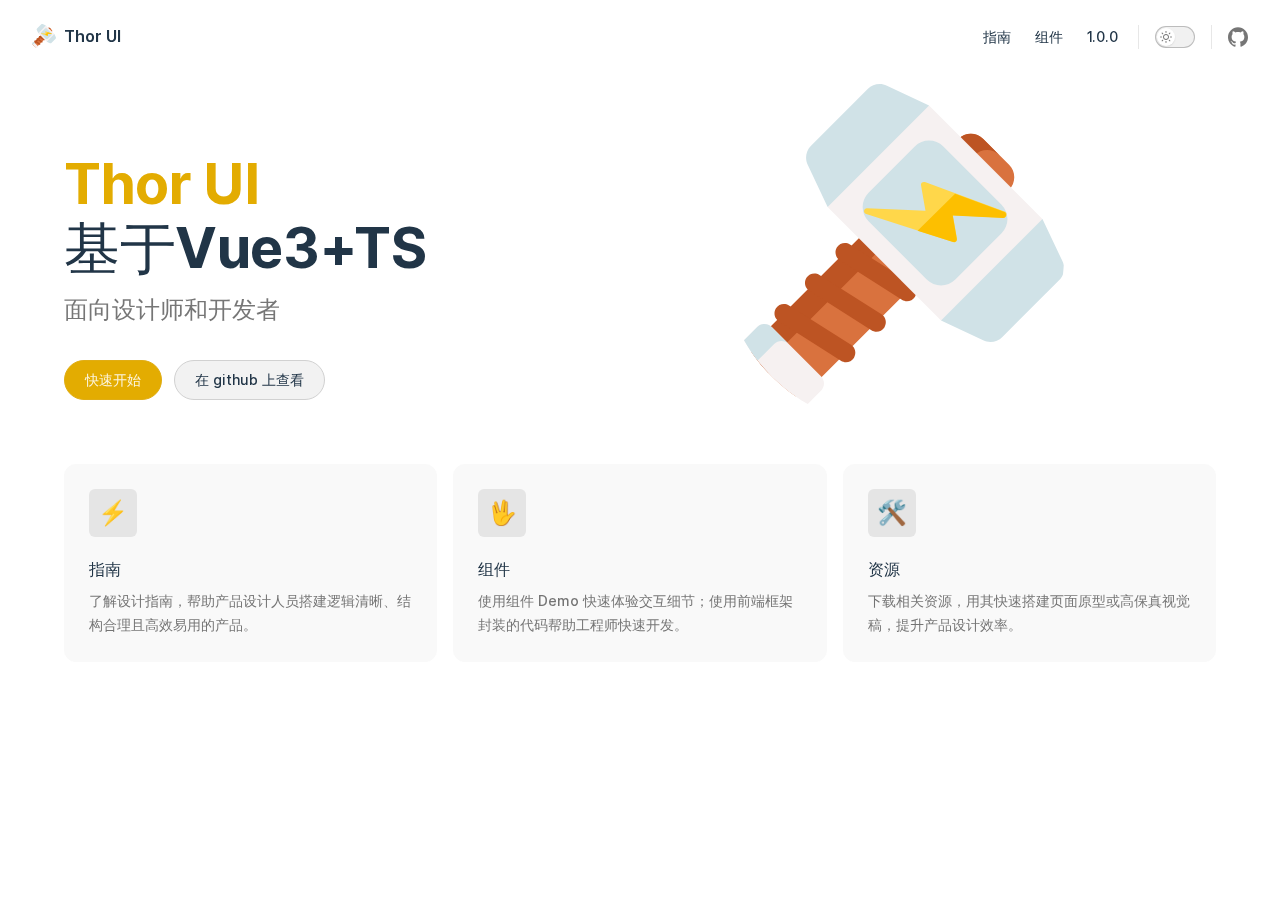
<file: index.html>
<!DOCTYPE html>
<html lang="en-US">
  <head>
    <meta charset="utf-8">
    <meta name="viewport" content="width=device-width,initial-scale=1">
    <title>A Vue 3 UI Framework | Thor UI</title>
    <meta name="description" content="an UI library based on Vue3 + TS">
    <link rel="stylesheet" href="/assets/style.7ca36b8d.css">
    <link rel="modulepreload" href="/assets/app.48a2e59a.js">
    <link rel="modulepreload" href="/assets/index.md.72b9e7bc.lean.js">
    
    <link rel="icon" href="/images/logo.svg">
  <meta name="viewport" content="width=device-width, initial-scale=1.0,user-scalable=no">
  <meta name="Keywords" content="前端,前端开发,组件库,vue3组件库,vue,vuejs,javascript,typescript,vite,css3,css,html,html5,js,ts,scss,sass,fighting-design,fighting,design,setup,eslint,es6,rollup,components,vitepress,vitest,element,element-ui,ui,element-plus,go,golang,web-components,web,jquery,less,eslint,commitlint,cli,types,node,test-utils,happy-dom,husky">
  <script id="check-dark-light">(()=>{const e=localStorage.getItem("vitepress-theme-appearance")||"",a=window.matchMedia("(prefers-color-scheme: dark)").matches;(!e||e==="auto"?a:e==="dark")&&document.documentElement.classList.add("dark")})();</script>
  </head>
  <body>
    <div id="app"><div class="Layout" data-v-1fb342a2 data-v-d00e870d><!--[--><!--]--><!--[--><span tabindex="-1" data-v-46091f03></span><a href="#VPContent" class="VPSkipLink visually-hidden" data-v-46091f03> Skip to content </a><!--]--><!----><header class="VPNav no-sidebar" data-v-d00e870d data-v-261cc033><div class="VPNavBar" data-v-261cc033 data-v-1d5ae854><div class="container" data-v-1d5ae854><div class="VPNavBarTitle" data-v-1d5ae854 data-v-7cd3734e><a class="title" href="/" data-v-7cd3734e><!--[--><!--]--><!--[--><img class="VPImage logo" src="/images/logo.svg" alt data-v-08c1c46d><!--]--><!--[-->Thor UI<!--]--><!--[--><!--]--></a></div><div class="content" data-v-1d5ae854><!--[--><!--]--><!----><nav aria-labelledby="main-nav-aria-label" class="VPNavBarMenu menu" data-v-1d5ae854 data-v-4e8ea035><span id="main-nav-aria-label" class="visually-hidden" data-v-4e8ea035>Main Navigation</span><!--[--><!--[--><a class="VPLink link VPNavBarMenuLink" href="/guide/installation.html" data-v-4e8ea035 data-v-29720c67 data-v-d9cce6e9><!--[-->指南<!--]--><!----></a><!--]--><!--[--><a class="VPLink link VPNavBarMenuLink" href="/components/button.html" data-v-4e8ea035 data-v-29720c67 data-v-d9cce6e9><!--[-->组件<!--]--><!----></a><!--]--><!--[--><a class="VPLink link VPNavBarMenuLink" href="https://www.npmjs.com/package/thor-ui" target="_blank" rel="noreferrer" data-v-4e8ea035 data-v-29720c67 data-v-d9cce6e9><!--[-->1.0.0<!--]--><!----></a><!--]--><!--]--></nav><!----><div class="VPNavBarAppearance appearance" data-v-1d5ae854 data-v-fa31fe1f><button class="VPSwitch VPSwitchAppearance" type="button" role="switch" aria-label="toggle dark mode" aria-checked="false" data-v-fa31fe1f data-v-bb269213 data-v-149cfdef><span class="check" data-v-149cfdef><span class="icon" data-v-149cfdef><!--[--><svg xmlns="http://www.w3.org/2000/svg" aria-hidden="true" focusable="false" viewbox="0 0 24 24" class="sun" data-v-bb269213><path d="M12,18c-3.3,0-6-2.7-6-6s2.7-6,6-6s6,2.7,6,6S15.3,18,12,18zM12,8c-2.2,0-4,1.8-4,4c0,2.2,1.8,4,4,4c2.2,0,4-1.8,4-4C16,9.8,14.2,8,12,8z"></path><path d="M12,4c-0.6,0-1-0.4-1-1V1c0-0.6,0.4-1,1-1s1,0.4,1,1v2C13,3.6,12.6,4,12,4z"></path><path d="M12,24c-0.6,0-1-0.4-1-1v-2c0-0.6,0.4-1,1-1s1,0.4,1,1v2C13,23.6,12.6,24,12,24z"></path><path d="M5.6,6.6c-0.3,0-0.5-0.1-0.7-0.3L3.5,4.9c-0.4-0.4-0.4-1,0-1.4s1-0.4,1.4,0l1.4,1.4c0.4,0.4,0.4,1,0,1.4C6.2,6.5,5.9,6.6,5.6,6.6z"></path><path d="M19.8,20.8c-0.3,0-0.5-0.1-0.7-0.3l-1.4-1.4c-0.4-0.4-0.4-1,0-1.4s1-0.4,1.4,0l1.4,1.4c0.4,0.4,0.4,1,0,1.4C20.3,20.7,20,20.8,19.8,20.8z"></path><path d="M3,13H1c-0.6,0-1-0.4-1-1s0.4-1,1-1h2c0.6,0,1,0.4,1,1S3.6,13,3,13z"></path><path d="M23,13h-2c-0.6,0-1-0.4-1-1s0.4-1,1-1h2c0.6,0,1,0.4,1,1S23.6,13,23,13z"></path><path d="M4.2,20.8c-0.3,0-0.5-0.1-0.7-0.3c-0.4-0.4-0.4-1,0-1.4l1.4-1.4c0.4-0.4,1-0.4,1.4,0s0.4,1,0,1.4l-1.4,1.4C4.7,20.7,4.5,20.8,4.2,20.8z"></path><path d="M18.4,6.6c-0.3,0-0.5-0.1-0.7-0.3c-0.4-0.4-0.4-1,0-1.4l1.4-1.4c0.4-0.4,1-0.4,1.4,0s0.4,1,0,1.4l-1.4,1.4C18.9,6.5,18.6,6.6,18.4,6.6z"></path></svg><svg xmlns="http://www.w3.org/2000/svg" aria-hidden="true" focusable="false" viewbox="0 0 24 24" class="moon" data-v-bb269213><path d="M12.1,22c-0.3,0-0.6,0-0.9,0c-5.5-0.5-9.5-5.4-9-10.9c0.4-4.8,4.2-8.6,9-9c0.4,0,0.8,0.2,1,0.5c0.2,0.3,0.2,0.8-0.1,1.1c-2,2.7-1.4,6.4,1.3,8.4c2.1,1.6,5,1.6,7.1,0c0.3-0.2,0.7-0.3,1.1-0.1c0.3,0.2,0.5,0.6,0.5,1c-0.2,2.7-1.5,5.1-3.6,6.8C16.6,21.2,14.4,22,12.1,22zM9.3,4.4c-2.9,1-5,3.6-5.2,6.8c-0.4,4.4,2.8,8.3,7.2,8.7c2.1,0.2,4.2-0.4,5.8-1.8c1.1-0.9,1.9-2.1,2.4-3.4c-2.5,0.9-5.3,0.5-7.5-1.1C9.2,11.4,8.1,7.7,9.3,4.4z"></path></svg><!--]--></span></span></button></div><div class="VPSocialLinks VPNavBarSocialLinks social-links" data-v-1d5ae854 data-v-dfe8cf56 data-v-3906d817><!--[--><a class="VPSocialLink" href="https://github.com/haihaixhj/thor-ui" target="_blank" rel="noopener" data-v-3906d817 data-v-4dfab725><svg role="img" viewBox="0 0 24 24" xmlns="http://www.w3.org/2000/svg"><title>GitHub</title><path d="M12 .297c-6.63 0-12 5.373-12 12 0 5.303 3.438 9.8 8.205 11.385.6.113.82-.258.82-.577 0-.285-.01-1.04-.015-2.04-3.338.724-4.042-1.61-4.042-1.61C4.422 18.07 3.633 17.7 3.633 17.7c-1.087-.744.084-.729.084-.729 1.205.084 1.838 1.236 1.838 1.236 1.07 1.835 2.809 1.305 3.495.998.108-.776.417-1.305.76-1.605-2.665-.3-5.466-1.332-5.466-5.93 0-1.31.465-2.38 1.235-3.22-.135-.303-.54-1.523.105-3.176 0 0 1.005-.322 3.3 1.23.96-.267 1.98-.399 3-.405 1.02.006 2.04.138 3 .405 2.28-1.552 3.285-1.23 3.285-1.23.645 1.653.24 2.873.12 3.176.765.84 1.23 1.91 1.23 3.22 0 4.61-2.805 5.625-5.475 5.92.42.36.81 1.096.81 2.22 0 1.606-.015 2.896-.015 3.286 0 .315.21.69.825.57C20.565 22.092 24 17.592 24 12.297c0-6.627-5.373-12-12-12"/></svg></a><!--]--></div><div class="VPFlyout VPNavBarExtra extra" data-v-1d5ae854 data-v-b0c74691 data-v-e84f2e4c><button type="button" class="button" aria-haspopup="true" aria-expanded="false" aria-label="extra navigation" data-v-e84f2e4c><svg xmlns="http://www.w3.org/2000/svg" aria-hidden="true" focusable="false" viewbox="0 0 24 24" class="icon" data-v-e84f2e4c><circle cx="12" cy="12" r="2"></circle><circle cx="19" cy="12" r="2"></circle><circle cx="5" cy="12" r="2"></circle></svg></button><div class="menu" data-v-e84f2e4c><div class="VPMenu" data-v-e84f2e4c data-v-bb67fe34><!----><!--[--><!--[--><!----><div class="group" data-v-b0c74691><div class="item appearance" data-v-b0c74691><p class="label" data-v-b0c74691>Appearance</p><div class="appearance-action" data-v-b0c74691><button class="VPSwitch VPSwitchAppearance" type="button" role="switch" aria-label="toggle dark mode" aria-checked="false" data-v-b0c74691 data-v-bb269213 data-v-149cfdef><span class="check" data-v-149cfdef><span class="icon" data-v-149cfdef><!--[--><svg xmlns="http://www.w3.org/2000/svg" aria-hidden="true" focusable="false" viewbox="0 0 24 24" class="sun" data-v-bb269213><path d="M12,18c-3.3,0-6-2.7-6-6s2.7-6,6-6s6,2.7,6,6S15.3,18,12,18zM12,8c-2.2,0-4,1.8-4,4c0,2.2,1.8,4,4,4c2.2,0,4-1.8,4-4C16,9.8,14.2,8,12,8z"></path><path d="M12,4c-0.6,0-1-0.4-1-1V1c0-0.6,0.4-1,1-1s1,0.4,1,1v2C13,3.6,12.6,4,12,4z"></path><path d="M12,24c-0.6,0-1-0.4-1-1v-2c0-0.6,0.4-1,1-1s1,0.4,1,1v2C13,23.6,12.6,24,12,24z"></path><path d="M5.6,6.6c-0.3,0-0.5-0.1-0.7-0.3L3.5,4.9c-0.4-0.4-0.4-1,0-1.4s1-0.4,1.4,0l1.4,1.4c0.4,0.4,0.4,1,0,1.4C6.2,6.5,5.9,6.6,5.6,6.6z"></path><path d="M19.8,20.8c-0.3,0-0.5-0.1-0.7-0.3l-1.4-1.4c-0.4-0.4-0.4-1,0-1.4s1-0.4,1.4,0l1.4,1.4c0.4,0.4,0.4,1,0,1.4C20.3,20.7,20,20.8,19.8,20.8z"></path><path d="M3,13H1c-0.6,0-1-0.4-1-1s0.4-1,1-1h2c0.6,0,1,0.4,1,1S3.6,13,3,13z"></path><path d="M23,13h-2c-0.6,0-1-0.4-1-1s0.4-1,1-1h2c0.6,0,1,0.4,1,1S23.6,13,23,13z"></path><path d="M4.2,20.8c-0.3,0-0.5-0.1-0.7-0.3c-0.4-0.4-0.4-1,0-1.4l1.4-1.4c0.4-0.4,1-0.4,1.4,0s0.4,1,0,1.4l-1.4,1.4C4.7,20.7,4.5,20.8,4.2,20.8z"></path><path d="M18.4,6.6c-0.3,0-0.5-0.1-0.7-0.3c-0.4-0.4-0.4-1,0-1.4l1.4-1.4c0.4-0.4,1-0.4,1.4,0s0.4,1,0,1.4l-1.4,1.4C18.9,6.5,18.6,6.6,18.4,6.6z"></path></svg><svg xmlns="http://www.w3.org/2000/svg" aria-hidden="true" focusable="false" viewbox="0 0 24 24" class="moon" data-v-bb269213><path d="M12.1,22c-0.3,0-0.6,0-0.9,0c-5.5-0.5-9.5-5.4-9-10.9c0.4-4.8,4.2-8.6,9-9c0.4,0,0.8,0.2,1,0.5c0.2,0.3,0.2,0.8-0.1,1.1c-2,2.7-1.4,6.4,1.3,8.4c2.1,1.6,5,1.6,7.1,0c0.3-0.2,0.7-0.3,1.1-0.1c0.3,0.2,0.5,0.6,0.5,1c-0.2,2.7-1.5,5.1-3.6,6.8C16.6,21.2,14.4,22,12.1,22zM9.3,4.4c-2.9,1-5,3.6-5.2,6.8c-0.4,4.4,2.8,8.3,7.2,8.7c2.1,0.2,4.2-0.4,5.8-1.8c1.1-0.9,1.9-2.1,2.4-3.4c-2.5,0.9-5.3,0.5-7.5-1.1C9.2,11.4,8.1,7.7,9.3,4.4z"></path></svg><!--]--></span></span></button></div></div></div><div class="group" data-v-b0c74691><div class="item social-links" data-v-b0c74691><div class="VPSocialLinks social-links-list" data-v-b0c74691 data-v-3906d817><!--[--><a class="VPSocialLink" href="https://github.com/haihaixhj/thor-ui" target="_blank" rel="noopener" data-v-3906d817 data-v-4dfab725><svg role="img" viewBox="0 0 24 24" xmlns="http://www.w3.org/2000/svg"><title>GitHub</title><path d="M12 .297c-6.63 0-12 5.373-12 12 0 5.303 3.438 9.8 8.205 11.385.6.113.82-.258.82-.577 0-.285-.01-1.04-.015-2.04-3.338.724-4.042-1.61-4.042-1.61C4.422 18.07 3.633 17.7 3.633 17.7c-1.087-.744.084-.729.084-.729 1.205.084 1.838 1.236 1.838 1.236 1.07 1.835 2.809 1.305 3.495.998.108-.776.417-1.305.76-1.605-2.665-.3-5.466-1.332-5.466-5.93 0-1.31.465-2.38 1.235-3.22-.135-.303-.54-1.523.105-3.176 0 0 1.005-.322 3.3 1.23.96-.267 1.98-.399 3-.405 1.02.006 2.04.138 3 .405 2.28-1.552 3.285-1.23 3.285-1.23.645 1.653.24 2.873.12 3.176.765.84 1.23 1.91 1.23 3.22 0 4.61-2.805 5.625-5.475 5.92.42.36.81 1.096.81 2.22 0 1.606-.015 2.896-.015 3.286 0 .315.21.69.825.57C20.565 22.092 24 17.592 24 12.297c0-6.627-5.373-12-12-12"/></svg></a><!--]--></div></div></div><!--]--><!--]--></div></div></div><!--[--><!--]--><button type="button" class="VPNavBarHamburger hamburger" aria-label="mobile navigation" aria-expanded="false" aria-controls="VPNavScreen" data-v-1d5ae854 data-v-83d31ffe><span class="container" data-v-83d31ffe><span class="top" data-v-83d31ffe></span><span class="middle" data-v-83d31ffe></span><span class="bottom" data-v-83d31ffe></span></span></button></div></div></div><!----></header><!----><!----><div class="VPContent is-home" id="VPContent" data-v-d00e870d data-v-57492dba><div class="VPHome" data-v-57492dba data-v-8056625c><!--[--><!--]--><div class="VPHero has-image VPHomeHero" data-v-8056625c data-v-ad3edd54><div class="container" data-v-ad3edd54><div class="main" data-v-ad3edd54><h1 class="name" data-v-ad3edd54><span class="clip" data-v-ad3edd54>Thor UI</span></h1><p class="text" data-v-ad3edd54>基于Vue3+TS</p><p class="tagline" data-v-ad3edd54>面向设计师和开发者</p><div class="actions" data-v-ad3edd54><!--[--><div class="action" data-v-ad3edd54><a class="VPButton medium brand" href="/guide/installation.html" data-v-ad3edd54 data-v-0364fe67>快速开始</a></div><div class="action" data-v-ad3edd54><a class="VPButton medium alt" href="https://github.com/haihaixhj/thor-ui" target="_blank" rel="noreferrer" data-v-ad3edd54 data-v-0364fe67>在 github 上查看</a></div><!--]--></div></div><div class="image" data-v-ad3edd54><div class="image-container" data-v-ad3edd54><div class="image-bg" data-v-ad3edd54></div><!--[--><img class="VPImage image-src" src="/images/logo.svg" alt="网站的 logo 图片" data-v-08c1c46d><!--]--></div></div></div></div><!--[--><!--]--><!--[--><!--]--><div class="VPFeatures VPHomeFeatures" data-v-8056625c data-v-65e7fd02><div class="container" data-v-65e7fd02><div class="items" data-v-65e7fd02><!--[--><div class="grid-3 item" data-v-65e7fd02><span class="VPLink VPFeature" data-v-65e7fd02 data-v-f990b91a data-v-d9cce6e9><!--[--><article class="box" data-v-f990b91a><div class="icon" data-v-f990b91a>⚡️</div><h2 class="title" data-v-f990b91a>指南</h2><p class="details" data-v-f990b91a>了解设计指南，帮助产品设计人员搭建逻辑清晰、结构合理且高效易用的产品。</p><!----></article><!--]--><!----></span></div><div class="grid-3 item" data-v-65e7fd02><span class="VPLink VPFeature" data-v-65e7fd02 data-v-f990b91a data-v-d9cce6e9><!--[--><article class="box" data-v-f990b91a><div class="icon" data-v-f990b91a>🖖</div><h2 class="title" data-v-f990b91a>组件</h2><p class="details" data-v-f990b91a>使用组件 Demo 快速体验交互细节；使用前端框架封装的代码帮助工程师快速开发。</p><!----></article><!--]--><!----></span></div><div class="grid-3 item" data-v-65e7fd02><span class="VPLink VPFeature" data-v-65e7fd02 data-v-f990b91a data-v-d9cce6e9><!--[--><article class="box" data-v-f990b91a><div class="icon" data-v-f990b91a>🛠️</div><h2 class="title" data-v-f990b91a>资源</h2><p class="details" data-v-f990b91a>下载相关资源，用其快速搭建页面原型或高保真视觉稿，提升产品设计效率。</p><!----></article><!--]--><!----></span></div><!--]--></div></div></div><!--[--><!--]--><div style="position:relative;" data-v-8056625c><div></div></div></div></div><!----><!--[--><!--]--></div></div>
    <script>__VP_HASH_MAP__ = JSON.parse("{\"components_button.md\":\"95bc70b7\",\"components_icon.md\":\"3187dc55\",\"components_link.md\":\"80baae08\",\"guide_installation.md\":\"8f0a304c\",\"guide_introduction.md\":\"f28b8d66\",\"guide_join.md\":\"0f557645\",\"guide_start.md\":\"b720150e\",\"index.md\":\"72b9e7bc\"}")</script>
    <script type="module" async src="/assets/app.48a2e59a.js"></script>
    
  </body>
</html>
</file>
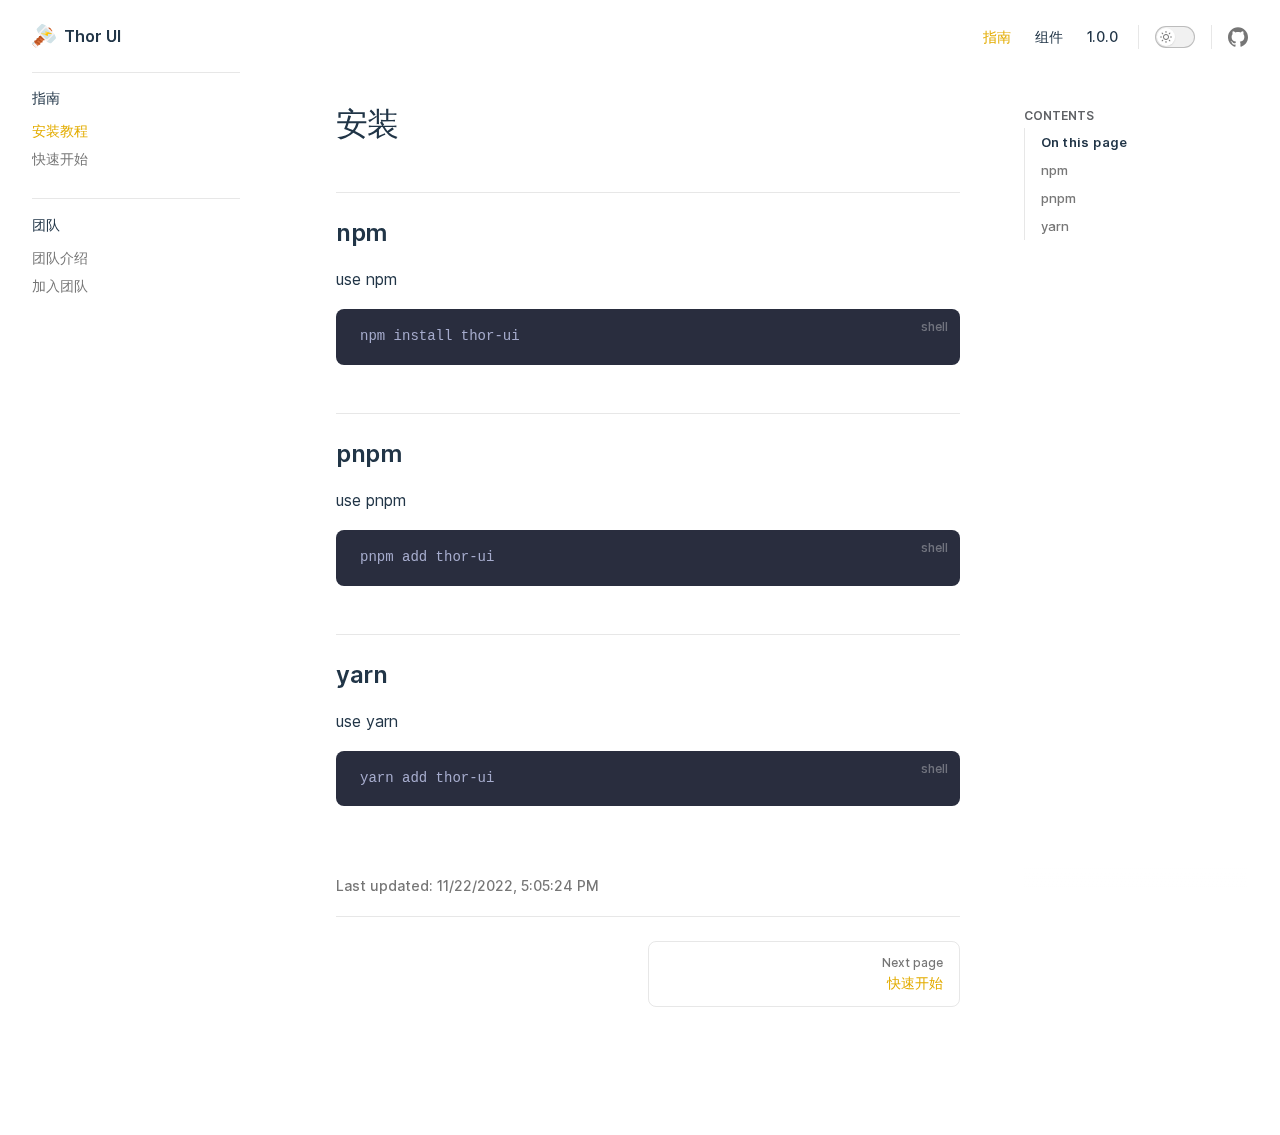
<file: guide/installation.html>
<!DOCTYPE html>
<html lang="en-US">
  <head>
    <meta charset="utf-8">
    <meta name="viewport" content="width=device-width,initial-scale=1">
    <title>安装 | Thor UI</title>
    <meta name="description" content="an UI library based on Vue3 + TS">
    <link rel="stylesheet" href="/assets/style.7ca36b8d.css">
    <link rel="modulepreload" href="/assets/app.48a2e59a.js">
    <link rel="modulepreload" href="/assets/guide_installation.md.8f0a304c.lean.js">
    
    <link rel="icon" href="/images/logo.svg">
  <meta name="viewport" content="width=device-width, initial-scale=1.0,user-scalable=no">
  <meta name="Keywords" content="前端,前端开发,组件库,vue3组件库,vue,vuejs,javascript,typescript,vite,css3,css,html,html5,js,ts,scss,sass,fighting-design,fighting,design,setup,eslint,es6,rollup,components,vitepress,vitest,element,element-ui,ui,element-plus,go,golang,web-components,web,jquery,less,eslint,commitlint,cli,types,node,test-utils,happy-dom,husky">
  <script id="check-dark-light">(()=>{const e=localStorage.getItem("vitepress-theme-appearance")||"",a=window.matchMedia("(prefers-color-scheme: dark)").matches;(!e||e==="auto"?a:e==="dark")&&document.documentElement.classList.add("dark")})();</script>
  </head>
  <body>
    <div id="app"><div class="Layout" data-v-1fb342a2 data-v-d00e870d><!--[--><!--]--><!--[--><span tabindex="-1" data-v-46091f03></span><a href="#VPContent" class="VPSkipLink visually-hidden" data-v-46091f03> Skip to content </a><!--]--><!----><header class="VPNav" data-v-d00e870d data-v-261cc033><div class="VPNavBar has-sidebar" data-v-261cc033 data-v-1d5ae854><div class="container" data-v-1d5ae854><div class="VPNavBarTitle has-sidebar" data-v-1d5ae854 data-v-7cd3734e><a class="title" href="/" data-v-7cd3734e><!--[--><!--]--><!--[--><img class="VPImage logo" src="/images/logo.svg" alt data-v-08c1c46d><!--]--><!--[-->Thor UI<!--]--><!--[--><!--]--></a></div><div class="content" data-v-1d5ae854><!--[--><!--]--><!----><nav aria-labelledby="main-nav-aria-label" class="VPNavBarMenu menu" data-v-1d5ae854 data-v-4e8ea035><span id="main-nav-aria-label" class="visually-hidden" data-v-4e8ea035>Main Navigation</span><!--[--><!--[--><a class="VPLink link VPNavBarMenuLink active" href="/guide/installation.html" data-v-4e8ea035 data-v-29720c67 data-v-d9cce6e9><!--[-->指南<!--]--><!----></a><!--]--><!--[--><a class="VPLink link VPNavBarMenuLink" href="/components/button.html" data-v-4e8ea035 data-v-29720c67 data-v-d9cce6e9><!--[-->组件<!--]--><!----></a><!--]--><!--[--><a class="VPLink link VPNavBarMenuLink" href="https://www.npmjs.com/package/thor-ui" target="_blank" rel="noreferrer" data-v-4e8ea035 data-v-29720c67 data-v-d9cce6e9><!--[-->1.0.0<!--]--><!----></a><!--]--><!--]--></nav><!----><div class="VPNavBarAppearance appearance" data-v-1d5ae854 data-v-fa31fe1f><button class="VPSwitch VPSwitchAppearance" type="button" role="switch" aria-label="toggle dark mode" aria-checked="false" data-v-fa31fe1f data-v-bb269213 data-v-149cfdef><span class="check" data-v-149cfdef><span class="icon" data-v-149cfdef><!--[--><svg xmlns="http://www.w3.org/2000/svg" aria-hidden="true" focusable="false" viewbox="0 0 24 24" class="sun" data-v-bb269213><path d="M12,18c-3.3,0-6-2.7-6-6s2.7-6,6-6s6,2.7,6,6S15.3,18,12,18zM12,8c-2.2,0-4,1.8-4,4c0,2.2,1.8,4,4,4c2.2,0,4-1.8,4-4C16,9.8,14.2,8,12,8z"></path><path d="M12,4c-0.6,0-1-0.4-1-1V1c0-0.6,0.4-1,1-1s1,0.4,1,1v2C13,3.6,12.6,4,12,4z"></path><path d="M12,24c-0.6,0-1-0.4-1-1v-2c0-0.6,0.4-1,1-1s1,0.4,1,1v2C13,23.6,12.6,24,12,24z"></path><path d="M5.6,6.6c-0.3,0-0.5-0.1-0.7-0.3L3.5,4.9c-0.4-0.4-0.4-1,0-1.4s1-0.4,1.4,0l1.4,1.4c0.4,0.4,0.4,1,0,1.4C6.2,6.5,5.9,6.6,5.6,6.6z"></path><path d="M19.8,20.8c-0.3,0-0.5-0.1-0.7-0.3l-1.4-1.4c-0.4-0.4-0.4-1,0-1.4s1-0.4,1.4,0l1.4,1.4c0.4,0.4,0.4,1,0,1.4C20.3,20.7,20,20.8,19.8,20.8z"></path><path d="M3,13H1c-0.6,0-1-0.4-1-1s0.4-1,1-1h2c0.6,0,1,0.4,1,1S3.6,13,3,13z"></path><path d="M23,13h-2c-0.6,0-1-0.4-1-1s0.4-1,1-1h2c0.6,0,1,0.4,1,1S23.6,13,23,13z"></path><path d="M4.2,20.8c-0.3,0-0.5-0.1-0.7-0.3c-0.4-0.4-0.4-1,0-1.4l1.4-1.4c0.4-0.4,1-0.4,1.4,0s0.4,1,0,1.4l-1.4,1.4C4.7,20.7,4.5,20.8,4.2,20.8z"></path><path d="M18.4,6.6c-0.3,0-0.5-0.1-0.7-0.3c-0.4-0.4-0.4-1,0-1.4l1.4-1.4c0.4-0.4,1-0.4,1.4,0s0.4,1,0,1.4l-1.4,1.4C18.9,6.5,18.6,6.6,18.4,6.6z"></path></svg><svg xmlns="http://www.w3.org/2000/svg" aria-hidden="true" focusable="false" viewbox="0 0 24 24" class="moon" data-v-bb269213><path d="M12.1,22c-0.3,0-0.6,0-0.9,0c-5.5-0.5-9.5-5.4-9-10.9c0.4-4.8,4.2-8.6,9-9c0.4,0,0.8,0.2,1,0.5c0.2,0.3,0.2,0.8-0.1,1.1c-2,2.7-1.4,6.4,1.3,8.4c2.1,1.6,5,1.6,7.1,0c0.3-0.2,0.7-0.3,1.1-0.1c0.3,0.2,0.5,0.6,0.5,1c-0.2,2.7-1.5,5.1-3.6,6.8C16.6,21.2,14.4,22,12.1,22zM9.3,4.4c-2.9,1-5,3.6-5.2,6.8c-0.4,4.4,2.8,8.3,7.2,8.7c2.1,0.2,4.2-0.4,5.8-1.8c1.1-0.9,1.9-2.1,2.4-3.4c-2.5,0.9-5.3,0.5-7.5-1.1C9.2,11.4,8.1,7.7,9.3,4.4z"></path></svg><!--]--></span></span></button></div><div class="VPSocialLinks VPNavBarSocialLinks social-links" data-v-1d5ae854 data-v-dfe8cf56 data-v-3906d817><!--[--><a class="VPSocialLink" href="https://github.com/haihaixhj/thor-ui" target="_blank" rel="noopener" data-v-3906d817 data-v-4dfab725><svg role="img" viewBox="0 0 24 24" xmlns="http://www.w3.org/2000/svg"><title>GitHub</title><path d="M12 .297c-6.63 0-12 5.373-12 12 0 5.303 3.438 9.8 8.205 11.385.6.113.82-.258.82-.577 0-.285-.01-1.04-.015-2.04-3.338.724-4.042-1.61-4.042-1.61C4.422 18.07 3.633 17.7 3.633 17.7c-1.087-.744.084-.729.084-.729 1.205.084 1.838 1.236 1.838 1.236 1.07 1.835 2.809 1.305 3.495.998.108-.776.417-1.305.76-1.605-2.665-.3-5.466-1.332-5.466-5.93 0-1.31.465-2.38 1.235-3.22-.135-.303-.54-1.523.105-3.176 0 0 1.005-.322 3.3 1.23.96-.267 1.98-.399 3-.405 1.02.006 2.04.138 3 .405 2.28-1.552 3.285-1.23 3.285-1.23.645 1.653.24 2.873.12 3.176.765.84 1.23 1.91 1.23 3.22 0 4.61-2.805 5.625-5.475 5.92.42.36.81 1.096.81 2.22 0 1.606-.015 2.896-.015 3.286 0 .315.21.69.825.57C20.565 22.092 24 17.592 24 12.297c0-6.627-5.373-12-12-12"/></svg></a><!--]--></div><div class="VPFlyout VPNavBarExtra extra" data-v-1d5ae854 data-v-b0c74691 data-v-e84f2e4c><button type="button" class="button" aria-haspopup="true" aria-expanded="false" aria-label="extra navigation" data-v-e84f2e4c><svg xmlns="http://www.w3.org/2000/svg" aria-hidden="true" focusable="false" viewbox="0 0 24 24" class="icon" data-v-e84f2e4c><circle cx="12" cy="12" r="2"></circle><circle cx="19" cy="12" r="2"></circle><circle cx="5" cy="12" r="2"></circle></svg></button><div class="menu" data-v-e84f2e4c><div class="VPMenu" data-v-e84f2e4c data-v-bb67fe34><!----><!--[--><!--[--><!----><div class="group" data-v-b0c74691><div class="item appearance" data-v-b0c74691><p class="label" data-v-b0c74691>Appearance</p><div class="appearance-action" data-v-b0c74691><button class="VPSwitch VPSwitchAppearance" type="button" role="switch" aria-label="toggle dark mode" aria-checked="false" data-v-b0c74691 data-v-bb269213 data-v-149cfdef><span class="check" data-v-149cfdef><span class="icon" data-v-149cfdef><!--[--><svg xmlns="http://www.w3.org/2000/svg" aria-hidden="true" focusable="false" viewbox="0 0 24 24" class="sun" data-v-bb269213><path d="M12,18c-3.3,0-6-2.7-6-6s2.7-6,6-6s6,2.7,6,6S15.3,18,12,18zM12,8c-2.2,0-4,1.8-4,4c0,2.2,1.8,4,4,4c2.2,0,4-1.8,4-4C16,9.8,14.2,8,12,8z"></path><path d="M12,4c-0.6,0-1-0.4-1-1V1c0-0.6,0.4-1,1-1s1,0.4,1,1v2C13,3.6,12.6,4,12,4z"></path><path d="M12,24c-0.6,0-1-0.4-1-1v-2c0-0.6,0.4-1,1-1s1,0.4,1,1v2C13,23.6,12.6,24,12,24z"></path><path d="M5.6,6.6c-0.3,0-0.5-0.1-0.7-0.3L3.5,4.9c-0.4-0.4-0.4-1,0-1.4s1-0.4,1.4,0l1.4,1.4c0.4,0.4,0.4,1,0,1.4C6.2,6.5,5.9,6.6,5.6,6.6z"></path><path d="M19.8,20.8c-0.3,0-0.5-0.1-0.7-0.3l-1.4-1.4c-0.4-0.4-0.4-1,0-1.4s1-0.4,1.4,0l1.4,1.4c0.4,0.4,0.4,1,0,1.4C20.3,20.7,20,20.8,19.8,20.8z"></path><path d="M3,13H1c-0.6,0-1-0.4-1-1s0.4-1,1-1h2c0.6,0,1,0.4,1,1S3.6,13,3,13z"></path><path d="M23,13h-2c-0.6,0-1-0.4-1-1s0.4-1,1-1h2c0.6,0,1,0.4,1,1S23.6,13,23,13z"></path><path d="M4.2,20.8c-0.3,0-0.5-0.1-0.7-0.3c-0.4-0.4-0.4-1,0-1.4l1.4-1.4c0.4-0.4,1-0.4,1.4,0s0.4,1,0,1.4l-1.4,1.4C4.7,20.7,4.5,20.8,4.2,20.8z"></path><path d="M18.4,6.6c-0.3,0-0.5-0.1-0.7-0.3c-0.4-0.4-0.4-1,0-1.4l1.4-1.4c0.4-0.4,1-0.4,1.4,0s0.4,1,0,1.4l-1.4,1.4C18.9,6.5,18.6,6.6,18.4,6.6z"></path></svg><svg xmlns="http://www.w3.org/2000/svg" aria-hidden="true" focusable="false" viewbox="0 0 24 24" class="moon" data-v-bb269213><path d="M12.1,22c-0.3,0-0.6,0-0.9,0c-5.5-0.5-9.5-5.4-9-10.9c0.4-4.8,4.2-8.6,9-9c0.4,0,0.8,0.2,1,0.5c0.2,0.3,0.2,0.8-0.1,1.1c-2,2.7-1.4,6.4,1.3,8.4c2.1,1.6,5,1.6,7.1,0c0.3-0.2,0.7-0.3,1.1-0.1c0.3,0.2,0.5,0.6,0.5,1c-0.2,2.7-1.5,5.1-3.6,6.8C16.6,21.2,14.4,22,12.1,22zM9.3,4.4c-2.9,1-5,3.6-5.2,6.8c-0.4,4.4,2.8,8.3,7.2,8.7c2.1,0.2,4.2-0.4,5.8-1.8c1.1-0.9,1.9-2.1,2.4-3.4c-2.5,0.9-5.3,0.5-7.5-1.1C9.2,11.4,8.1,7.7,9.3,4.4z"></path></svg><!--]--></span></span></button></div></div></div><div class="group" data-v-b0c74691><div class="item social-links" data-v-b0c74691><div class="VPSocialLinks social-links-list" data-v-b0c74691 data-v-3906d817><!--[--><a class="VPSocialLink" href="https://github.com/haihaixhj/thor-ui" target="_blank" rel="noopener" data-v-3906d817 data-v-4dfab725><svg role="img" viewBox="0 0 24 24" xmlns="http://www.w3.org/2000/svg"><title>GitHub</title><path d="M12 .297c-6.63 0-12 5.373-12 12 0 5.303 3.438 9.8 8.205 11.385.6.113.82-.258.82-.577 0-.285-.01-1.04-.015-2.04-3.338.724-4.042-1.61-4.042-1.61C4.422 18.07 3.633 17.7 3.633 17.7c-1.087-.744.084-.729.084-.729 1.205.084 1.838 1.236 1.838 1.236 1.07 1.835 2.809 1.305 3.495.998.108-.776.417-1.305.76-1.605-2.665-.3-5.466-1.332-5.466-5.93 0-1.31.465-2.38 1.235-3.22-.135-.303-.54-1.523.105-3.176 0 0 1.005-.322 3.3 1.23.96-.267 1.98-.399 3-.405 1.02.006 2.04.138 3 .405 2.28-1.552 3.285-1.23 3.285-1.23.645 1.653.24 2.873.12 3.176.765.84 1.23 1.91 1.23 3.22 0 4.61-2.805 5.625-5.475 5.92.42.36.81 1.096.81 2.22 0 1.606-.015 2.896-.015 3.286 0 .315.21.69.825.57C20.565 22.092 24 17.592 24 12.297c0-6.627-5.373-12-12-12"/></svg></a><!--]--></div></div></div><!--]--><!--]--></div></div></div><!--[--><!--]--><button type="button" class="VPNavBarHamburger hamburger" aria-label="mobile navigation" aria-expanded="false" aria-controls="VPNavScreen" data-v-1d5ae854 data-v-83d31ffe><span class="container" data-v-83d31ffe><span class="top" data-v-83d31ffe></span><span class="middle" data-v-83d31ffe></span><span class="bottom" data-v-83d31ffe></span></span></button></div></div></div><!----></header><div class="VPLocalNav" data-v-d00e870d data-v-cd93ec7b><button class="menu" aria-expanded="false" aria-controls="VPSidebarNav" data-v-cd93ec7b><svg xmlns="http://www.w3.org/2000/svg" aria-hidden="true" focusable="false" viewbox="0 0 24 24" class="menu-icon" data-v-cd93ec7b><path d="M17,11H3c-0.6,0-1-0.4-1-1s0.4-1,1-1h14c0.6,0,1,0.4,1,1S17.6,11,17,11z"></path><path d="M21,7H3C2.4,7,2,6.6,2,6s0.4-1,1-1h18c0.6,0,1,0.4,1,1S21.6,7,21,7z"></path><path d="M21,15H3c-0.6,0-1-0.4-1-1s0.4-1,1-1h18c0.6,0,1,0.4,1,1S21.6,15,21,15z"></path><path d="M17,19H3c-0.6,0-1-0.4-1-1s0.4-1,1-1h14c0.6,0,1,0.4,1,1S17.6,19,17,19z"></path></svg><span class="menu-text" data-v-cd93ec7b>Menu</span></button><a class="top-link" href="#" data-v-cd93ec7b> Return to top </a></div><aside class="VPSidebar" data-v-d00e870d data-v-73b9fc10><nav class="nav" id="VPSidebarNav" aria-labelledby="sidebar-aria-label" tabindex="-1" data-v-73b9fc10><span class="visually-hidden" id="sidebar-aria-label" data-v-73b9fc10> Sidebar Navigation </span><!--[--><!--]--><!--[--><div class="group" data-v-73b9fc10><section class="VPSidebarGroup" data-v-73b9fc10 data-v-f5fcb707><div class="title" data-v-f5fcb707><h2 class="title-text" data-v-f5fcb707>指南</h2><div class="action" data-v-f5fcb707><svg xmlns="http://www.w3.org/2000/svg" xmlns:xlink="http://www.w3.org/1999/xlink" viewbox="0 0 24 24" class="icon minus" data-v-f5fcb707><path d="M19,2H5C3.3,2,2,3.3,2,5v14c0,1.7,1.3,3,3,3h14c1.7,0,3-1.3,3-3V5C22,3.3,20.7,2,19,2zM20,19c0,0.6-0.4,1-1,1H5c-0.6,0-1-0.4-1-1V5c0-0.6,0.4-1,1-1h14c0.6,0,1,0.4,1,1V19z"></path><path d="M16,11H8c-0.6,0-1,0.4-1,1s0.4,1,1,1h8c0.6,0,1-0.4,1-1S16.6,11,16,11z"></path></svg><svg version="1.1" xmlns="http://www.w3.org/2000/svg" viewbox="0 0 24 24" class="icon plus" data-v-f5fcb707><path d="M19,2H5C3.3,2,2,3.3,2,5v14c0,1.7,1.3,3,3,3h14c1.7,0,3-1.3,3-3V5C22,3.3,20.7,2,19,2z M20,19c0,0.6-0.4,1-1,1H5c-0.6,0-1-0.4-1-1V5c0-0.6,0.4-1,1-1h14c0.6,0,1,0.4,1,1V19z"></path><path d="M16,11h-3V8c0-0.6-0.4-1-1-1s-1,0.4-1,1v3H8c-0.6,0-1,0.4-1,1s0.4,1,1,1h3v3c0,0.6,0.4,1,1,1s1-0.4,1-1v-3h3c0.6,0,1-0.4,1-1S16.6,11,16,11z"></path></svg></div></div><div class="items" data-v-f5fcb707><!--[--><!--[--><a class="VPLink link link active" href="/guide/installation.html" style="padding-left:0px;" data-v-7b8d73d9 data-v-d9cce6e9><!--[--><span class="link-text" data-v-7b8d73d9>安装教程</span><!--]--><!----></a><!----><!--]--><!--[--><a class="VPLink link link" href="/guide/start.html" style="padding-left:0px;" data-v-7b8d73d9 data-v-d9cce6e9><!--[--><span class="link-text" data-v-7b8d73d9>快速开始</span><!--]--><!----></a><!----><!--]--><!--]--></div></section></div><div class="group" data-v-73b9fc10><section class="VPSidebarGroup" data-v-73b9fc10 data-v-f5fcb707><div class="title" data-v-f5fcb707><h2 class="title-text" data-v-f5fcb707>团队</h2><div class="action" data-v-f5fcb707><svg xmlns="http://www.w3.org/2000/svg" xmlns:xlink="http://www.w3.org/1999/xlink" viewbox="0 0 24 24" class="icon minus" data-v-f5fcb707><path d="M19,2H5C3.3,2,2,3.3,2,5v14c0,1.7,1.3,3,3,3h14c1.7,0,3-1.3,3-3V5C22,3.3,20.7,2,19,2zM20,19c0,0.6-0.4,1-1,1H5c-0.6,0-1-0.4-1-1V5c0-0.6,0.4-1,1-1h14c0.6,0,1,0.4,1,1V19z"></path><path d="M16,11H8c-0.6,0-1,0.4-1,1s0.4,1,1,1h8c0.6,0,1-0.4,1-1S16.6,11,16,11z"></path></svg><svg version="1.1" xmlns="http://www.w3.org/2000/svg" viewbox="0 0 24 24" class="icon plus" data-v-f5fcb707><path d="M19,2H5C3.3,2,2,3.3,2,5v14c0,1.7,1.3,3,3,3h14c1.7,0,3-1.3,3-3V5C22,3.3,20.7,2,19,2z M20,19c0,0.6-0.4,1-1,1H5c-0.6,0-1-0.4-1-1V5c0-0.6,0.4-1,1-1h14c0.6,0,1,0.4,1,1V19z"></path><path d="M16,11h-3V8c0-0.6-0.4-1-1-1s-1,0.4-1,1v3H8c-0.6,0-1,0.4-1,1s0.4,1,1,1h3v3c0,0.6,0.4,1,1,1s1-0.4,1-1v-3h3c0.6,0,1-0.4,1-1S16.6,11,16,11z"></path></svg></div></div><div class="items" data-v-f5fcb707><!--[--><!--[--><a class="VPLink link link" href="/guide/introduction.html" style="padding-left:0px;" data-v-7b8d73d9 data-v-d9cce6e9><!--[--><span class="link-text" data-v-7b8d73d9>团队介绍</span><!--]--><!----></a><!----><!--]--><!--[--><a class="VPLink link link" href="/guide/join.html" style="padding-left:0px;" data-v-7b8d73d9 data-v-d9cce6e9><!--[--><span class="link-text" data-v-7b8d73d9>加入团队</span><!--]--><!----></a><!----><!--]--><!--]--></div></section></div><!--]--><!--[--><!--]--></nav></aside><div class="VPContent has-sidebar" id="VPContent" data-v-d00e870d data-v-57492dba><div class="VPDoc has-sidebar has-aside" data-v-57492dba data-v-59a5f721><div class="container" data-v-59a5f721><div class="aside" data-v-59a5f721><div class="aside-curtain" data-v-59a5f721></div><div class="aside-container" data-v-59a5f721><div class="aside-content" data-v-59a5f721><div class="VPDocAside" data-v-59a5f721 data-v-808d1cec><!--[--><!--]--><!--[--><!--[--><!--[--><!--[--><span class="content__header" data-v-1fb342a2>CONTENTS</span><!--]--><!--]--><!--]--><!--]--><div class="VPDocAsideOutline" data-v-808d1cec data-v-f9e0e34f><div class="content" data-v-f9e0e34f><div class="outline-marker" data-v-f9e0e34f></div><div class="outline-title" data-v-f9e0e34f>On this page</div><nav aria-labelledby="doc-outline-aria-label" data-v-f9e0e34f><span class="visually-hidden" id="doc-outline-aria-label" data-v-f9e0e34f> Table of Contents for current page </span><ul class="root" data-v-f9e0e34f data-v-a3684197><!--[--><!--]--></ul></nav></div></div><!--[--><!--]--><div class="spacer" data-v-808d1cec></div><!--[--><!--]--><!----><!--[--><!--]--><!--[--><!--]--></div></div></div></div><div class="content" data-v-59a5f721><div class="content-container" data-v-59a5f721><!--[--><!--]--><main class="main" data-v-59a5f721><div style="position:relative;" class="vp-doc _guide_installation" data-v-59a5f721><div><h1 id="安装" tabindex="-1">安装 <a class="header-anchor" href="#安装" aria-hidden="true">#</a></h1><h2 id="npm" tabindex="-1">npm <a class="header-anchor" href="#npm" aria-hidden="true">#</a></h2><p>use npm</p><div class="language-shell"><button title="Copy Code" class="copy"></button><span class="lang">shell</span><pre class="shiki"><code><span class="line"><span style="color:#A6ACCD;">npm install thor-ui</span></span>
<span class="line"></span></code></pre></div><h2 id="pnpm" tabindex="-1">pnpm <a class="header-anchor" href="#pnpm" aria-hidden="true">#</a></h2><p>use pnpm</p><div class="language-shell"><button title="Copy Code" class="copy"></button><span class="lang">shell</span><pre class="shiki"><code><span class="line"><span style="color:#A6ACCD;">pnpm add thor-ui</span></span>
<span class="line"></span></code></pre></div><h2 id="yarn" tabindex="-1">yarn <a class="header-anchor" href="#yarn" aria-hidden="true">#</a></h2><p>use yarn</p><div class="language-shell"><button title="Copy Code" class="copy"></button><span class="lang">shell</span><pre class="shiki"><code><span class="line"><span style="color:#A6ACCD;">yarn add thor-ui</span></span>
<span class="line"></span></code></pre></div></div></div></main><!--[--><!--]--><footer class="VPDocFooter" data-v-59a5f721 data-v-f946c895><div class="edit-info" data-v-f946c895><!----><div class="last-updated" data-v-f946c895><p class="VPLastUpdated" data-v-f946c895 data-v-af23569c>Last updated: <time datetime="2022-11-22T17:05:24.000Z" data-v-af23569c></time></p></div></div><div class="prev-next" data-v-f946c895><div class="pager" data-v-f946c895><!----></div><div class="pager" data-v-f946c895><a class="pager-link next" href="/guide/start.html" data-v-f946c895><span class="desc" data-v-f946c895>Next page</span><span class="title" data-v-f946c895>快速开始</span></a></div></div></footer><!--[--><!--]--></div></div></div></div></div><!----><!--[--><!--]--></div></div>
    <script>__VP_HASH_MAP__ = JSON.parse("{\"components_button.md\":\"95bc70b7\",\"components_icon.md\":\"3187dc55\",\"components_link.md\":\"80baae08\",\"guide_installation.md\":\"8f0a304c\",\"guide_introduction.md\":\"f28b8d66\",\"guide_join.md\":\"0f557645\",\"guide_start.md\":\"b720150e\",\"index.md\":\"72b9e7bc\"}")</script>
    <script type="module" async src="/assets/app.48a2e59a.js"></script>
    
  </body>
</html>
</file>
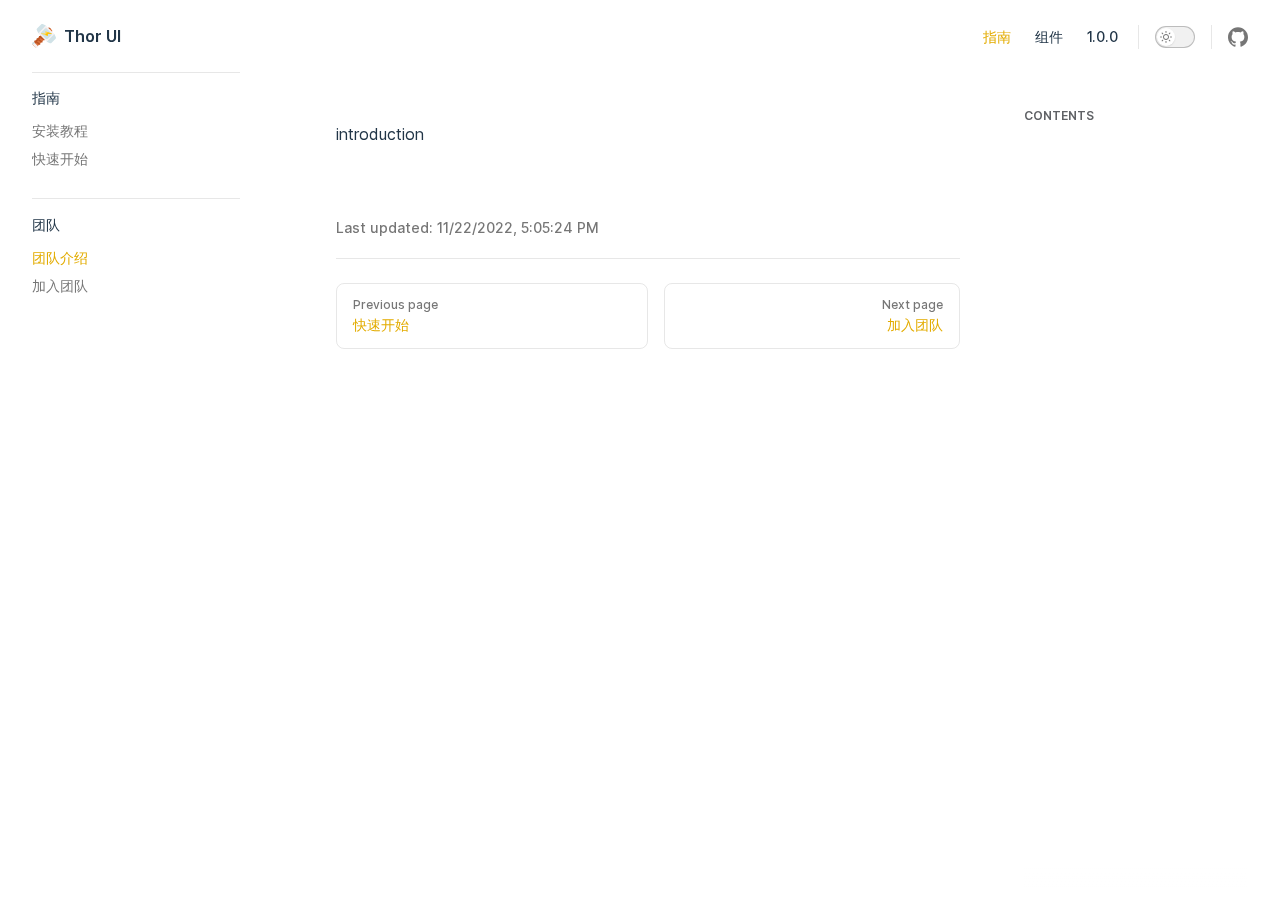
<file: guide/introduction.html>
<!DOCTYPE html>
<html lang="en-US">
  <head>
    <meta charset="utf-8">
    <meta name="viewport" content="width=device-width,initial-scale=1">
    <title>Thor UI | Thor UI</title>
    <meta name="description" content="an UI library based on Vue3 + TS">
    <link rel="stylesheet" href="/assets/style.7ca36b8d.css">
    <link rel="modulepreload" href="/assets/app.48a2e59a.js">
    <link rel="modulepreload" href="/assets/guide_introduction.md.f28b8d66.lean.js">
    
    <link rel="icon" href="/images/logo.svg">
  <meta name="viewport" content="width=device-width, initial-scale=1.0,user-scalable=no">
  <meta name="Keywords" content="前端,前端开发,组件库,vue3组件库,vue,vuejs,javascript,typescript,vite,css3,css,html,html5,js,ts,scss,sass,fighting-design,fighting,design,setup,eslint,es6,rollup,components,vitepress,vitest,element,element-ui,ui,element-plus,go,golang,web-components,web,jquery,less,eslint,commitlint,cli,types,node,test-utils,happy-dom,husky">
  <script id="check-dark-light">(()=>{const e=localStorage.getItem("vitepress-theme-appearance")||"",a=window.matchMedia("(prefers-color-scheme: dark)").matches;(!e||e==="auto"?a:e==="dark")&&document.documentElement.classList.add("dark")})();</script>
  </head>
  <body>
    <div id="app"><div class="Layout" data-v-1fb342a2 data-v-d00e870d><!--[--><!--]--><!--[--><span tabindex="-1" data-v-46091f03></span><a href="#VPContent" class="VPSkipLink visually-hidden" data-v-46091f03> Skip to content </a><!--]--><!----><header class="VPNav" data-v-d00e870d data-v-261cc033><div class="VPNavBar has-sidebar" data-v-261cc033 data-v-1d5ae854><div class="container" data-v-1d5ae854><div class="VPNavBarTitle has-sidebar" data-v-1d5ae854 data-v-7cd3734e><a class="title" href="/" data-v-7cd3734e><!--[--><!--]--><!--[--><img class="VPImage logo" src="/images/logo.svg" alt data-v-08c1c46d><!--]--><!--[-->Thor UI<!--]--><!--[--><!--]--></a></div><div class="content" data-v-1d5ae854><!--[--><!--]--><!----><nav aria-labelledby="main-nav-aria-label" class="VPNavBarMenu menu" data-v-1d5ae854 data-v-4e8ea035><span id="main-nav-aria-label" class="visually-hidden" data-v-4e8ea035>Main Navigation</span><!--[--><!--[--><a class="VPLink link VPNavBarMenuLink active" href="/guide/installation.html" data-v-4e8ea035 data-v-29720c67 data-v-d9cce6e9><!--[-->指南<!--]--><!----></a><!--]--><!--[--><a class="VPLink link VPNavBarMenuLink" href="/components/button.html" data-v-4e8ea035 data-v-29720c67 data-v-d9cce6e9><!--[-->组件<!--]--><!----></a><!--]--><!--[--><a class="VPLink link VPNavBarMenuLink" href="https://www.npmjs.com/package/thor-ui" target="_blank" rel="noreferrer" data-v-4e8ea035 data-v-29720c67 data-v-d9cce6e9><!--[-->1.0.0<!--]--><!----></a><!--]--><!--]--></nav><!----><div class="VPNavBarAppearance appearance" data-v-1d5ae854 data-v-fa31fe1f><button class="VPSwitch VPSwitchAppearance" type="button" role="switch" aria-label="toggle dark mode" aria-checked="false" data-v-fa31fe1f data-v-bb269213 data-v-149cfdef><span class="check" data-v-149cfdef><span class="icon" data-v-149cfdef><!--[--><svg xmlns="http://www.w3.org/2000/svg" aria-hidden="true" focusable="false" viewbox="0 0 24 24" class="sun" data-v-bb269213><path d="M12,18c-3.3,0-6-2.7-6-6s2.7-6,6-6s6,2.7,6,6S15.3,18,12,18zM12,8c-2.2,0-4,1.8-4,4c0,2.2,1.8,4,4,4c2.2,0,4-1.8,4-4C16,9.8,14.2,8,12,8z"></path><path d="M12,4c-0.6,0-1-0.4-1-1V1c0-0.6,0.4-1,1-1s1,0.4,1,1v2C13,3.6,12.6,4,12,4z"></path><path d="M12,24c-0.6,0-1-0.4-1-1v-2c0-0.6,0.4-1,1-1s1,0.4,1,1v2C13,23.6,12.6,24,12,24z"></path><path d="M5.6,6.6c-0.3,0-0.5-0.1-0.7-0.3L3.5,4.9c-0.4-0.4-0.4-1,0-1.4s1-0.4,1.4,0l1.4,1.4c0.4,0.4,0.4,1,0,1.4C6.2,6.5,5.9,6.6,5.6,6.6z"></path><path d="M19.8,20.8c-0.3,0-0.5-0.1-0.7-0.3l-1.4-1.4c-0.4-0.4-0.4-1,0-1.4s1-0.4,1.4,0l1.4,1.4c0.4,0.4,0.4,1,0,1.4C20.3,20.7,20,20.8,19.8,20.8z"></path><path d="M3,13H1c-0.6,0-1-0.4-1-1s0.4-1,1-1h2c0.6,0,1,0.4,1,1S3.6,13,3,13z"></path><path d="M23,13h-2c-0.6,0-1-0.4-1-1s0.4-1,1-1h2c0.6,0,1,0.4,1,1S23.6,13,23,13z"></path><path d="M4.2,20.8c-0.3,0-0.5-0.1-0.7-0.3c-0.4-0.4-0.4-1,0-1.4l1.4-1.4c0.4-0.4,1-0.4,1.4,0s0.4,1,0,1.4l-1.4,1.4C4.7,20.7,4.5,20.8,4.2,20.8z"></path><path d="M18.4,6.6c-0.3,0-0.5-0.1-0.7-0.3c-0.4-0.4-0.4-1,0-1.4l1.4-1.4c0.4-0.4,1-0.4,1.4,0s0.4,1,0,1.4l-1.4,1.4C18.9,6.5,18.6,6.6,18.4,6.6z"></path></svg><svg xmlns="http://www.w3.org/2000/svg" aria-hidden="true" focusable="false" viewbox="0 0 24 24" class="moon" data-v-bb269213><path d="M12.1,22c-0.3,0-0.6,0-0.9,0c-5.5-0.5-9.5-5.4-9-10.9c0.4-4.8,4.2-8.6,9-9c0.4,0,0.8,0.2,1,0.5c0.2,0.3,0.2,0.8-0.1,1.1c-2,2.7-1.4,6.4,1.3,8.4c2.1,1.6,5,1.6,7.1,0c0.3-0.2,0.7-0.3,1.1-0.1c0.3,0.2,0.5,0.6,0.5,1c-0.2,2.7-1.5,5.1-3.6,6.8C16.6,21.2,14.4,22,12.1,22zM9.3,4.4c-2.9,1-5,3.6-5.2,6.8c-0.4,4.4,2.8,8.3,7.2,8.7c2.1,0.2,4.2-0.4,5.8-1.8c1.1-0.9,1.9-2.1,2.4-3.4c-2.5,0.9-5.3,0.5-7.5-1.1C9.2,11.4,8.1,7.7,9.3,4.4z"></path></svg><!--]--></span></span></button></div><div class="VPSocialLinks VPNavBarSocialLinks social-links" data-v-1d5ae854 data-v-dfe8cf56 data-v-3906d817><!--[--><a class="VPSocialLink" href="https://github.com/haihaixhj/thor-ui" target="_blank" rel="noopener" data-v-3906d817 data-v-4dfab725><svg role="img" viewBox="0 0 24 24" xmlns="http://www.w3.org/2000/svg"><title>GitHub</title><path d="M12 .297c-6.63 0-12 5.373-12 12 0 5.303 3.438 9.8 8.205 11.385.6.113.82-.258.82-.577 0-.285-.01-1.04-.015-2.04-3.338.724-4.042-1.61-4.042-1.61C4.422 18.07 3.633 17.7 3.633 17.7c-1.087-.744.084-.729.084-.729 1.205.084 1.838 1.236 1.838 1.236 1.07 1.835 2.809 1.305 3.495.998.108-.776.417-1.305.76-1.605-2.665-.3-5.466-1.332-5.466-5.93 0-1.31.465-2.38 1.235-3.22-.135-.303-.54-1.523.105-3.176 0 0 1.005-.322 3.3 1.23.96-.267 1.98-.399 3-.405 1.02.006 2.04.138 3 .405 2.28-1.552 3.285-1.23 3.285-1.23.645 1.653.24 2.873.12 3.176.765.84 1.23 1.91 1.23 3.22 0 4.61-2.805 5.625-5.475 5.92.42.36.81 1.096.81 2.22 0 1.606-.015 2.896-.015 3.286 0 .315.21.69.825.57C20.565 22.092 24 17.592 24 12.297c0-6.627-5.373-12-12-12"/></svg></a><!--]--></div><div class="VPFlyout VPNavBarExtra extra" data-v-1d5ae854 data-v-b0c74691 data-v-e84f2e4c><button type="button" class="button" aria-haspopup="true" aria-expanded="false" aria-label="extra navigation" data-v-e84f2e4c><svg xmlns="http://www.w3.org/2000/svg" aria-hidden="true" focusable="false" viewbox="0 0 24 24" class="icon" data-v-e84f2e4c><circle cx="12" cy="12" r="2"></circle><circle cx="19" cy="12" r="2"></circle><circle cx="5" cy="12" r="2"></circle></svg></button><div class="menu" data-v-e84f2e4c><div class="VPMenu" data-v-e84f2e4c data-v-bb67fe34><!----><!--[--><!--[--><!----><div class="group" data-v-b0c74691><div class="item appearance" data-v-b0c74691><p class="label" data-v-b0c74691>Appearance</p><div class="appearance-action" data-v-b0c74691><button class="VPSwitch VPSwitchAppearance" type="button" role="switch" aria-label="toggle dark mode" aria-checked="false" data-v-b0c74691 data-v-bb269213 data-v-149cfdef><span class="check" data-v-149cfdef><span class="icon" data-v-149cfdef><!--[--><svg xmlns="http://www.w3.org/2000/svg" aria-hidden="true" focusable="false" viewbox="0 0 24 24" class="sun" data-v-bb269213><path d="M12,18c-3.3,0-6-2.7-6-6s2.7-6,6-6s6,2.7,6,6S15.3,18,12,18zM12,8c-2.2,0-4,1.8-4,4c0,2.2,1.8,4,4,4c2.2,0,4-1.8,4-4C16,9.8,14.2,8,12,8z"></path><path d="M12,4c-0.6,0-1-0.4-1-1V1c0-0.6,0.4-1,1-1s1,0.4,1,1v2C13,3.6,12.6,4,12,4z"></path><path d="M12,24c-0.6,0-1-0.4-1-1v-2c0-0.6,0.4-1,1-1s1,0.4,1,1v2C13,23.6,12.6,24,12,24z"></path><path d="M5.6,6.6c-0.3,0-0.5-0.1-0.7-0.3L3.5,4.9c-0.4-0.4-0.4-1,0-1.4s1-0.4,1.4,0l1.4,1.4c0.4,0.4,0.4,1,0,1.4C6.2,6.5,5.9,6.6,5.6,6.6z"></path><path d="M19.8,20.8c-0.3,0-0.5-0.1-0.7-0.3l-1.4-1.4c-0.4-0.4-0.4-1,0-1.4s1-0.4,1.4,0l1.4,1.4c0.4,0.4,0.4,1,0,1.4C20.3,20.7,20,20.8,19.8,20.8z"></path><path d="M3,13H1c-0.6,0-1-0.4-1-1s0.4-1,1-1h2c0.6,0,1,0.4,1,1S3.6,13,3,13z"></path><path d="M23,13h-2c-0.6,0-1-0.4-1-1s0.4-1,1-1h2c0.6,0,1,0.4,1,1S23.6,13,23,13z"></path><path d="M4.2,20.8c-0.3,0-0.5-0.1-0.7-0.3c-0.4-0.4-0.4-1,0-1.4l1.4-1.4c0.4-0.4,1-0.4,1.4,0s0.4,1,0,1.4l-1.4,1.4C4.7,20.7,4.5,20.8,4.2,20.8z"></path><path d="M18.4,6.6c-0.3,0-0.5-0.1-0.7-0.3c-0.4-0.4-0.4-1,0-1.4l1.4-1.4c0.4-0.4,1-0.4,1.4,0s0.4,1,0,1.4l-1.4,1.4C18.9,6.5,18.6,6.6,18.4,6.6z"></path></svg><svg xmlns="http://www.w3.org/2000/svg" aria-hidden="true" focusable="false" viewbox="0 0 24 24" class="moon" data-v-bb269213><path d="M12.1,22c-0.3,0-0.6,0-0.9,0c-5.5-0.5-9.5-5.4-9-10.9c0.4-4.8,4.2-8.6,9-9c0.4,0,0.8,0.2,1,0.5c0.2,0.3,0.2,0.8-0.1,1.1c-2,2.7-1.4,6.4,1.3,8.4c2.1,1.6,5,1.6,7.1,0c0.3-0.2,0.7-0.3,1.1-0.1c0.3,0.2,0.5,0.6,0.5,1c-0.2,2.7-1.5,5.1-3.6,6.8C16.6,21.2,14.4,22,12.1,22zM9.3,4.4c-2.9,1-5,3.6-5.2,6.8c-0.4,4.4,2.8,8.3,7.2,8.7c2.1,0.2,4.2-0.4,5.8-1.8c1.1-0.9,1.9-2.1,2.4-3.4c-2.5,0.9-5.3,0.5-7.5-1.1C9.2,11.4,8.1,7.7,9.3,4.4z"></path></svg><!--]--></span></span></button></div></div></div><div class="group" data-v-b0c74691><div class="item social-links" data-v-b0c74691><div class="VPSocialLinks social-links-list" data-v-b0c74691 data-v-3906d817><!--[--><a class="VPSocialLink" href="https://github.com/haihaixhj/thor-ui" target="_blank" rel="noopener" data-v-3906d817 data-v-4dfab725><svg role="img" viewBox="0 0 24 24" xmlns="http://www.w3.org/2000/svg"><title>GitHub</title><path d="M12 .297c-6.63 0-12 5.373-12 12 0 5.303 3.438 9.8 8.205 11.385.6.113.82-.258.82-.577 0-.285-.01-1.04-.015-2.04-3.338.724-4.042-1.61-4.042-1.61C4.422 18.07 3.633 17.7 3.633 17.7c-1.087-.744.084-.729.084-.729 1.205.084 1.838 1.236 1.838 1.236 1.07 1.835 2.809 1.305 3.495.998.108-.776.417-1.305.76-1.605-2.665-.3-5.466-1.332-5.466-5.93 0-1.31.465-2.38 1.235-3.22-.135-.303-.54-1.523.105-3.176 0 0 1.005-.322 3.3 1.23.96-.267 1.98-.399 3-.405 1.02.006 2.04.138 3 .405 2.28-1.552 3.285-1.23 3.285-1.23.645 1.653.24 2.873.12 3.176.765.84 1.23 1.91 1.23 3.22 0 4.61-2.805 5.625-5.475 5.92.42.36.81 1.096.81 2.22 0 1.606-.015 2.896-.015 3.286 0 .315.21.69.825.57C20.565 22.092 24 17.592 24 12.297c0-6.627-5.373-12-12-12"/></svg></a><!--]--></div></div></div><!--]--><!--]--></div></div></div><!--[--><!--]--><button type="button" class="VPNavBarHamburger hamburger" aria-label="mobile navigation" aria-expanded="false" aria-controls="VPNavScreen" data-v-1d5ae854 data-v-83d31ffe><span class="container" data-v-83d31ffe><span class="top" data-v-83d31ffe></span><span class="middle" data-v-83d31ffe></span><span class="bottom" data-v-83d31ffe></span></span></button></div></div></div><!----></header><div class="VPLocalNav" data-v-d00e870d data-v-cd93ec7b><button class="menu" aria-expanded="false" aria-controls="VPSidebarNav" data-v-cd93ec7b><svg xmlns="http://www.w3.org/2000/svg" aria-hidden="true" focusable="false" viewbox="0 0 24 24" class="menu-icon" data-v-cd93ec7b><path d="M17,11H3c-0.6,0-1-0.4-1-1s0.4-1,1-1h14c0.6,0,1,0.4,1,1S17.6,11,17,11z"></path><path d="M21,7H3C2.4,7,2,6.6,2,6s0.4-1,1-1h18c0.6,0,1,0.4,1,1S21.6,7,21,7z"></path><path d="M21,15H3c-0.6,0-1-0.4-1-1s0.4-1,1-1h18c0.6,0,1,0.4,1,1S21.6,15,21,15z"></path><path d="M17,19H3c-0.6,0-1-0.4-1-1s0.4-1,1-1h14c0.6,0,1,0.4,1,1S17.6,19,17,19z"></path></svg><span class="menu-text" data-v-cd93ec7b>Menu</span></button><a class="top-link" href="#" data-v-cd93ec7b> Return to top </a></div><aside class="VPSidebar" data-v-d00e870d data-v-73b9fc10><nav class="nav" id="VPSidebarNav" aria-labelledby="sidebar-aria-label" tabindex="-1" data-v-73b9fc10><span class="visually-hidden" id="sidebar-aria-label" data-v-73b9fc10> Sidebar Navigation </span><!--[--><!--]--><!--[--><div class="group" data-v-73b9fc10><section class="VPSidebarGroup" data-v-73b9fc10 data-v-f5fcb707><div class="title" data-v-f5fcb707><h2 class="title-text" data-v-f5fcb707>指南</h2><div class="action" data-v-f5fcb707><svg xmlns="http://www.w3.org/2000/svg" xmlns:xlink="http://www.w3.org/1999/xlink" viewbox="0 0 24 24" class="icon minus" data-v-f5fcb707><path d="M19,2H5C3.3,2,2,3.3,2,5v14c0,1.7,1.3,3,3,3h14c1.7,0,3-1.3,3-3V5C22,3.3,20.7,2,19,2zM20,19c0,0.6-0.4,1-1,1H5c-0.6,0-1-0.4-1-1V5c0-0.6,0.4-1,1-1h14c0.6,0,1,0.4,1,1V19z"></path><path d="M16,11H8c-0.6,0-1,0.4-1,1s0.4,1,1,1h8c0.6,0,1-0.4,1-1S16.6,11,16,11z"></path></svg><svg version="1.1" xmlns="http://www.w3.org/2000/svg" viewbox="0 0 24 24" class="icon plus" data-v-f5fcb707><path d="M19,2H5C3.3,2,2,3.3,2,5v14c0,1.7,1.3,3,3,3h14c1.7,0,3-1.3,3-3V5C22,3.3,20.7,2,19,2z M20,19c0,0.6-0.4,1-1,1H5c-0.6,0-1-0.4-1-1V5c0-0.6,0.4-1,1-1h14c0.6,0,1,0.4,1,1V19z"></path><path d="M16,11h-3V8c0-0.6-0.4-1-1-1s-1,0.4-1,1v3H8c-0.6,0-1,0.4-1,1s0.4,1,1,1h3v3c0,0.6,0.4,1,1,1s1-0.4,1-1v-3h3c0.6,0,1-0.4,1-1S16.6,11,16,11z"></path></svg></div></div><div class="items" data-v-f5fcb707><!--[--><!--[--><a class="VPLink link link" href="/guide/installation.html" style="padding-left:0px;" data-v-7b8d73d9 data-v-d9cce6e9><!--[--><span class="link-text" data-v-7b8d73d9>安装教程</span><!--]--><!----></a><!----><!--]--><!--[--><a class="VPLink link link" href="/guide/start.html" style="padding-left:0px;" data-v-7b8d73d9 data-v-d9cce6e9><!--[--><span class="link-text" data-v-7b8d73d9>快速开始</span><!--]--><!----></a><!----><!--]--><!--]--></div></section></div><div class="group" data-v-73b9fc10><section class="VPSidebarGroup" data-v-73b9fc10 data-v-f5fcb707><div class="title" data-v-f5fcb707><h2 class="title-text" data-v-f5fcb707>团队</h2><div class="action" data-v-f5fcb707><svg xmlns="http://www.w3.org/2000/svg" xmlns:xlink="http://www.w3.org/1999/xlink" viewbox="0 0 24 24" class="icon minus" data-v-f5fcb707><path d="M19,2H5C3.3,2,2,3.3,2,5v14c0,1.7,1.3,3,3,3h14c1.7,0,3-1.3,3-3V5C22,3.3,20.7,2,19,2zM20,19c0,0.6-0.4,1-1,1H5c-0.6,0-1-0.4-1-1V5c0-0.6,0.4-1,1-1h14c0.6,0,1,0.4,1,1V19z"></path><path d="M16,11H8c-0.6,0-1,0.4-1,1s0.4,1,1,1h8c0.6,0,1-0.4,1-1S16.6,11,16,11z"></path></svg><svg version="1.1" xmlns="http://www.w3.org/2000/svg" viewbox="0 0 24 24" class="icon plus" data-v-f5fcb707><path d="M19,2H5C3.3,2,2,3.3,2,5v14c0,1.7,1.3,3,3,3h14c1.7,0,3-1.3,3-3V5C22,3.3,20.7,2,19,2z M20,19c0,0.6-0.4,1-1,1H5c-0.6,0-1-0.4-1-1V5c0-0.6,0.4-1,1-1h14c0.6,0,1,0.4,1,1V19z"></path><path d="M16,11h-3V8c0-0.6-0.4-1-1-1s-1,0.4-1,1v3H8c-0.6,0-1,0.4-1,1s0.4,1,1,1h3v3c0,0.6,0.4,1,1,1s1-0.4,1-1v-3h3c0.6,0,1-0.4,1-1S16.6,11,16,11z"></path></svg></div></div><div class="items" data-v-f5fcb707><!--[--><!--[--><a class="VPLink link link active" href="/guide/introduction.html" style="padding-left:0px;" data-v-7b8d73d9 data-v-d9cce6e9><!--[--><span class="link-text" data-v-7b8d73d9>团队介绍</span><!--]--><!----></a><!----><!--]--><!--[--><a class="VPLink link link" href="/guide/join.html" style="padding-left:0px;" data-v-7b8d73d9 data-v-d9cce6e9><!--[--><span class="link-text" data-v-7b8d73d9>加入团队</span><!--]--><!----></a><!----><!--]--><!--]--></div></section></div><!--]--><!--[--><!--]--></nav></aside><div class="VPContent has-sidebar" id="VPContent" data-v-d00e870d data-v-57492dba><div class="VPDoc has-sidebar has-aside" data-v-57492dba data-v-59a5f721><div class="container" data-v-59a5f721><div class="aside" data-v-59a5f721><div class="aside-curtain" data-v-59a5f721></div><div class="aside-container" data-v-59a5f721><div class="aside-content" data-v-59a5f721><div class="VPDocAside" data-v-59a5f721 data-v-808d1cec><!--[--><!--]--><!--[--><!--[--><!--[--><!--[--><span class="content__header" data-v-1fb342a2>CONTENTS</span><!--]--><!--]--><!--]--><!--]--><div class="VPDocAsideOutline" data-v-808d1cec data-v-f9e0e34f><div class="content" data-v-f9e0e34f><div class="outline-marker" data-v-f9e0e34f></div><div class="outline-title" data-v-f9e0e34f>On this page</div><nav aria-labelledby="doc-outline-aria-label" data-v-f9e0e34f><span class="visually-hidden" id="doc-outline-aria-label" data-v-f9e0e34f> Table of Contents for current page </span><ul class="root" data-v-f9e0e34f data-v-a3684197><!--[--><!--]--></ul></nav></div></div><!--[--><!--]--><div class="spacer" data-v-808d1cec></div><!--[--><!--]--><!----><!--[--><!--]--><!--[--><!--]--></div></div></div></div><div class="content" data-v-59a5f721><div class="content-container" data-v-59a5f721><!--[--><!--]--><main class="main" data-v-59a5f721><div style="position:relative;" class="vp-doc _guide_introduction" data-v-59a5f721><div><p>introduction</p></div></div></main><!--[--><!--]--><footer class="VPDocFooter" data-v-59a5f721 data-v-f946c895><div class="edit-info" data-v-f946c895><!----><div class="last-updated" data-v-f946c895><p class="VPLastUpdated" data-v-f946c895 data-v-af23569c>Last updated: <time datetime="2022-11-22T17:05:24.000Z" data-v-af23569c></time></p></div></div><div class="prev-next" data-v-f946c895><div class="pager" data-v-f946c895><a class="pager-link prev" href="/guide/start.html" data-v-f946c895><span class="desc" data-v-f946c895>Previous page</span><span class="title" data-v-f946c895>快速开始</span></a></div><div class="has-prev pager" data-v-f946c895><a class="pager-link next" href="/guide/join.html" data-v-f946c895><span class="desc" data-v-f946c895>Next page</span><span class="title" data-v-f946c895>加入团队</span></a></div></div></footer><!--[--><!--]--></div></div></div></div></div><!----><!--[--><!--]--></div></div>
    <script>__VP_HASH_MAP__ = JSON.parse("{\"components_button.md\":\"95bc70b7\",\"components_icon.md\":\"3187dc55\",\"components_link.md\":\"80baae08\",\"guide_installation.md\":\"8f0a304c\",\"guide_introduction.md\":\"f28b8d66\",\"guide_join.md\":\"0f557645\",\"guide_start.md\":\"b720150e\",\"index.md\":\"72b9e7bc\"}")</script>
    <script type="module" async src="/assets/app.48a2e59a.js"></script>
    
  </body>
</html>
</file>
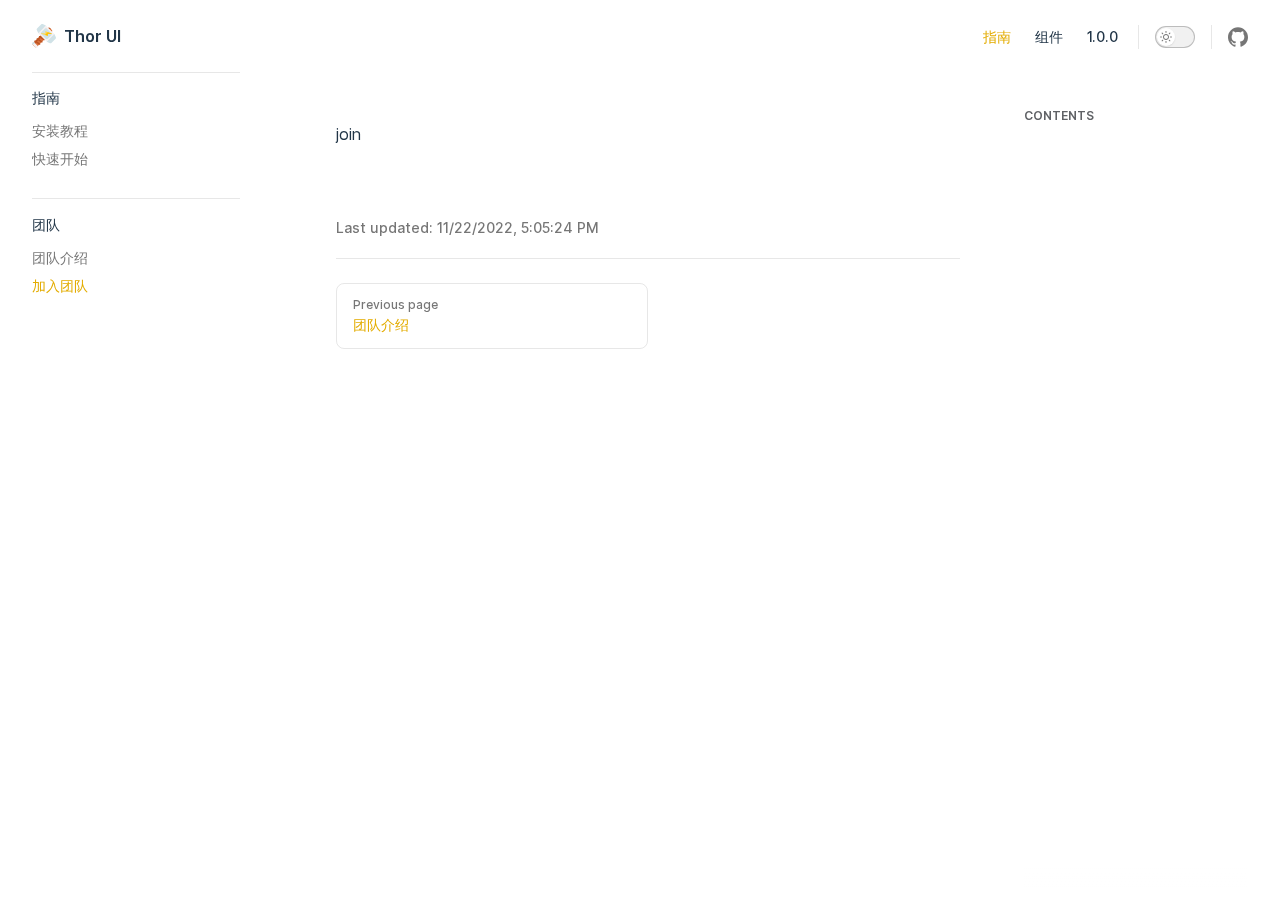
<file: guide/join.html>
<!DOCTYPE html>
<html lang="en-US">
  <head>
    <meta charset="utf-8">
    <meta name="viewport" content="width=device-width,initial-scale=1">
    <title>Thor UI | Thor UI</title>
    <meta name="description" content="an UI library based on Vue3 + TS">
    <link rel="stylesheet" href="/assets/style.7ca36b8d.css">
    <link rel="modulepreload" href="/assets/app.48a2e59a.js">
    <link rel="modulepreload" href="/assets/guide_join.md.0f557645.lean.js">
    
    <link rel="icon" href="/images/logo.svg">
  <meta name="viewport" content="width=device-width, initial-scale=1.0,user-scalable=no">
  <meta name="Keywords" content="前端,前端开发,组件库,vue3组件库,vue,vuejs,javascript,typescript,vite,css3,css,html,html5,js,ts,scss,sass,fighting-design,fighting,design,setup,eslint,es6,rollup,components,vitepress,vitest,element,element-ui,ui,element-plus,go,golang,web-components,web,jquery,less,eslint,commitlint,cli,types,node,test-utils,happy-dom,husky">
  <script id="check-dark-light">(()=>{const e=localStorage.getItem("vitepress-theme-appearance")||"",a=window.matchMedia("(prefers-color-scheme: dark)").matches;(!e||e==="auto"?a:e==="dark")&&document.documentElement.classList.add("dark")})();</script>
  </head>
  <body>
    <div id="app"><div class="Layout" data-v-1fb342a2 data-v-d00e870d><!--[--><!--]--><!--[--><span tabindex="-1" data-v-46091f03></span><a href="#VPContent" class="VPSkipLink visually-hidden" data-v-46091f03> Skip to content </a><!--]--><!----><header class="VPNav" data-v-d00e870d data-v-261cc033><div class="VPNavBar has-sidebar" data-v-261cc033 data-v-1d5ae854><div class="container" data-v-1d5ae854><div class="VPNavBarTitle has-sidebar" data-v-1d5ae854 data-v-7cd3734e><a class="title" href="/" data-v-7cd3734e><!--[--><!--]--><!--[--><img class="VPImage logo" src="/images/logo.svg" alt data-v-08c1c46d><!--]--><!--[-->Thor UI<!--]--><!--[--><!--]--></a></div><div class="content" data-v-1d5ae854><!--[--><!--]--><!----><nav aria-labelledby="main-nav-aria-label" class="VPNavBarMenu menu" data-v-1d5ae854 data-v-4e8ea035><span id="main-nav-aria-label" class="visually-hidden" data-v-4e8ea035>Main Navigation</span><!--[--><!--[--><a class="VPLink link VPNavBarMenuLink active" href="/guide/installation.html" data-v-4e8ea035 data-v-29720c67 data-v-d9cce6e9><!--[-->指南<!--]--><!----></a><!--]--><!--[--><a class="VPLink link VPNavBarMenuLink" href="/components/button.html" data-v-4e8ea035 data-v-29720c67 data-v-d9cce6e9><!--[-->组件<!--]--><!----></a><!--]--><!--[--><a class="VPLink link VPNavBarMenuLink" href="https://www.npmjs.com/package/thor-ui" target="_blank" rel="noreferrer" data-v-4e8ea035 data-v-29720c67 data-v-d9cce6e9><!--[-->1.0.0<!--]--><!----></a><!--]--><!--]--></nav><!----><div class="VPNavBarAppearance appearance" data-v-1d5ae854 data-v-fa31fe1f><button class="VPSwitch VPSwitchAppearance" type="button" role="switch" aria-label="toggle dark mode" aria-checked="false" data-v-fa31fe1f data-v-bb269213 data-v-149cfdef><span class="check" data-v-149cfdef><span class="icon" data-v-149cfdef><!--[--><svg xmlns="http://www.w3.org/2000/svg" aria-hidden="true" focusable="false" viewbox="0 0 24 24" class="sun" data-v-bb269213><path d="M12,18c-3.3,0-6-2.7-6-6s2.7-6,6-6s6,2.7,6,6S15.3,18,12,18zM12,8c-2.2,0-4,1.8-4,4c0,2.2,1.8,4,4,4c2.2,0,4-1.8,4-4C16,9.8,14.2,8,12,8z"></path><path d="M12,4c-0.6,0-1-0.4-1-1V1c0-0.6,0.4-1,1-1s1,0.4,1,1v2C13,3.6,12.6,4,12,4z"></path><path d="M12,24c-0.6,0-1-0.4-1-1v-2c0-0.6,0.4-1,1-1s1,0.4,1,1v2C13,23.6,12.6,24,12,24z"></path><path d="M5.6,6.6c-0.3,0-0.5-0.1-0.7-0.3L3.5,4.9c-0.4-0.4-0.4-1,0-1.4s1-0.4,1.4,0l1.4,1.4c0.4,0.4,0.4,1,0,1.4C6.2,6.5,5.9,6.6,5.6,6.6z"></path><path d="M19.8,20.8c-0.3,0-0.5-0.1-0.7-0.3l-1.4-1.4c-0.4-0.4-0.4-1,0-1.4s1-0.4,1.4,0l1.4,1.4c0.4,0.4,0.4,1,0,1.4C20.3,20.7,20,20.8,19.8,20.8z"></path><path d="M3,13H1c-0.6,0-1-0.4-1-1s0.4-1,1-1h2c0.6,0,1,0.4,1,1S3.6,13,3,13z"></path><path d="M23,13h-2c-0.6,0-1-0.4-1-1s0.4-1,1-1h2c0.6,0,1,0.4,1,1S23.6,13,23,13z"></path><path d="M4.2,20.8c-0.3,0-0.5-0.1-0.7-0.3c-0.4-0.4-0.4-1,0-1.4l1.4-1.4c0.4-0.4,1-0.4,1.4,0s0.4,1,0,1.4l-1.4,1.4C4.7,20.7,4.5,20.8,4.2,20.8z"></path><path d="M18.4,6.6c-0.3,0-0.5-0.1-0.7-0.3c-0.4-0.4-0.4-1,0-1.4l1.4-1.4c0.4-0.4,1-0.4,1.4,0s0.4,1,0,1.4l-1.4,1.4C18.9,6.5,18.6,6.6,18.4,6.6z"></path></svg><svg xmlns="http://www.w3.org/2000/svg" aria-hidden="true" focusable="false" viewbox="0 0 24 24" class="moon" data-v-bb269213><path d="M12.1,22c-0.3,0-0.6,0-0.9,0c-5.5-0.5-9.5-5.4-9-10.9c0.4-4.8,4.2-8.6,9-9c0.4,0,0.8,0.2,1,0.5c0.2,0.3,0.2,0.8-0.1,1.1c-2,2.7-1.4,6.4,1.3,8.4c2.1,1.6,5,1.6,7.1,0c0.3-0.2,0.7-0.3,1.1-0.1c0.3,0.2,0.5,0.6,0.5,1c-0.2,2.7-1.5,5.1-3.6,6.8C16.6,21.2,14.4,22,12.1,22zM9.3,4.4c-2.9,1-5,3.6-5.2,6.8c-0.4,4.4,2.8,8.3,7.2,8.7c2.1,0.2,4.2-0.4,5.8-1.8c1.1-0.9,1.9-2.1,2.4-3.4c-2.5,0.9-5.3,0.5-7.5-1.1C9.2,11.4,8.1,7.7,9.3,4.4z"></path></svg><!--]--></span></span></button></div><div class="VPSocialLinks VPNavBarSocialLinks social-links" data-v-1d5ae854 data-v-dfe8cf56 data-v-3906d817><!--[--><a class="VPSocialLink" href="https://github.com/haihaixhj/thor-ui" target="_blank" rel="noopener" data-v-3906d817 data-v-4dfab725><svg role="img" viewBox="0 0 24 24" xmlns="http://www.w3.org/2000/svg"><title>GitHub</title><path d="M12 .297c-6.63 0-12 5.373-12 12 0 5.303 3.438 9.8 8.205 11.385.6.113.82-.258.82-.577 0-.285-.01-1.04-.015-2.04-3.338.724-4.042-1.61-4.042-1.61C4.422 18.07 3.633 17.7 3.633 17.7c-1.087-.744.084-.729.084-.729 1.205.084 1.838 1.236 1.838 1.236 1.07 1.835 2.809 1.305 3.495.998.108-.776.417-1.305.76-1.605-2.665-.3-5.466-1.332-5.466-5.93 0-1.31.465-2.38 1.235-3.22-.135-.303-.54-1.523.105-3.176 0 0 1.005-.322 3.3 1.23.96-.267 1.98-.399 3-.405 1.02.006 2.04.138 3 .405 2.28-1.552 3.285-1.23 3.285-1.23.645 1.653.24 2.873.12 3.176.765.84 1.23 1.91 1.23 3.22 0 4.61-2.805 5.625-5.475 5.92.42.36.81 1.096.81 2.22 0 1.606-.015 2.896-.015 3.286 0 .315.21.69.825.57C20.565 22.092 24 17.592 24 12.297c0-6.627-5.373-12-12-12"/></svg></a><!--]--></div><div class="VPFlyout VPNavBarExtra extra" data-v-1d5ae854 data-v-b0c74691 data-v-e84f2e4c><button type="button" class="button" aria-haspopup="true" aria-expanded="false" aria-label="extra navigation" data-v-e84f2e4c><svg xmlns="http://www.w3.org/2000/svg" aria-hidden="true" focusable="false" viewbox="0 0 24 24" class="icon" data-v-e84f2e4c><circle cx="12" cy="12" r="2"></circle><circle cx="19" cy="12" r="2"></circle><circle cx="5" cy="12" r="2"></circle></svg></button><div class="menu" data-v-e84f2e4c><div class="VPMenu" data-v-e84f2e4c data-v-bb67fe34><!----><!--[--><!--[--><!----><div class="group" data-v-b0c74691><div class="item appearance" data-v-b0c74691><p class="label" data-v-b0c74691>Appearance</p><div class="appearance-action" data-v-b0c74691><button class="VPSwitch VPSwitchAppearance" type="button" role="switch" aria-label="toggle dark mode" aria-checked="false" data-v-b0c74691 data-v-bb269213 data-v-149cfdef><span class="check" data-v-149cfdef><span class="icon" data-v-149cfdef><!--[--><svg xmlns="http://www.w3.org/2000/svg" aria-hidden="true" focusable="false" viewbox="0 0 24 24" class="sun" data-v-bb269213><path d="M12,18c-3.3,0-6-2.7-6-6s2.7-6,6-6s6,2.7,6,6S15.3,18,12,18zM12,8c-2.2,0-4,1.8-4,4c0,2.2,1.8,4,4,4c2.2,0,4-1.8,4-4C16,9.8,14.2,8,12,8z"></path><path d="M12,4c-0.6,0-1-0.4-1-1V1c0-0.6,0.4-1,1-1s1,0.4,1,1v2C13,3.6,12.6,4,12,4z"></path><path d="M12,24c-0.6,0-1-0.4-1-1v-2c0-0.6,0.4-1,1-1s1,0.4,1,1v2C13,23.6,12.6,24,12,24z"></path><path d="M5.6,6.6c-0.3,0-0.5-0.1-0.7-0.3L3.5,4.9c-0.4-0.4-0.4-1,0-1.4s1-0.4,1.4,0l1.4,1.4c0.4,0.4,0.4,1,0,1.4C6.2,6.5,5.9,6.6,5.6,6.6z"></path><path d="M19.8,20.8c-0.3,0-0.5-0.1-0.7-0.3l-1.4-1.4c-0.4-0.4-0.4-1,0-1.4s1-0.4,1.4,0l1.4,1.4c0.4,0.4,0.4,1,0,1.4C20.3,20.7,20,20.8,19.8,20.8z"></path><path d="M3,13H1c-0.6,0-1-0.4-1-1s0.4-1,1-1h2c0.6,0,1,0.4,1,1S3.6,13,3,13z"></path><path d="M23,13h-2c-0.6,0-1-0.4-1-1s0.4-1,1-1h2c0.6,0,1,0.4,1,1S23.6,13,23,13z"></path><path d="M4.2,20.8c-0.3,0-0.5-0.1-0.7-0.3c-0.4-0.4-0.4-1,0-1.4l1.4-1.4c0.4-0.4,1-0.4,1.4,0s0.4,1,0,1.4l-1.4,1.4C4.7,20.7,4.5,20.8,4.2,20.8z"></path><path d="M18.4,6.6c-0.3,0-0.5-0.1-0.7-0.3c-0.4-0.4-0.4-1,0-1.4l1.4-1.4c0.4-0.4,1-0.4,1.4,0s0.4,1,0,1.4l-1.4,1.4C18.9,6.5,18.6,6.6,18.4,6.6z"></path></svg><svg xmlns="http://www.w3.org/2000/svg" aria-hidden="true" focusable="false" viewbox="0 0 24 24" class="moon" data-v-bb269213><path d="M12.1,22c-0.3,0-0.6,0-0.9,0c-5.5-0.5-9.5-5.4-9-10.9c0.4-4.8,4.2-8.6,9-9c0.4,0,0.8,0.2,1,0.5c0.2,0.3,0.2,0.8-0.1,1.1c-2,2.7-1.4,6.4,1.3,8.4c2.1,1.6,5,1.6,7.1,0c0.3-0.2,0.7-0.3,1.1-0.1c0.3,0.2,0.5,0.6,0.5,1c-0.2,2.7-1.5,5.1-3.6,6.8C16.6,21.2,14.4,22,12.1,22zM9.3,4.4c-2.9,1-5,3.6-5.2,6.8c-0.4,4.4,2.8,8.3,7.2,8.7c2.1,0.2,4.2-0.4,5.8-1.8c1.1-0.9,1.9-2.1,2.4-3.4c-2.5,0.9-5.3,0.5-7.5-1.1C9.2,11.4,8.1,7.7,9.3,4.4z"></path></svg><!--]--></span></span></button></div></div></div><div class="group" data-v-b0c74691><div class="item social-links" data-v-b0c74691><div class="VPSocialLinks social-links-list" data-v-b0c74691 data-v-3906d817><!--[--><a class="VPSocialLink" href="https://github.com/haihaixhj/thor-ui" target="_blank" rel="noopener" data-v-3906d817 data-v-4dfab725><svg role="img" viewBox="0 0 24 24" xmlns="http://www.w3.org/2000/svg"><title>GitHub</title><path d="M12 .297c-6.63 0-12 5.373-12 12 0 5.303 3.438 9.8 8.205 11.385.6.113.82-.258.82-.577 0-.285-.01-1.04-.015-2.04-3.338.724-4.042-1.61-4.042-1.61C4.422 18.07 3.633 17.7 3.633 17.7c-1.087-.744.084-.729.084-.729 1.205.084 1.838 1.236 1.838 1.236 1.07 1.835 2.809 1.305 3.495.998.108-.776.417-1.305.76-1.605-2.665-.3-5.466-1.332-5.466-5.93 0-1.31.465-2.38 1.235-3.22-.135-.303-.54-1.523.105-3.176 0 0 1.005-.322 3.3 1.23.96-.267 1.98-.399 3-.405 1.02.006 2.04.138 3 .405 2.28-1.552 3.285-1.23 3.285-1.23.645 1.653.24 2.873.12 3.176.765.84 1.23 1.91 1.23 3.22 0 4.61-2.805 5.625-5.475 5.92.42.36.81 1.096.81 2.22 0 1.606-.015 2.896-.015 3.286 0 .315.21.69.825.57C20.565 22.092 24 17.592 24 12.297c0-6.627-5.373-12-12-12"/></svg></a><!--]--></div></div></div><!--]--><!--]--></div></div></div><!--[--><!--]--><button type="button" class="VPNavBarHamburger hamburger" aria-label="mobile navigation" aria-expanded="false" aria-controls="VPNavScreen" data-v-1d5ae854 data-v-83d31ffe><span class="container" data-v-83d31ffe><span class="top" data-v-83d31ffe></span><span class="middle" data-v-83d31ffe></span><span class="bottom" data-v-83d31ffe></span></span></button></div></div></div><!----></header><div class="VPLocalNav" data-v-d00e870d data-v-cd93ec7b><button class="menu" aria-expanded="false" aria-controls="VPSidebarNav" data-v-cd93ec7b><svg xmlns="http://www.w3.org/2000/svg" aria-hidden="true" focusable="false" viewbox="0 0 24 24" class="menu-icon" data-v-cd93ec7b><path d="M17,11H3c-0.6,0-1-0.4-1-1s0.4-1,1-1h14c0.6,0,1,0.4,1,1S17.6,11,17,11z"></path><path d="M21,7H3C2.4,7,2,6.6,2,6s0.4-1,1-1h18c0.6,0,1,0.4,1,1S21.6,7,21,7z"></path><path d="M21,15H3c-0.6,0-1-0.4-1-1s0.4-1,1-1h18c0.6,0,1,0.4,1,1S21.6,15,21,15z"></path><path d="M17,19H3c-0.6,0-1-0.4-1-1s0.4-1,1-1h14c0.6,0,1,0.4,1,1S17.6,19,17,19z"></path></svg><span class="menu-text" data-v-cd93ec7b>Menu</span></button><a class="top-link" href="#" data-v-cd93ec7b> Return to top </a></div><aside class="VPSidebar" data-v-d00e870d data-v-73b9fc10><nav class="nav" id="VPSidebarNav" aria-labelledby="sidebar-aria-label" tabindex="-1" data-v-73b9fc10><span class="visually-hidden" id="sidebar-aria-label" data-v-73b9fc10> Sidebar Navigation </span><!--[--><!--]--><!--[--><div class="group" data-v-73b9fc10><section class="VPSidebarGroup" data-v-73b9fc10 data-v-f5fcb707><div class="title" data-v-f5fcb707><h2 class="title-text" data-v-f5fcb707>指南</h2><div class="action" data-v-f5fcb707><svg xmlns="http://www.w3.org/2000/svg" xmlns:xlink="http://www.w3.org/1999/xlink" viewbox="0 0 24 24" class="icon minus" data-v-f5fcb707><path d="M19,2H5C3.3,2,2,3.3,2,5v14c0,1.7,1.3,3,3,3h14c1.7,0,3-1.3,3-3V5C22,3.3,20.7,2,19,2zM20,19c0,0.6-0.4,1-1,1H5c-0.6,0-1-0.4-1-1V5c0-0.6,0.4-1,1-1h14c0.6,0,1,0.4,1,1V19z"></path><path d="M16,11H8c-0.6,0-1,0.4-1,1s0.4,1,1,1h8c0.6,0,1-0.4,1-1S16.6,11,16,11z"></path></svg><svg version="1.1" xmlns="http://www.w3.org/2000/svg" viewbox="0 0 24 24" class="icon plus" data-v-f5fcb707><path d="M19,2H5C3.3,2,2,3.3,2,5v14c0,1.7,1.3,3,3,3h14c1.7,0,3-1.3,3-3V5C22,3.3,20.7,2,19,2z M20,19c0,0.6-0.4,1-1,1H5c-0.6,0-1-0.4-1-1V5c0-0.6,0.4-1,1-1h14c0.6,0,1,0.4,1,1V19z"></path><path d="M16,11h-3V8c0-0.6-0.4-1-1-1s-1,0.4-1,1v3H8c-0.6,0-1,0.4-1,1s0.4,1,1,1h3v3c0,0.6,0.4,1,1,1s1-0.4,1-1v-3h3c0.6,0,1-0.4,1-1S16.6,11,16,11z"></path></svg></div></div><div class="items" data-v-f5fcb707><!--[--><!--[--><a class="VPLink link link" href="/guide/installation.html" style="padding-left:0px;" data-v-7b8d73d9 data-v-d9cce6e9><!--[--><span class="link-text" data-v-7b8d73d9>安装教程</span><!--]--><!----></a><!----><!--]--><!--[--><a class="VPLink link link" href="/guide/start.html" style="padding-left:0px;" data-v-7b8d73d9 data-v-d9cce6e9><!--[--><span class="link-text" data-v-7b8d73d9>快速开始</span><!--]--><!----></a><!----><!--]--><!--]--></div></section></div><div class="group" data-v-73b9fc10><section class="VPSidebarGroup" data-v-73b9fc10 data-v-f5fcb707><div class="title" data-v-f5fcb707><h2 class="title-text" data-v-f5fcb707>团队</h2><div class="action" data-v-f5fcb707><svg xmlns="http://www.w3.org/2000/svg" xmlns:xlink="http://www.w3.org/1999/xlink" viewbox="0 0 24 24" class="icon minus" data-v-f5fcb707><path d="M19,2H5C3.3,2,2,3.3,2,5v14c0,1.7,1.3,3,3,3h14c1.7,0,3-1.3,3-3V5C22,3.3,20.7,2,19,2zM20,19c0,0.6-0.4,1-1,1H5c-0.6,0-1-0.4-1-1V5c0-0.6,0.4-1,1-1h14c0.6,0,1,0.4,1,1V19z"></path><path d="M16,11H8c-0.6,0-1,0.4-1,1s0.4,1,1,1h8c0.6,0,1-0.4,1-1S16.6,11,16,11z"></path></svg><svg version="1.1" xmlns="http://www.w3.org/2000/svg" viewbox="0 0 24 24" class="icon plus" data-v-f5fcb707><path d="M19,2H5C3.3,2,2,3.3,2,5v14c0,1.7,1.3,3,3,3h14c1.7,0,3-1.3,3-3V5C22,3.3,20.7,2,19,2z M20,19c0,0.6-0.4,1-1,1H5c-0.6,0-1-0.4-1-1V5c0-0.6,0.4-1,1-1h14c0.6,0,1,0.4,1,1V19z"></path><path d="M16,11h-3V8c0-0.6-0.4-1-1-1s-1,0.4-1,1v3H8c-0.6,0-1,0.4-1,1s0.4,1,1,1h3v3c0,0.6,0.4,1,1,1s1-0.4,1-1v-3h3c0.6,0,1-0.4,1-1S16.6,11,16,11z"></path></svg></div></div><div class="items" data-v-f5fcb707><!--[--><!--[--><a class="VPLink link link" href="/guide/introduction.html" style="padding-left:0px;" data-v-7b8d73d9 data-v-d9cce6e9><!--[--><span class="link-text" data-v-7b8d73d9>团队介绍</span><!--]--><!----></a><!----><!--]--><!--[--><a class="VPLink link link active" href="/guide/join.html" style="padding-left:0px;" data-v-7b8d73d9 data-v-d9cce6e9><!--[--><span class="link-text" data-v-7b8d73d9>加入团队</span><!--]--><!----></a><!----><!--]--><!--]--></div></section></div><!--]--><!--[--><!--]--></nav></aside><div class="VPContent has-sidebar" id="VPContent" data-v-d00e870d data-v-57492dba><div class="VPDoc has-sidebar has-aside" data-v-57492dba data-v-59a5f721><div class="container" data-v-59a5f721><div class="aside" data-v-59a5f721><div class="aside-curtain" data-v-59a5f721></div><div class="aside-container" data-v-59a5f721><div class="aside-content" data-v-59a5f721><div class="VPDocAside" data-v-59a5f721 data-v-808d1cec><!--[--><!--]--><!--[--><!--[--><!--[--><!--[--><span class="content__header" data-v-1fb342a2>CONTENTS</span><!--]--><!--]--><!--]--><!--]--><div class="VPDocAsideOutline" data-v-808d1cec data-v-f9e0e34f><div class="content" data-v-f9e0e34f><div class="outline-marker" data-v-f9e0e34f></div><div class="outline-title" data-v-f9e0e34f>On this page</div><nav aria-labelledby="doc-outline-aria-label" data-v-f9e0e34f><span class="visually-hidden" id="doc-outline-aria-label" data-v-f9e0e34f> Table of Contents for current page </span><ul class="root" data-v-f9e0e34f data-v-a3684197><!--[--><!--]--></ul></nav></div></div><!--[--><!--]--><div class="spacer" data-v-808d1cec></div><!--[--><!--]--><!----><!--[--><!--]--><!--[--><!--]--></div></div></div></div><div class="content" data-v-59a5f721><div class="content-container" data-v-59a5f721><!--[--><!--]--><main class="main" data-v-59a5f721><div style="position:relative;" class="vp-doc _guide_join" data-v-59a5f721><div><p>join</p></div></div></main><!--[--><!--]--><footer class="VPDocFooter" data-v-59a5f721 data-v-f946c895><div class="edit-info" data-v-f946c895><!----><div class="last-updated" data-v-f946c895><p class="VPLastUpdated" data-v-f946c895 data-v-af23569c>Last updated: <time datetime="2022-11-22T17:05:24.000Z" data-v-af23569c></time></p></div></div><div class="prev-next" data-v-f946c895><div class="pager" data-v-f946c895><a class="pager-link prev" href="/guide/introduction.html" data-v-f946c895><span class="desc" data-v-f946c895>Previous page</span><span class="title" data-v-f946c895>团队介绍</span></a></div><div class="has-prev pager" data-v-f946c895><!----></div></div></footer><!--[--><!--]--></div></div></div></div></div><!----><!--[--><!--]--></div></div>
    <script>__VP_HASH_MAP__ = JSON.parse("{\"components_button.md\":\"95bc70b7\",\"components_icon.md\":\"3187dc55\",\"components_link.md\":\"80baae08\",\"guide_installation.md\":\"8f0a304c\",\"guide_introduction.md\":\"f28b8d66\",\"guide_join.md\":\"0f557645\",\"guide_start.md\":\"b720150e\",\"index.md\":\"72b9e7bc\"}")</script>
    <script type="module" async src="/assets/app.48a2e59a.js"></script>
    
  </body>
</html>
</file>
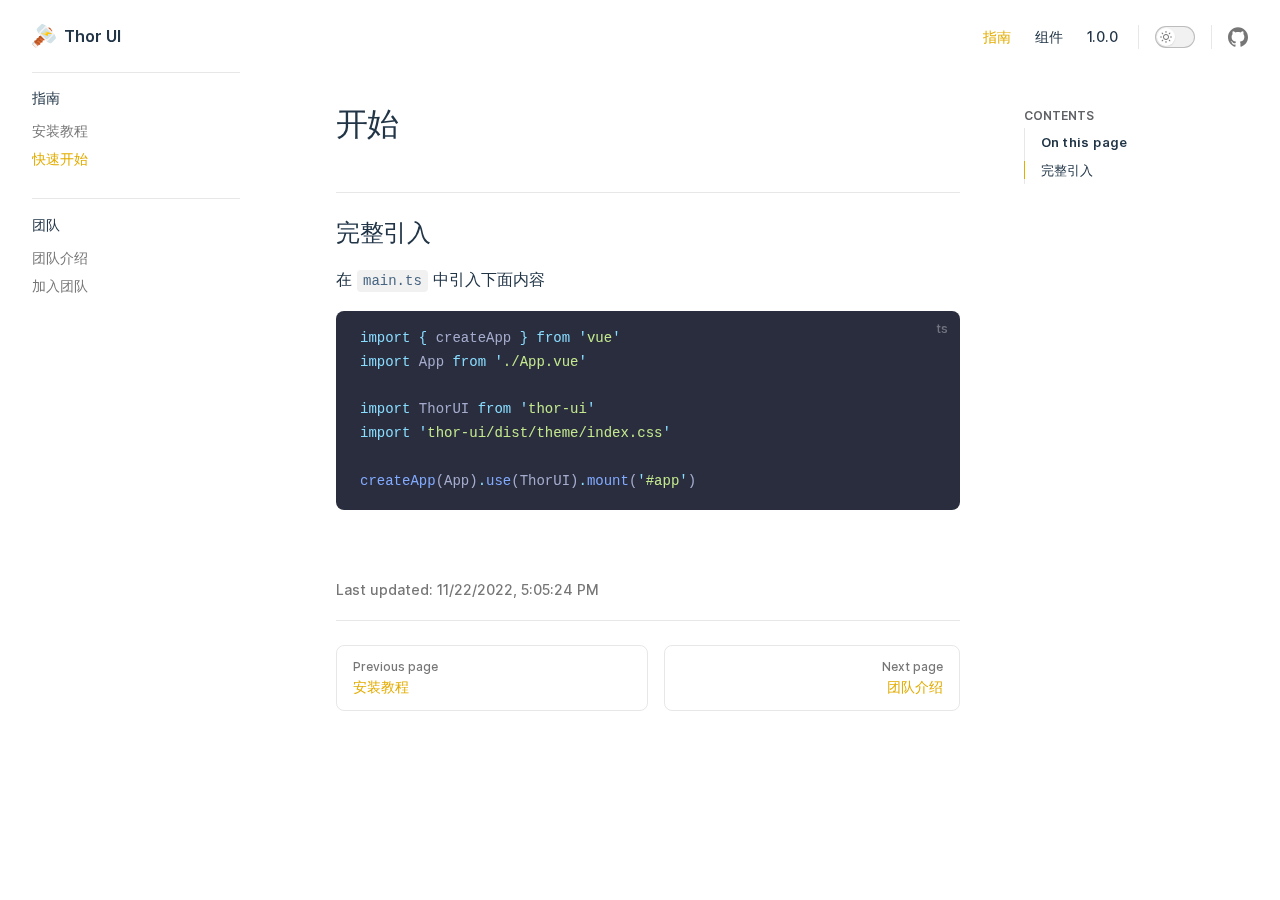
<file: guide/start.html>
<!DOCTYPE html>
<html lang="en-US">
  <head>
    <meta charset="utf-8">
    <meta name="viewport" content="width=device-width,initial-scale=1">
    <title>开始 | Thor UI</title>
    <meta name="description" content="an UI library based on Vue3 + TS">
    <link rel="stylesheet" href="/assets/style.7ca36b8d.css">
    <link rel="modulepreload" href="/assets/app.48a2e59a.js">
    <link rel="modulepreload" href="/assets/guide_start.md.b720150e.lean.js">
    
    <link rel="icon" href="/images/logo.svg">
  <meta name="viewport" content="width=device-width, initial-scale=1.0,user-scalable=no">
  <meta name="Keywords" content="前端,前端开发,组件库,vue3组件库,vue,vuejs,javascript,typescript,vite,css3,css,html,html5,js,ts,scss,sass,fighting-design,fighting,design,setup,eslint,es6,rollup,components,vitepress,vitest,element,element-ui,ui,element-plus,go,golang,web-components,web,jquery,less,eslint,commitlint,cli,types,node,test-utils,happy-dom,husky">
  <script id="check-dark-light">(()=>{const e=localStorage.getItem("vitepress-theme-appearance")||"",a=window.matchMedia("(prefers-color-scheme: dark)").matches;(!e||e==="auto"?a:e==="dark")&&document.documentElement.classList.add("dark")})();</script>
  </head>
  <body>
    <div id="app"><div class="Layout" data-v-1fb342a2 data-v-d00e870d><!--[--><!--]--><!--[--><span tabindex="-1" data-v-46091f03></span><a href="#VPContent" class="VPSkipLink visually-hidden" data-v-46091f03> Skip to content </a><!--]--><!----><header class="VPNav" data-v-d00e870d data-v-261cc033><div class="VPNavBar has-sidebar" data-v-261cc033 data-v-1d5ae854><div class="container" data-v-1d5ae854><div class="VPNavBarTitle has-sidebar" data-v-1d5ae854 data-v-7cd3734e><a class="title" href="/" data-v-7cd3734e><!--[--><!--]--><!--[--><img class="VPImage logo" src="/images/logo.svg" alt data-v-08c1c46d><!--]--><!--[-->Thor UI<!--]--><!--[--><!--]--></a></div><div class="content" data-v-1d5ae854><!--[--><!--]--><!----><nav aria-labelledby="main-nav-aria-label" class="VPNavBarMenu menu" data-v-1d5ae854 data-v-4e8ea035><span id="main-nav-aria-label" class="visually-hidden" data-v-4e8ea035>Main Navigation</span><!--[--><!--[--><a class="VPLink link VPNavBarMenuLink active" href="/guide/installation.html" data-v-4e8ea035 data-v-29720c67 data-v-d9cce6e9><!--[-->指南<!--]--><!----></a><!--]--><!--[--><a class="VPLink link VPNavBarMenuLink" href="/components/button.html" data-v-4e8ea035 data-v-29720c67 data-v-d9cce6e9><!--[-->组件<!--]--><!----></a><!--]--><!--[--><a class="VPLink link VPNavBarMenuLink" href="https://www.npmjs.com/package/thor-ui" target="_blank" rel="noreferrer" data-v-4e8ea035 data-v-29720c67 data-v-d9cce6e9><!--[-->1.0.0<!--]--><!----></a><!--]--><!--]--></nav><!----><div class="VPNavBarAppearance appearance" data-v-1d5ae854 data-v-fa31fe1f><button class="VPSwitch VPSwitchAppearance" type="button" role="switch" aria-label="toggle dark mode" aria-checked="false" data-v-fa31fe1f data-v-bb269213 data-v-149cfdef><span class="check" data-v-149cfdef><span class="icon" data-v-149cfdef><!--[--><svg xmlns="http://www.w3.org/2000/svg" aria-hidden="true" focusable="false" viewbox="0 0 24 24" class="sun" data-v-bb269213><path d="M12,18c-3.3,0-6-2.7-6-6s2.7-6,6-6s6,2.7,6,6S15.3,18,12,18zM12,8c-2.2,0-4,1.8-4,4c0,2.2,1.8,4,4,4c2.2,0,4-1.8,4-4C16,9.8,14.2,8,12,8z"></path><path d="M12,4c-0.6,0-1-0.4-1-1V1c0-0.6,0.4-1,1-1s1,0.4,1,1v2C13,3.6,12.6,4,12,4z"></path><path d="M12,24c-0.6,0-1-0.4-1-1v-2c0-0.6,0.4-1,1-1s1,0.4,1,1v2C13,23.6,12.6,24,12,24z"></path><path d="M5.6,6.6c-0.3,0-0.5-0.1-0.7-0.3L3.5,4.9c-0.4-0.4-0.4-1,0-1.4s1-0.4,1.4,0l1.4,1.4c0.4,0.4,0.4,1,0,1.4C6.2,6.5,5.9,6.6,5.6,6.6z"></path><path d="M19.8,20.8c-0.3,0-0.5-0.1-0.7-0.3l-1.4-1.4c-0.4-0.4-0.4-1,0-1.4s1-0.4,1.4,0l1.4,1.4c0.4,0.4,0.4,1,0,1.4C20.3,20.7,20,20.8,19.8,20.8z"></path><path d="M3,13H1c-0.6,0-1-0.4-1-1s0.4-1,1-1h2c0.6,0,1,0.4,1,1S3.6,13,3,13z"></path><path d="M23,13h-2c-0.6,0-1-0.4-1-1s0.4-1,1-1h2c0.6,0,1,0.4,1,1S23.6,13,23,13z"></path><path d="M4.2,20.8c-0.3,0-0.5-0.1-0.7-0.3c-0.4-0.4-0.4-1,0-1.4l1.4-1.4c0.4-0.4,1-0.4,1.4,0s0.4,1,0,1.4l-1.4,1.4C4.7,20.7,4.5,20.8,4.2,20.8z"></path><path d="M18.4,6.6c-0.3,0-0.5-0.1-0.7-0.3c-0.4-0.4-0.4-1,0-1.4l1.4-1.4c0.4-0.4,1-0.4,1.4,0s0.4,1,0,1.4l-1.4,1.4C18.9,6.5,18.6,6.6,18.4,6.6z"></path></svg><svg xmlns="http://www.w3.org/2000/svg" aria-hidden="true" focusable="false" viewbox="0 0 24 24" class="moon" data-v-bb269213><path d="M12.1,22c-0.3,0-0.6,0-0.9,0c-5.5-0.5-9.5-5.4-9-10.9c0.4-4.8,4.2-8.6,9-9c0.4,0,0.8,0.2,1,0.5c0.2,0.3,0.2,0.8-0.1,1.1c-2,2.7-1.4,6.4,1.3,8.4c2.1,1.6,5,1.6,7.1,0c0.3-0.2,0.7-0.3,1.1-0.1c0.3,0.2,0.5,0.6,0.5,1c-0.2,2.7-1.5,5.1-3.6,6.8C16.6,21.2,14.4,22,12.1,22zM9.3,4.4c-2.9,1-5,3.6-5.2,6.8c-0.4,4.4,2.8,8.3,7.2,8.7c2.1,0.2,4.2-0.4,5.8-1.8c1.1-0.9,1.9-2.1,2.4-3.4c-2.5,0.9-5.3,0.5-7.5-1.1C9.2,11.4,8.1,7.7,9.3,4.4z"></path></svg><!--]--></span></span></button></div><div class="VPSocialLinks VPNavBarSocialLinks social-links" data-v-1d5ae854 data-v-dfe8cf56 data-v-3906d817><!--[--><a class="VPSocialLink" href="https://github.com/haihaixhj/thor-ui" target="_blank" rel="noopener" data-v-3906d817 data-v-4dfab725><svg role="img" viewBox="0 0 24 24" xmlns="http://www.w3.org/2000/svg"><title>GitHub</title><path d="M12 .297c-6.63 0-12 5.373-12 12 0 5.303 3.438 9.8 8.205 11.385.6.113.82-.258.82-.577 0-.285-.01-1.04-.015-2.04-3.338.724-4.042-1.61-4.042-1.61C4.422 18.07 3.633 17.7 3.633 17.7c-1.087-.744.084-.729.084-.729 1.205.084 1.838 1.236 1.838 1.236 1.07 1.835 2.809 1.305 3.495.998.108-.776.417-1.305.76-1.605-2.665-.3-5.466-1.332-5.466-5.93 0-1.31.465-2.38 1.235-3.22-.135-.303-.54-1.523.105-3.176 0 0 1.005-.322 3.3 1.23.96-.267 1.98-.399 3-.405 1.02.006 2.04.138 3 .405 2.28-1.552 3.285-1.23 3.285-1.23.645 1.653.24 2.873.12 3.176.765.84 1.23 1.91 1.23 3.22 0 4.61-2.805 5.625-5.475 5.92.42.36.81 1.096.81 2.22 0 1.606-.015 2.896-.015 3.286 0 .315.21.69.825.57C20.565 22.092 24 17.592 24 12.297c0-6.627-5.373-12-12-12"/></svg></a><!--]--></div><div class="VPFlyout VPNavBarExtra extra" data-v-1d5ae854 data-v-b0c74691 data-v-e84f2e4c><button type="button" class="button" aria-haspopup="true" aria-expanded="false" aria-label="extra navigation" data-v-e84f2e4c><svg xmlns="http://www.w3.org/2000/svg" aria-hidden="true" focusable="false" viewbox="0 0 24 24" class="icon" data-v-e84f2e4c><circle cx="12" cy="12" r="2"></circle><circle cx="19" cy="12" r="2"></circle><circle cx="5" cy="12" r="2"></circle></svg></button><div class="menu" data-v-e84f2e4c><div class="VPMenu" data-v-e84f2e4c data-v-bb67fe34><!----><!--[--><!--[--><!----><div class="group" data-v-b0c74691><div class="item appearance" data-v-b0c74691><p class="label" data-v-b0c74691>Appearance</p><div class="appearance-action" data-v-b0c74691><button class="VPSwitch VPSwitchAppearance" type="button" role="switch" aria-label="toggle dark mode" aria-checked="false" data-v-b0c74691 data-v-bb269213 data-v-149cfdef><span class="check" data-v-149cfdef><span class="icon" data-v-149cfdef><!--[--><svg xmlns="http://www.w3.org/2000/svg" aria-hidden="true" focusable="false" viewbox="0 0 24 24" class="sun" data-v-bb269213><path d="M12,18c-3.3,0-6-2.7-6-6s2.7-6,6-6s6,2.7,6,6S15.3,18,12,18zM12,8c-2.2,0-4,1.8-4,4c0,2.2,1.8,4,4,4c2.2,0,4-1.8,4-4C16,9.8,14.2,8,12,8z"></path><path d="M12,4c-0.6,0-1-0.4-1-1V1c0-0.6,0.4-1,1-1s1,0.4,1,1v2C13,3.6,12.6,4,12,4z"></path><path d="M12,24c-0.6,0-1-0.4-1-1v-2c0-0.6,0.4-1,1-1s1,0.4,1,1v2C13,23.6,12.6,24,12,24z"></path><path d="M5.6,6.6c-0.3,0-0.5-0.1-0.7-0.3L3.5,4.9c-0.4-0.4-0.4-1,0-1.4s1-0.4,1.4,0l1.4,1.4c0.4,0.4,0.4,1,0,1.4C6.2,6.5,5.9,6.6,5.6,6.6z"></path><path d="M19.8,20.8c-0.3,0-0.5-0.1-0.7-0.3l-1.4-1.4c-0.4-0.4-0.4-1,0-1.4s1-0.4,1.4,0l1.4,1.4c0.4,0.4,0.4,1,0,1.4C20.3,20.7,20,20.8,19.8,20.8z"></path><path d="M3,13H1c-0.6,0-1-0.4-1-1s0.4-1,1-1h2c0.6,0,1,0.4,1,1S3.6,13,3,13z"></path><path d="M23,13h-2c-0.6,0-1-0.4-1-1s0.4-1,1-1h2c0.6,0,1,0.4,1,1S23.6,13,23,13z"></path><path d="M4.2,20.8c-0.3,0-0.5-0.1-0.7-0.3c-0.4-0.4-0.4-1,0-1.4l1.4-1.4c0.4-0.4,1-0.4,1.4,0s0.4,1,0,1.4l-1.4,1.4C4.7,20.7,4.5,20.8,4.2,20.8z"></path><path d="M18.4,6.6c-0.3,0-0.5-0.1-0.7-0.3c-0.4-0.4-0.4-1,0-1.4l1.4-1.4c0.4-0.4,1-0.4,1.4,0s0.4,1,0,1.4l-1.4,1.4C18.9,6.5,18.6,6.6,18.4,6.6z"></path></svg><svg xmlns="http://www.w3.org/2000/svg" aria-hidden="true" focusable="false" viewbox="0 0 24 24" class="moon" data-v-bb269213><path d="M12.1,22c-0.3,0-0.6,0-0.9,0c-5.5-0.5-9.5-5.4-9-10.9c0.4-4.8,4.2-8.6,9-9c0.4,0,0.8,0.2,1,0.5c0.2,0.3,0.2,0.8-0.1,1.1c-2,2.7-1.4,6.4,1.3,8.4c2.1,1.6,5,1.6,7.1,0c0.3-0.2,0.7-0.3,1.1-0.1c0.3,0.2,0.5,0.6,0.5,1c-0.2,2.7-1.5,5.1-3.6,6.8C16.6,21.2,14.4,22,12.1,22zM9.3,4.4c-2.9,1-5,3.6-5.2,6.8c-0.4,4.4,2.8,8.3,7.2,8.7c2.1,0.2,4.2-0.4,5.8-1.8c1.1-0.9,1.9-2.1,2.4-3.4c-2.5,0.9-5.3,0.5-7.5-1.1C9.2,11.4,8.1,7.7,9.3,4.4z"></path></svg><!--]--></span></span></button></div></div></div><div class="group" data-v-b0c74691><div class="item social-links" data-v-b0c74691><div class="VPSocialLinks social-links-list" data-v-b0c74691 data-v-3906d817><!--[--><a class="VPSocialLink" href="https://github.com/haihaixhj/thor-ui" target="_blank" rel="noopener" data-v-3906d817 data-v-4dfab725><svg role="img" viewBox="0 0 24 24" xmlns="http://www.w3.org/2000/svg"><title>GitHub</title><path d="M12 .297c-6.63 0-12 5.373-12 12 0 5.303 3.438 9.8 8.205 11.385.6.113.82-.258.82-.577 0-.285-.01-1.04-.015-2.04-3.338.724-4.042-1.61-4.042-1.61C4.422 18.07 3.633 17.7 3.633 17.7c-1.087-.744.084-.729.084-.729 1.205.084 1.838 1.236 1.838 1.236 1.07 1.835 2.809 1.305 3.495.998.108-.776.417-1.305.76-1.605-2.665-.3-5.466-1.332-5.466-5.93 0-1.31.465-2.38 1.235-3.22-.135-.303-.54-1.523.105-3.176 0 0 1.005-.322 3.3 1.23.96-.267 1.98-.399 3-.405 1.02.006 2.04.138 3 .405 2.28-1.552 3.285-1.23 3.285-1.23.645 1.653.24 2.873.12 3.176.765.84 1.23 1.91 1.23 3.22 0 4.61-2.805 5.625-5.475 5.92.42.36.81 1.096.81 2.22 0 1.606-.015 2.896-.015 3.286 0 .315.21.69.825.57C20.565 22.092 24 17.592 24 12.297c0-6.627-5.373-12-12-12"/></svg></a><!--]--></div></div></div><!--]--><!--]--></div></div></div><!--[--><!--]--><button type="button" class="VPNavBarHamburger hamburger" aria-label="mobile navigation" aria-expanded="false" aria-controls="VPNavScreen" data-v-1d5ae854 data-v-83d31ffe><span class="container" data-v-83d31ffe><span class="top" data-v-83d31ffe></span><span class="middle" data-v-83d31ffe></span><span class="bottom" data-v-83d31ffe></span></span></button></div></div></div><!----></header><div class="VPLocalNav" data-v-d00e870d data-v-cd93ec7b><button class="menu" aria-expanded="false" aria-controls="VPSidebarNav" data-v-cd93ec7b><svg xmlns="http://www.w3.org/2000/svg" aria-hidden="true" focusable="false" viewbox="0 0 24 24" class="menu-icon" data-v-cd93ec7b><path d="M17,11H3c-0.6,0-1-0.4-1-1s0.4-1,1-1h14c0.6,0,1,0.4,1,1S17.6,11,17,11z"></path><path d="M21,7H3C2.4,7,2,6.6,2,6s0.4-1,1-1h18c0.6,0,1,0.4,1,1S21.6,7,21,7z"></path><path d="M21,15H3c-0.6,0-1-0.4-1-1s0.4-1,1-1h18c0.6,0,1,0.4,1,1S21.6,15,21,15z"></path><path d="M17,19H3c-0.6,0-1-0.4-1-1s0.4-1,1-1h14c0.6,0,1,0.4,1,1S17.6,19,17,19z"></path></svg><span class="menu-text" data-v-cd93ec7b>Menu</span></button><a class="top-link" href="#" data-v-cd93ec7b> Return to top </a></div><aside class="VPSidebar" data-v-d00e870d data-v-73b9fc10><nav class="nav" id="VPSidebarNav" aria-labelledby="sidebar-aria-label" tabindex="-1" data-v-73b9fc10><span class="visually-hidden" id="sidebar-aria-label" data-v-73b9fc10> Sidebar Navigation </span><!--[--><!--]--><!--[--><div class="group" data-v-73b9fc10><section class="VPSidebarGroup" data-v-73b9fc10 data-v-f5fcb707><div class="title" data-v-f5fcb707><h2 class="title-text" data-v-f5fcb707>指南</h2><div class="action" data-v-f5fcb707><svg xmlns="http://www.w3.org/2000/svg" xmlns:xlink="http://www.w3.org/1999/xlink" viewbox="0 0 24 24" class="icon minus" data-v-f5fcb707><path d="M19,2H5C3.3,2,2,3.3,2,5v14c0,1.7,1.3,3,3,3h14c1.7,0,3-1.3,3-3V5C22,3.3,20.7,2,19,2zM20,19c0,0.6-0.4,1-1,1H5c-0.6,0-1-0.4-1-1V5c0-0.6,0.4-1,1-1h14c0.6,0,1,0.4,1,1V19z"></path><path d="M16,11H8c-0.6,0-1,0.4-1,1s0.4,1,1,1h8c0.6,0,1-0.4,1-1S16.6,11,16,11z"></path></svg><svg version="1.1" xmlns="http://www.w3.org/2000/svg" viewbox="0 0 24 24" class="icon plus" data-v-f5fcb707><path d="M19,2H5C3.3,2,2,3.3,2,5v14c0,1.7,1.3,3,3,3h14c1.7,0,3-1.3,3-3V5C22,3.3,20.7,2,19,2z M20,19c0,0.6-0.4,1-1,1H5c-0.6,0-1-0.4-1-1V5c0-0.6,0.4-1,1-1h14c0.6,0,1,0.4,1,1V19z"></path><path d="M16,11h-3V8c0-0.6-0.4-1-1-1s-1,0.4-1,1v3H8c-0.6,0-1,0.4-1,1s0.4,1,1,1h3v3c0,0.6,0.4,1,1,1s1-0.4,1-1v-3h3c0.6,0,1-0.4,1-1S16.6,11,16,11z"></path></svg></div></div><div class="items" data-v-f5fcb707><!--[--><!--[--><a class="VPLink link link" href="/guide/installation.html" style="padding-left:0px;" data-v-7b8d73d9 data-v-d9cce6e9><!--[--><span class="link-text" data-v-7b8d73d9>安装教程</span><!--]--><!----></a><!----><!--]--><!--[--><a class="VPLink link link active" href="/guide/start.html" style="padding-left:0px;" data-v-7b8d73d9 data-v-d9cce6e9><!--[--><span class="link-text" data-v-7b8d73d9>快速开始</span><!--]--><!----></a><!----><!--]--><!--]--></div></section></div><div class="group" data-v-73b9fc10><section class="VPSidebarGroup" data-v-73b9fc10 data-v-f5fcb707><div class="title" data-v-f5fcb707><h2 class="title-text" data-v-f5fcb707>团队</h2><div class="action" data-v-f5fcb707><svg xmlns="http://www.w3.org/2000/svg" xmlns:xlink="http://www.w3.org/1999/xlink" viewbox="0 0 24 24" class="icon minus" data-v-f5fcb707><path d="M19,2H5C3.3,2,2,3.3,2,5v14c0,1.7,1.3,3,3,3h14c1.7,0,3-1.3,3-3V5C22,3.3,20.7,2,19,2zM20,19c0,0.6-0.4,1-1,1H5c-0.6,0-1-0.4-1-1V5c0-0.6,0.4-1,1-1h14c0.6,0,1,0.4,1,1V19z"></path><path d="M16,11H8c-0.6,0-1,0.4-1,1s0.4,1,1,1h8c0.6,0,1-0.4,1-1S16.6,11,16,11z"></path></svg><svg version="1.1" xmlns="http://www.w3.org/2000/svg" viewbox="0 0 24 24" class="icon plus" data-v-f5fcb707><path d="M19,2H5C3.3,2,2,3.3,2,5v14c0,1.7,1.3,3,3,3h14c1.7,0,3-1.3,3-3V5C22,3.3,20.7,2,19,2z M20,19c0,0.6-0.4,1-1,1H5c-0.6,0-1-0.4-1-1V5c0-0.6,0.4-1,1-1h14c0.6,0,1,0.4,1,1V19z"></path><path d="M16,11h-3V8c0-0.6-0.4-1-1-1s-1,0.4-1,1v3H8c-0.6,0-1,0.4-1,1s0.4,1,1,1h3v3c0,0.6,0.4,1,1,1s1-0.4,1-1v-3h3c0.6,0,1-0.4,1-1S16.6,11,16,11z"></path></svg></div></div><div class="items" data-v-f5fcb707><!--[--><!--[--><a class="VPLink link link" href="/guide/introduction.html" style="padding-left:0px;" data-v-7b8d73d9 data-v-d9cce6e9><!--[--><span class="link-text" data-v-7b8d73d9>团队介绍</span><!--]--><!----></a><!----><!--]--><!--[--><a class="VPLink link link" href="/guide/join.html" style="padding-left:0px;" data-v-7b8d73d9 data-v-d9cce6e9><!--[--><span class="link-text" data-v-7b8d73d9>加入团队</span><!--]--><!----></a><!----><!--]--><!--]--></div></section></div><!--]--><!--[--><!--]--></nav></aside><div class="VPContent has-sidebar" id="VPContent" data-v-d00e870d data-v-57492dba><div class="VPDoc has-sidebar has-aside" data-v-57492dba data-v-59a5f721><div class="container" data-v-59a5f721><div class="aside" data-v-59a5f721><div class="aside-curtain" data-v-59a5f721></div><div class="aside-container" data-v-59a5f721><div class="aside-content" data-v-59a5f721><div class="VPDocAside" data-v-59a5f721 data-v-808d1cec><!--[--><!--]--><!--[--><!--[--><!--[--><!--[--><span class="content__header" data-v-1fb342a2>CONTENTS</span><!--]--><!--]--><!--]--><!--]--><div class="VPDocAsideOutline" data-v-808d1cec data-v-f9e0e34f><div class="content" data-v-f9e0e34f><div class="outline-marker" data-v-f9e0e34f></div><div class="outline-title" data-v-f9e0e34f>On this page</div><nav aria-labelledby="doc-outline-aria-label" data-v-f9e0e34f><span class="visually-hidden" id="doc-outline-aria-label" data-v-f9e0e34f> Table of Contents for current page </span><ul class="root" data-v-f9e0e34f data-v-a3684197><!--[--><!--]--></ul></nav></div></div><!--[--><!--]--><div class="spacer" data-v-808d1cec></div><!--[--><!--]--><!----><!--[--><!--]--><!--[--><!--]--></div></div></div></div><div class="content" data-v-59a5f721><div class="content-container" data-v-59a5f721><!--[--><!--]--><main class="main" data-v-59a5f721><div style="position:relative;" class="vp-doc _guide_start" data-v-59a5f721><div><h1 id="开始" tabindex="-1">开始 <a class="header-anchor" href="#开始" aria-hidden="true">#</a></h1><h2 id="完整引入" tabindex="-1">完整引入 <a class="header-anchor" href="#完整引入" aria-hidden="true">#</a></h2><p>在 <code>main.ts</code> 中引入下面内容</p><div class="language-ts"><button title="Copy Code" class="copy"></button><span class="lang">ts</span><pre class="shiki"><code><span class="line"><span style="color:#89DDFF;">import</span><span style="color:#A6ACCD;"> </span><span style="color:#89DDFF;">{</span><span style="color:#F07178;"> </span><span style="color:#A6ACCD;">createApp</span><span style="color:#F07178;"> </span><span style="color:#89DDFF;">}</span><span style="color:#A6ACCD;"> </span><span style="color:#89DDFF;">from</span><span style="color:#A6ACCD;"> </span><span style="color:#89DDFF;">&#39;</span><span style="color:#C3E88D;">vue</span><span style="color:#89DDFF;">&#39;</span></span>
<span class="line"><span style="color:#89DDFF;">import</span><span style="color:#A6ACCD;"> App </span><span style="color:#89DDFF;">from</span><span style="color:#A6ACCD;"> </span><span style="color:#89DDFF;">&#39;</span><span style="color:#C3E88D;">./App.vue</span><span style="color:#89DDFF;">&#39;</span></span>
<span class="line"></span>
<span class="line"><span style="color:#89DDFF;">import</span><span style="color:#A6ACCD;"> ThorUI </span><span style="color:#89DDFF;">from</span><span style="color:#A6ACCD;"> </span><span style="color:#89DDFF;">&#39;</span><span style="color:#C3E88D;">thor-ui</span><span style="color:#89DDFF;">&#39;</span></span>
<span class="line"><span style="color:#89DDFF;">import</span><span style="color:#A6ACCD;"> </span><span style="color:#89DDFF;">&#39;</span><span style="color:#C3E88D;">thor-ui/dist/theme/index.css</span><span style="color:#89DDFF;">&#39;</span></span>
<span class="line"></span>
<span class="line"><span style="color:#82AAFF;">createApp</span><span style="color:#A6ACCD;">(App)</span><span style="color:#89DDFF;">.</span><span style="color:#82AAFF;">use</span><span style="color:#A6ACCD;">(ThorUI)</span><span style="color:#89DDFF;">.</span><span style="color:#82AAFF;">mount</span><span style="color:#A6ACCD;">(</span><span style="color:#89DDFF;">&#39;</span><span style="color:#C3E88D;">#app</span><span style="color:#89DDFF;">&#39;</span><span style="color:#A6ACCD;">)</span></span>
<span class="line"></span></code></pre></div></div></div></main><!--[--><!--]--><footer class="VPDocFooter" data-v-59a5f721 data-v-f946c895><div class="edit-info" data-v-f946c895><!----><div class="last-updated" data-v-f946c895><p class="VPLastUpdated" data-v-f946c895 data-v-af23569c>Last updated: <time datetime="2022-11-22T17:05:24.000Z" data-v-af23569c></time></p></div></div><div class="prev-next" data-v-f946c895><div class="pager" data-v-f946c895><a class="pager-link prev" href="/guide/installation.html" data-v-f946c895><span class="desc" data-v-f946c895>Previous page</span><span class="title" data-v-f946c895>安装教程</span></a></div><div class="has-prev pager" data-v-f946c895><a class="pager-link next" href="/guide/introduction.html" data-v-f946c895><span class="desc" data-v-f946c895>Next page</span><span class="title" data-v-f946c895>团队介绍</span></a></div></div></footer><!--[--><!--]--></div></div></div></div></div><!----><!--[--><!--]--></div></div>
    <script>__VP_HASH_MAP__ = JSON.parse("{\"components_button.md\":\"95bc70b7\",\"components_icon.md\":\"3187dc55\",\"components_link.md\":\"80baae08\",\"guide_installation.md\":\"8f0a304c\",\"guide_introduction.md\":\"f28b8d66\",\"guide_join.md\":\"0f557645\",\"guide_start.md\":\"b720150e\",\"index.md\":\"72b9e7bc\"}")</script>
    <script type="module" async src="/assets/app.48a2e59a.js"></script>
    
  </body>
</html>
</file>
<file: assets/style.7ca36b8d.css>
@font-face{font-family:Inter var;font-weight:100 900;font-display:swap;font-style:normal;font-named-instance:"Regular";src:url(/assets/inter-roman-cyrillic.5f2c6c8c.woff2) format("woff2");unicode-range:U+0301,U+0400-045F,U+0490-0491,U+04B0-04B1,U+2116}@font-face{font-family:Inter var;font-weight:100 900;font-display:swap;font-style:normal;font-named-instance:"Regular";src:url(/assets/inter-roman-cyrillic-ext.e75737ce.woff2) format("woff2");unicode-range:U+0460-052F,U+1C80-1C88,U+20B4,U+2DE0-2DFF,U+A640-A69F,U+FE2E-FE2F}@font-face{font-family:Inter var;font-weight:100 900;font-display:swap;font-style:normal;font-named-instance:"Regular";src:url(/assets/inter-roman-greek.d5a6d92a.woff2) format("woff2");unicode-range:U+0370-03FF}@font-face{font-family:Inter var;font-weight:100 900;font-display:swap;font-style:normal;font-named-instance:"Regular";src:url(/assets/inter-roman-greek-ext.ab0619bc.woff2) format("woff2");unicode-range:U+1F00-1FFF}@font-face{font-family:Inter var;font-weight:100 900;font-display:swap;font-style:normal;font-named-instance:"Regular";src:url(/assets/inter-roman-latin.2ed14f66.woff2) format("woff2");unicode-range:U+0000-00FF,U+0131,U+0152-0153,U+02BB-02BC,U+02C6,U+02DA,U+02DC,U+2000-206F,U+2074,U+20AC,U+2122,U+2191,U+2193,U+2212,U+2215,U+FEFF,U+FFFD}@font-face{font-family:Inter var;font-weight:100 900;font-display:swap;font-style:normal;font-named-instance:"Regular";src:url(/assets/inter-roman-latin-ext.0030eebd.woff2) format("woff2");unicode-range:U+0100-024F,U+0259,U+1E00-1EFF,U+2020,U+20A0-20AB,U+20AD-20CF,U+2113,U+2C60-2C7F,U+A720-A7FF}@font-face{font-family:Inter var;font-weight:100 900;font-display:swap;font-style:normal;font-named-instance:"Regular";src:url(/assets/inter-roman-vietnamese.14ce25a6.woff2) format("woff2");unicode-range:U+0102-0103,U+0110-0111,U+0128-0129,U+0168-0169,U+01A0-01A1,U+01AF-01B0,U+1EA0-1EF9,U+20AB}@font-face{font-family:Inter var;font-weight:100 900;font-display:swap;font-style:italic;font-named-instance:"Italic";src:url(/assets/inter-italic-cyrillic.ea42a392.woff2) format("woff2");unicode-range:U+0301,U+0400-045F,U+0490-0491,U+04B0-04B1,U+2116}@font-face{font-family:Inter var;font-weight:100 900;font-display:swap;font-style:italic;font-named-instance:"Italic";src:url(/assets/inter-italic-cyrillic-ext.33bd5a8e.woff2) format("woff2");unicode-range:U+0460-052F,U+1C80-1C88,U+20B4,U+2DE0-2DFF,U+A640-A69F,U+FE2E-FE2F}@font-face{font-family:Inter var;font-weight:100 900;font-display:swap;font-style:italic;font-named-instance:"Italic";src:url(/assets/inter-italic-greek.8f4463c4.woff2) format("woff2");unicode-range:U+0370-03FF}@font-face{font-family:Inter var;font-weight:100 900;font-display:swap;font-style:italic;font-named-instance:"Italic";src:url(/assets/inter-italic-greek-ext.4fbe9427.woff2) format("woff2");unicode-range:U+1F00-1FFF}@font-face{font-family:Inter var;font-weight:100 900;font-display:swap;font-style:italic;font-named-instance:"Italic";src:url(/assets/inter-italic-latin.bd3b6f56.woff2) format("woff2");unicode-range:U+0000-00FF,U+0131,U+0152-0153,U+02BB-02BC,U+02C6,U+02DA,U+02DC,U+2000-206F,U+2074,U+20AC,U+2122,U+2191,U+2193,U+2212,U+2215,U+FEFF,U+FFFD}@font-face{font-family:Inter var;font-weight:100 900;font-display:swap;font-style:italic;font-named-instance:"Italic";src:url(/assets/inter-italic-latin-ext.bd8920cc.woff2) format("woff2");unicode-range:U+0100-024F,U+0259,U+1E00-1EFF,U+2020,U+20A0-20AB,U+20AD-20CF,U+2113,U+2C60-2C7F,U+A720-A7FF}@font-face{font-family:Inter var;font-weight:100 900;font-display:swap;font-style:italic;font-named-instance:"Italic";src:url(/assets/inter-italic-vietnamese.6ce511fb.woff2) format("woff2");unicode-range:U+0102-0103,U+0110-0111,U+0128-0129,U+0168-0169,U+01A0-01A1,U+01AF-01B0,U+1EA0-1EF9,U+20AB}@font-face{font-family:Inter var experimental;font-weight:100 900;font-display:swap;font-style:oblique 0deg 10deg;src:url(/assets/inter-cyrillic.f8750142.woff2) format("woff2");unicode-range:U+0301,U+0400-045F,U+0490-0491,U+04B0-04B1,U+2116}@font-face{font-family:Inter var experimental;font-weight:100 900;font-display:swap;font-style:oblique 0deg 10deg;src:url(/assets/inter-cyrillic-ext.0877b0d9.woff2) format("woff2");unicode-range:U+0460-052F,U+1C80-1C88,U+20B4,U+2DE0-2DFF,U+A640-A69F,U+FE2E-FE2F}@font-face{font-family:Inter var experimental;font-weight:100 900;font-display:swap;font-style:oblique 0deg 10deg;src:url(/assets/inter-greek.117e1956.woff2) format("woff2");unicode-range:U+0370-03FF}@font-face{font-family:Inter var experimental;font-weight:100 900;font-display:swap;font-style:oblique 0deg 10deg;src:url(/assets/inter-greek-ext.3e6f6728.woff2) format("woff2");unicode-range:U+1F00-1FFF}@font-face{font-family:Inter var experimental;font-weight:100 900;font-display:swap;font-style:oblique 0deg 10deg;src:url(/assets/inter-latin.4fe6132f.woff2) format("woff2");unicode-range:U+0000-00FF,U+0131,U+0152-0153,U+02BB-02BC,U+02C6,U+02DA,U+02DC,U+2000-206F,U+2074,U+20AC,U+2122,U+2191,U+2193,U+2212,U+2215,U+FEFF,U+FFFD}@font-face{font-family:Inter var experimental;font-weight:100 900;font-display:swap;font-style:oblique 0deg 10deg;src:url(/assets/inter-latin-ext.7cc429bc.woff2) format("woff2");unicode-range:U+0100-024F,U+0259,U+1E00-1EFF,U+2020,U+20A0-20AB,U+20AD-20CF,U+2113,U+2C60-2C7F,U+A720-A7FF}@font-face{font-family:Inter var experimental;font-weight:100 900;font-display:swap;font-style:oblique 0deg 10deg;src:url(/assets/inter-vietnamese.2c644a25.woff2) format("woff2");unicode-range:U+0102-0103,U+0110-0111,U+0128-0129,U+0168-0169,U+01A0-01A1,U+01AF-01B0,U+1EA0-1EF9,U+20AB}:root{--vp-c-white: #ffffff;--vp-c-white-soft: #f9f9f9;--vp-c-white-mute: #f1f1f1;--vp-c-black: #1a1a1a;--vp-c-black-pure: #000000;--vp-c-black-soft: #242424;--vp-c-black-mute: #2f2f2f;--vp-c-gray: #8e8e8e;--vp-c-gray-light-1: #aeaeae;--vp-c-gray-light-2: #c7c7c7;--vp-c-gray-light-3: #d1d1d1;--vp-c-gray-light-4: #e5e5e5;--vp-c-gray-light-5: #f2f2f2;--vp-c-gray-dark-1: #636363;--vp-c-gray-dark-2: #484848;--vp-c-gray-dark-3: #3a3a3a;--vp-c-gray-dark-4: #282828;--vp-c-gray-dark-5: #202020;--vp-c-divider-light-1: rgba(60, 60, 60, .29);--vp-c-divider-light-2: rgba(60, 60, 60, .12);--vp-c-divider-dark-1: rgba(84, 84, 84, .65);--vp-c-divider-dark-2: rgba(84, 84, 84, .48);--vp-c-text-light-1: var(--vp-c-indigo);--vp-c-text-light-2: rgba(60, 60, 60, .7);--vp-c-text-light-3: rgba(60, 60, 60, .33);--vp-c-text-light-4: rgba(60, 60, 60, .18);--vp-c-text-dark-1: rgba(255, 255, 255, .87);--vp-c-text-dark-2: rgba(235, 235, 235, .6);--vp-c-text-dark-3: rgba(235, 235, 235, .38);--vp-c-text-dark-4: rgba(235, 235, 235, .18);--vp-c-indigo: #213547;--vp-c-indigo-soft: #476582;--vp-c-indigo-light: #aac8e4;--vp-c-indigo-lighter: #c9def1;--vp-c-indigo-dark: #1d2f3f;--vp-c-indigo-darker: #14212e;--vp-c-green: #42b883;--vp-c-green-light: #42d392;--vp-c-green-lighter: #35eb9a;--vp-c-green-dark: #33a06f;--vp-c-green-darker: #155f3e;--vp-c-green-dimm-1: rgba(66, 184, 131, .5);--vp-c-green-dimm-2: rgba(66, 184, 131, .25);--vp-c-green-dimm-3: rgba(66, 184, 131, .05);--vp-c-yellow: #ffc517;--vp-c-yellow-light: #fcd253;--vp-c-yellow-lighter: #fcfc7c;--vp-c-yellow-dark: #e0ad15;--vp-c-yellow-darker: #ad850e;--vp-c-yellow-dimm-1: rgba(255, 197, 23, .5);--vp-c-yellow-dimm-2: rgba(255, 197, 23, .25);--vp-c-yellow-dimm-3: rgba(255, 197, 23, .05);--vp-c-red: #ed3c50;--vp-c-red-light: #f54e82;--vp-c-red-lighter: #fd1d7c;--vp-c-red-dark: #cd2d3f;--vp-c-red-darker: #ab2131;--vp-c-red-dimm-1: rgba(237, 60, 80, .5);--vp-c-red-dimm-2: rgba(237, 60, 80, .25);--vp-c-red-dimm-3: rgba(237, 60, 80, .05)}:root{--vp-c-bg: var(--vp-c-white);--vp-c-bg-soft: var(--vp-c-white-soft);--vp-c-bg-mute: var(--vp-c-white-mute);--vp-c-bg-alt: var(--vp-c-white-soft);--vp-c-divider: var(--vp-c-divider-light-1);--vp-c-divider-light: var(--vp-c-divider-light-2);--vp-c-divider-inverse: var(--vp-c-divider-dark-1);--vp-c-divider-inverse-light: var(--vp-c-divider-dark-2);--vp-c-text-1: var(--vp-c-text-light-1);--vp-c-text-2: var(--vp-c-text-light-2);--vp-c-text-3: var(--vp-c-text-light-3);--vp-c-text-4: var(--vp-c-text-light-4);--vp-c-text-inverse-1: var(--vp-c-text-dark-1);--vp-c-text-inverse-2: var(--vp-c-text-dark-2);--vp-c-text-inverse-3: var(--vp-c-text-dark-3);--vp-c-text-inverse-4: var(--vp-c-text-dark-4);--vp-c-text-code: var(--vp-c-indigo-soft);--vp-c-brand: var(--vp-c-green);--vp-c-brand-light: var(--vp-c-green-light);--vp-c-brand-lighter: var(--vp-c-green-lighter);--vp-c-brand-dark: var(--vp-c-green-dark);--vp-c-brand-darker: var(--vp-c-green-darker);--vp-c-sponsor: #fd1d7c}.dark{--vp-c-bg: var(--vp-c-black-soft);--vp-c-bg-soft: var(--vp-c-black-mute);--vp-c-bg-mute: var(--vp-c-gray-dark-3);--vp-c-bg-alt: var(--vp-c-black);--vp-c-divider: var(--vp-c-divider-dark-1);--vp-c-divider-light: var(--vp-c-divider-dark-2);--vp-c-divider-inverse: var(--vp-c-divider-light-1);--vp-c-divider-inverse-light: var(--vp-c-divider-light-2);--vp-c-text-1: var(--vp-c-text-dark-1);--vp-c-text-2: var(--vp-c-text-dark-2);--vp-c-text-3: var(--vp-c-text-dark-3);--vp-c-text-4: var(--vp-c-text-dark-4);--vp-c-text-inverse-1: var(--vp-c-text-light-1);--vp-c-text-inverse-2: var(--vp-c-text-light-2);--vp-c-text-inverse-3: var(--vp-c-text-light-3);--vp-c-text-inverse-4: var(--vp-c-text-light-4);--vp-c-text-code: var(--vp-c-indigo-lighter)}:root{--vp-font-family-base: "Inter var experimental", "Inter var", "Inter", ui-sans-serif, system-ui, -apple-system, BlinkMacSystemFont, "Segoe UI", Roboto, "Helvetica Neue", Helvetica, Arial, "Noto Sans", sans-serif, "Apple Color Emoji", "Segoe UI Emoji", "Segoe UI Symbol", "Noto Color Emoji";--vp-font-family-mono: ui-monospace, SFMono-Regular, "SF Mono", Menlo, Monaco, Consolas, "Liberation Mono", "Courier New", monospace}:root{--vp-shadow-1: 0 1px 2px rgba(0, 0, 0, .04), 0 1px 2px rgba(0, 0, 0, .06);--vp-shadow-2: 0 3px 12px rgba(0, 0, 0, .07), 0 1px 4px rgba(0, 0, 0, .07);--vp-shadow-3: 0 12px 32px rgba(0, 0, 0, .1), 0 2px 6px rgba(0, 0, 0, .08);--vp-shadow-4: 0 14px 44px rgba(0, 0, 0, .12), 0 3px 9px rgba(0, 0, 0, .12);--vp-shadow-5: 0 18px 56px rgba(0, 0, 0, .16), 0 4px 12px rgba(0, 0, 0, .16)}:root{--vp-z-index-local-nav: 10;--vp-z-index-nav: 20;--vp-z-index-layout-top: 30;--vp-z-index-backdrop: 40;--vp-z-index-sidebar: 50;--vp-z-index-footer: 60}:root{--vp-icon-copy: url("data:image/svg+xml,%3Csvg xmlns='http://www.w3.org/2000/svg' fill='none' height='20' width='20' stroke='rgba(128,128,128,1)' stroke-width='2' viewBox='0 0 24 24'%3E%3Cpath stroke-linecap='round' stroke-linejoin='round' d='M9 5H7a2 2 0 0 0-2 2v12a2 2 0 0 0 2 2h10a2 2 0 0 0 2-2V7a2 2 0 0 0-2-2h-2M9 5a2 2 0 0 0 2 2h2a2 2 0 0 0 2-2M9 5a2 2 0 0 1 2-2h2a2 2 0 0 1 2 2'/%3E%3C/svg%3E");--vp-icon-copied: url("data:image/svg+xml,%3Csvg xmlns='http://www.w3.org/2000/svg' fill='none' height='20' width='20' stroke='rgba(128,128,128,1)' stroke-width='2' viewBox='0 0 24 24'%3E%3Cpath stroke-linecap='round' stroke-linejoin='round' d='M9 5H7a2 2 0 0 0-2 2v12a2 2 0 0 0 2 2h10a2 2 0 0 0 2-2V7a2 2 0 0 0-2-2h-2M9 5a2 2 0 0 0 2 2h2a2 2 0 0 0 2-2M9 5a2 2 0 0 1 2-2h2a2 2 0 0 1 2 2m-6 9 2 2 4-4'/%3E%3C/svg%3E")}:root{--vp-layout-max-width: 1440px}:root{--vp-code-line-height: 1.7;--vp-code-font-size: .875em;--vp-code-block-color: var(--vp-c-text-dark-1);--vp-code-block-bg: #292d3e;--vp-code-line-highlight-color: rgba(0, 0, 0, .5);--vp-code-line-number-color: var(--vp-c-text-dark-3);--vp-code-line-diff-add-color: rgba(125, 191, 123, .1);--vp-code-line-diff-add-symbol-color: rgba(125, 191, 123, .5);--vp-code-line-diff-remove-color: rgba(255, 128, 128, .05);--vp-code-line-diff-remove-symbol-color: rgba(255, 128, 128, .5);--vp-code-line-error-color: var(--vp-c-red-dimm-2);--vp-code-line-warning-color: var(--vp-c-yellow-dimm-2);--vp-code-copy-code-hover-bg: rgba(255, 255, 255, .05);--vp-code-copy-code-active-text: var(--vp-c-text-dark-2)}.dark{--vp-code-block-bg: var(--vp-c-bg-alt)}:root{--vp-button-brand-border: var(--vp-c-brand-light);--vp-button-brand-text: var(--vp-c-text-dark-1);--vp-button-brand-bg: var(--vp-c-brand);--vp-button-brand-hover-border: var(--vp-c-brand-light);--vp-button-brand-hover-text: var(--vp-c-text-dark-1);--vp-button-brand-hover-bg: var(--vp-c-brand-light);--vp-button-brand-active-border: var(--vp-c-brand-light);--vp-button-brand-active-text: var(--vp-c-text-dark-1);--vp-button-brand-active-bg: var(--vp-button-brand-bg);--vp-button-alt-border: var(--vp-c-gray-light-3);--vp-button-alt-text: var(--vp-c-text-light-1);--vp-button-alt-bg: var(--vp-c-gray-light-5);--vp-button-alt-hover-border: var(--vp-c-gray-light-3);--vp-button-alt-hover-text: var(--vp-c-text-light-1);--vp-button-alt-hover-bg: var(--vp-c-gray-light-4);--vp-button-alt-active-border: var(--vp-c-gray-light-3);--vp-button-alt-active-text: var(--vp-c-text-light-1);--vp-button-alt-active-bg: var(--vp-c-gray-light-3);--vp-button-sponsor-border: var(--vp-c-gray-light-3);--vp-button-sponsor-text: var(--vp-c-text-light-2);--vp-button-sponsor-bg: transparent;--vp-button-sponsor-hover-border: var(--vp-c-sponsor);--vp-button-sponsor-hover-text: var(--vp-c-sponsor);--vp-button-sponsor-hover-bg: transparent;--vp-button-sponsor-active-border: var(--vp-c-sponsor);--vp-button-sponsor-active-text: var(--vp-c-sponsor);--vp-button-sponsor-active-bg: transparent}.dark{--vp-button-brand-border: var(--vp-c-brand-light);--vp-button-brand-text: var(--vp-c-text-dark-1);--vp-button-brand-bg: var(--vp-c-brand-dark);--vp-button-brand-hover-border: var(--vp-c-brand-lighter);--vp-button-brand-hover-text: var(--vp-c-text-dark-1);--vp-button-brand-hover-bg: var(--vp-c-brand);--vp-button-brand-active-border: var(--vp-c-brand-lighter);--vp-button-brand-active-text: var(--vp-c-text-dark-1);--vp-button-brand-active-bg: var(--vp-button-brand-bg);--vp-button-alt-border: var(--vp-c-gray-dark-2);--vp-button-alt-text: var(--vp-c-text-dark-1);--vp-button-alt-bg: var(--vp-c-bg-mute);--vp-button-alt-hover-border: var(--vp-c-gray-dark-2);--vp-button-alt-hover-text: var(--vp-c-text-dark-1);--vp-button-alt-hover-bg: var(--vp-c-gray-dark-2);--vp-button-alt-active-border: var(--vp-c-gray-dark-2);--vp-button-alt-active-text: var(--vp-c-text-dark-1);--vp-button-alt-active-bg: var(--vp-button-alt-bg);--vp-button-sponsor-border: var(--vp-c-gray-dark-1);--vp-button-sponsor-text: var(--vp-c-text-dark-2)}:root{--vp-custom-block-code-font-size: 13px;--vp-custom-block-info-border: var(--vp-c-divider-light);--vp-custom-block-info-text: var(--vp-c-text-2);--vp-custom-block-info-bg: var(--vp-c-white-soft);--vp-custom-block-info-code-bg: var(--vp-c-gray-light-4);--vp-custom-block-tip-border: var(--vp-c-green-dimm-1);--vp-custom-block-tip-text: var(--vp-c-green-darker);--vp-custom-block-tip-bg: var(--vp-c-green-dimm-3);--vp-custom-block-tip-code-bg: var(--vp-custom-block-tip-bg);--vp-custom-block-warning-border: var(--vp-c-yellow-dimm-1);--vp-custom-block-warning-text: var(--vp-c-yellow-darker);--vp-custom-block-warning-bg: var(--vp-c-yellow-dimm-3);--vp-custom-block-warning-code-bg: var(--vp-custom-block-warning-bg);--vp-custom-block-danger-border: var(--vp-c-red-dimm-1);--vp-custom-block-danger-text: var(--vp-c-red-darker);--vp-custom-block-danger-bg: var(--vp-c-red-dimm-3);--vp-custom-block-danger-code-bg: var(--vp-custom-block-danger-bg);--vp-custom-block-details-border: var(--vp-custom-block-info-border);--vp-custom-block-details-text: var(--vp-custom-block-info-text);--vp-custom-block-details-bg: var(--vp-custom-block-info-bg);--vp-custom-block-details-code-bg: var(--vp-custom-block-details-bg)}.dark{--vp-custom-block-info-border: var(--vp-c-divider-light);--vp-custom-block-info-bg: var(--vp-c-black-mute);--vp-custom-block-info-code-bg: var(--vp-c-gray-dark-4);--vp-custom-block-tip-border: var(--vp-c-green-dimm-2);--vp-custom-block-tip-text: var(--vp-c-green-light);--vp-custom-block-warning-border: var(--vp-c-yellow-dimm-2);--vp-custom-block-warning-text: var(--vp-c-yellow-light);--vp-custom-block-danger-border: var(--vp-c-red-dimm-2);--vp-custom-block-danger-text: var(--vp-c-red-light)}:root{--vp-nav-height: var(--vp-nav-height-mobile);--vp-nav-height-mobile: 56px;--vp-nav-height-desktop: 72px}@media (min-width: 960px){:root{--vp-nav-height: var(--vp-nav-height-desktop)}}:root{--vp-sidebar-width: 272px}:root{--vp-home-hero-name-color: var(--vp-c-brand);--vp-home-hero-name-background: transparent;--vp-home-hero-image-background-image: none;--vp-home-hero-image-filter: none}:root{--vp-badge-info-border: var(--vp-c-divider-light);--vp-badge-info-text: var(--vp-c-text-2);--vp-badge-info-bg: var(--vp-c-white-soft);--vp-badge-tip-border: var(--vp-c-green-dimm-1);--vp-badge-tip-text: var(--vp-c-green-darker);--vp-badge-tip-bg: var(--vp-c-green-dimm-3);--vp-badge-warning-border: var(--vp-c-yellow-dimm-1);--vp-badge-warning-text: var(--vp-c-yellow-darker);--vp-badge-warning-bg: var(--vp-c-yellow-dimm-3);--vp-badge-danger-border: var(--vp-c-red-dimm-1);--vp-badge-danger-text: var(--vp-c-red-darker);--vp-badge-danger-bg: var(--vp-c-red-dimm-3)}.dark{--vp-badge-info-border: var(--vp-c-divider-light);--vp-badge-info-bg: var(--vp-c-black-mute);--vp-badge-tip-border: var(--vp-c-green-dimm-2);--vp-badge-tip-text: var(--vp-c-green-light);--vp-badge-warning-border: var(--vp-c-yellow-dimm-2);--vp-badge-warning-text: var(--vp-c-yellow-light);--vp-badge-danger-border: var(--vp-c-red-dimm-2);--vp-badge-danger-text: var(--vp-c-red-light)}*,:before,:after{box-sizing:border-box}html{line-height:1.4;font-size:16px;-webkit-text-size-adjust:100%}html.dark{color-scheme:dark}body{margin:0;width:100%;min-width:320px;min-height:100vh;line-height:24px;font-family:var(--vp-font-family-base);font-size:16px;font-weight:400;color:var(--vp-c-text-1);background-color:var(--vp-c-bg);direction:ltr;font-synthesis:none;text-rendering:optimizeLegibility;-webkit-font-smoothing:antialiased;-moz-osx-font-smoothing:grayscale}main{display:block}h1,h2,h3,h4,h5,h6{margin:0;line-height:24px;font-size:16px;font-weight:400}p{margin:0}strong,b{font-weight:600}a,area,button,[role=button],input,label,select,summary,textarea{touch-action:manipulation}a{color:inherit;text-decoration:inherit}ol,ul{list-style:none;margin:0;padding:0}blockquote{margin:0}pre,code,kbd,samp{font-family:var(--vp-font-family-mono)}img,svg,video,canvas,audio,iframe,embed,object{display:block}figure{margin:0}img,video{max-width:100%;height:auto}button,input,optgroup,select,textarea{border:0;padding:0;line-height:inherit;color:inherit}button{padding:0;font-family:inherit;background-color:transparent;background-image:none}button:enabled,[role=button]:enabled{cursor:pointer}button:focus,button:focus-visible{outline:1px dotted;outline:4px auto -webkit-focus-ring-color}button:focus:not(:focus-visible){outline:none!important}input:focus,textarea:focus,select:focus{outline:none}table{border-collapse:collapse}input{background-color:transparent}input:-ms-input-placeholder,textarea:-ms-input-placeholder{color:var(--vp-c-text-3)}input::-ms-input-placeholder,textarea::-ms-input-placeholder{color:var(--vp-c-text-3)}input::placeholder,textarea::placeholder{color:var(--vp-c-text-3)}input::-webkit-outer-spin-button,input::-webkit-inner-spin-button{-webkit-appearance:none;margin:0}input[type=number]{-moz-appearance:textfield}textarea{resize:vertical}select{-webkit-appearance:none}fieldset{margin:0;padding:0}h1,h2,h3,h4,h5,h6,p{overflow-wrap:break-word}vite-error-overlay{z-index:9999}.visually-hidden{position:absolute;width:1px;height:1px;white-space:nowrap;clip:rect(0 0 0 0);clip-path:inset(50%);overflow:hidden}.custom-block{border:1px solid transparent;border-radius:8px;padding:16px 16px 8px;line-height:24px;font-size:14px;color:var(--vp-c-text-2)}.custom-block.info{border-color:var(--vp-custom-block-info-border);color:var(--vp-custom-block-info-text);background-color:var(--vp-custom-block-info-bg)}.custom-block.info code{background-color:var(--vp-custom-block-info-code-bg)}.custom-block.tip{border-color:var(--vp-custom-block-tip-border);color:var(--vp-custom-block-tip-text);background-color:var(--vp-custom-block-tip-bg)}.custom-block.tip code{background-color:var(--vp-custom-block-tip-code-bg)}.custom-block.warning{border-color:var(--vp-custom-block-warning-border);color:var(--vp-custom-block-warning-text);background-color:var(--vp-custom-block-warning-bg)}.custom-block.warning code{background-color:var(--vp-custom-block-warning-code-bg)}.custom-block.danger{border-color:var(--vp-custom-block-danger-border);color:var(--vp-custom-block-danger-text);background-color:var(--vp-custom-block-danger-bg)}.custom-block.danger code{background-color:var(--vp-custom-block-danger-code-bg)}.custom-block.details{border-color:var(--vp-custom-block-details-border);color:var(--vp-custom-block-details-text);background-color:var(--vp-custom-block-details-bg)}.custom-block.details code{background-color:var(--vp-custom-block-details-code-bg)}.custom-block-title{font-weight:700}.custom-block p+p{margin:8px 0}.custom-block.details summary{margin:0 0 8px;font-weight:700}.custom-block.details summary+p{margin:8px 0}.custom-block a{color:inherit;font-weight:600;text-decoration:underline;transition:opacity .25s}.custom-block a:hover{opacity:.6}.custom-block code{font-size:var(--vp-custom-block-code-font-size)}.dark .vp-code-light{display:none}html:not(.dark) .vp-code-dark{display:none}.vp-doc h1,.vp-doc h2,.vp-doc h3,.vp-doc h4,.vp-doc h5,.vp-doc h6{position:relative;font-weight:600;outline:none}.vp-doc h1{letter-spacing:-.02em;line-height:40px;font-size:28px}.vp-doc h2{margin:48px 0 16px;border-top:1px solid var(--vp-c-divider-light);padding-top:24px;letter-spacing:-.02em;line-height:32px;font-size:24px}.vp-doc h3{margin:32px 0 0;letter-spacing:-.01em;line-height:28px;font-size:20px}.vp-doc .header-anchor{float:left;margin-left:-.87em;padding-right:.23em;font-weight:500;opacity:0;transition:color .25s,opacity .25s}.vp-doc h1:hover .header-anchor,.vp-doc h1 .header-anchor:focus,.vp-doc h2:hover .header-anchor,.vp-doc h2 .header-anchor:focus,.vp-doc h3:hover .header-anchor,.vp-doc h3 .header-anchor:focus,.vp-doc h4:hover .header-anchor,.vp-doc h4 .header-anchor:focus,.vp-doc h5:hover .header-anchor,.vp-doc h5 .header-anchor:focus,.vp-doc h6:hover .header-anchor,.vp-doc h6 .header-anchor:focus{opacity:1}@media (min-width: 768px){.vp-doc h1{letter-spacing:-.02em;line-height:40px;font-size:32px}}.vp-doc p,.vp-doc summary{margin:16px 0}.vp-doc p{line-height:28px}.vp-doc blockquote{margin:16px 0;border-left:2px solid var(--vp-c-divider);padding-left:16px;transition:border-color .5s}.vp-doc blockquote>p{margin:0;font-size:16px;color:var(--vp-c-text-2);transition:color .5s}.vp-doc a{font-weight:500;color:var(--vp-c-brand);text-decoration-style:dotted;transition:color .25s}.vp-doc a:hover{color:var(--vp-c-brand-dark)}.vp-doc strong{font-weight:600}.vp-doc ul,.vp-doc ol{padding-left:1.25rem;margin:16px 0}.vp-doc ul{list-style:disc}.vp-doc ol{list-style:decimal}.vp-doc li+li{margin-top:8px}.vp-doc li>ol,.vp-doc li>ul{margin:8px 0 0}.vp-doc table{display:block;border-collapse:collapse;margin:20px 0;overflow-x:auto}.vp-doc tr{border-top:1px solid var(--vp-c-divider);transition:background-color .5s}.vp-doc tr:nth-child(2n){background-color:var(--vp-c-bg-soft)}.vp-doc th,.vp-doc td{border:1px solid var(--vp-c-divider);padding:12px 16px}.vp-doc th{font-size:16px;font-weight:600;background-color:var(--vp-c-white-soft)}.dark .vp-doc th{background-color:var(--vp-c-black)}.vp-doc hr{margin:16px 0;border:none;border-top:1px solid var(--vp-c-divider-light)}.vp-doc .custom-block{margin:16px 0}.vp-doc .custom-block p{margin:8px 0;line-height:24px}.vp-doc .custom-block p:first-child{margin:0}.vp-doc .custom-block a{color:inherit;font-weight:600;text-decoration:underline;transition:opacity .25s}.vp-doc .custom-block a:hover{opacity:.6}.vp-doc .custom-block code{font-size:var(--vp-custom-block-code-font-size);font-weight:700;color:inherit}.vp-doc .custom-block div[class*=language-]{margin:8px 0}.vp-doc .custom-block div[class*=language-] code{font-weight:400;background-color:transparent}.vp-doc :not(pre,h1,h2,h3,h4,h5,h6)>code{font-size:var(--vp-code-font-size)}.vp-doc :not(pre)>code{border-radius:4px;padding:3px 6px;color:var(--vp-c-text-code);background-color:var(--vp-c-bg-mute);transition:color .5s,background-color .5s}.vp-doc h1>code,.vp-doc h2>code,.vp-doc h3>code{font-size:.9em}.vp-doc a>code{color:var(--vp-c-brand);transition:color .25s}.vp-doc a:hover>code{color:var(--vp-c-brand-dark)}.vp-doc div[class*=language-]{position:relative;margin:16px -24px;background-color:var(--vp-code-block-bg);overflow-x:auto;transition:background-color .5s}@media (min-width: 640px){.vp-doc div[class*=language-]{border-radius:8px;margin:16px 0}}@media (max-width: 639px){.vp-doc li div[class*=language-]{border-radius:8px 0 0 8px}}.vp-doc div[class*=language-]+div[class*=language-],.vp-doc div[class$=-api]+div[class*=language-],.vp-doc div[class*=language-]+div[class$=-api]>div[class*=language-]{margin-top:-8px}.vp-doc [class*=language-] pre,.vp-doc [class*=language-] code{text-align:left;white-space:pre;word-spacing:normal;word-break:normal;word-wrap:normal;-moz-tab-size:4;-o-tab-size:4;tab-size:4;-webkit-hyphens:none;-moz-hyphens:none;-ms-hyphens:none;hyphens:none}.vp-doc [class*=language-] pre{position:relative;z-index:1;margin:0;padding:16px 0;background:transparent;overflow-x:auto}.vp-doc [class*=language-] code{display:block;padding:0 24px;width:fit-content;min-width:100%;line-height:var(--vp-code-line-height);font-size:var(--vp-code-font-size);color:var(--vp-code-block-color);transition:color .5s}.vp-doc [class*=language-] code .highlighted{background-color:var(--vp-code-line-highlight-color);transition:background-color .5s;margin:0 -24px;padding:0 24px;width:calc(100% + 48px);display:inline-block}.vp-doc [class*=language-] code .highlighted.error{background-color:var(--vp-code-line-error-color)}.vp-doc [class*=language-] code .highlighted.warning{background-color:var(--vp-code-line-warning-color)}.vp-doc [class*=language-] code .diff{transition:background-color .5s;margin:0 -24px;padding:0 24px;width:calc(100% + 48px);display:inline-block}.vp-doc [class*=language-] code .diff:before{position:absolute;left:1rem}.vp-doc [class*=language-] .has-focused-lines .line:not(.has-focus){filter:blur(.095rem);opacity:.4;transition:filter .35s,opacity .35s}.vp-doc [class*=language-] .has-focused-lines .line:not(.has-focus){opacity:.7;transition:filter .35s,opacity .35s}.vp-doc [class*=language-]:hover .has-focused-lines .line:not(.has-focus){filter:blur(0);opacity:1}.vp-doc [class*=language-] code .diff.remove{background-color:var(--vp-code-line-diff-remove-color);opacity:.7}.vp-doc [class*=language-] code .diff.remove:before{content:"-";color:var(--vp-code-line-diff-remove-symbol-color)}.vp-doc [class*=language-] code .diff.add{background-color:var(--vp-code-line-diff-add-color)}.vp-doc [class*=language-] code .diff.add:before{content:"+";color:var(--vp-code-line-diff-add-symbol-color)}.vp-doc div[class*=language-].line-numbers-mode{padding-left:32px}.vp-doc .line-numbers-wrapper{position:absolute;top:0;bottom:0;left:0;z-index:3;border-right:1px solid var(--vp-c-divider-dark-2);padding-top:16px;width:32px;text-align:center;font-family:var(--vp-font-family-mono);line-height:var(--vp-code-line-height);font-size:var(--vp-code-font-size);color:var(--vp-code-line-number-color);transition:border-color .5s,color .5s}.vp-doc [class*=language-]>button.copy{position:absolute;top:8px;right:8px;z-index:3;display:block;justify-content:center;align-items:center;border-radius:4px;width:40px;height:40px;background-color:var(--vp-code-block-bg);opacity:0;cursor:pointer;background-image:var(--vp-icon-copy);background-position:50%;background-size:20px;background-repeat:no-repeat;transition:opacity .4s}.vp-doc [class*=language-]:hover>button.copy,.vp-doc [class*=language-]>button.copy:focus{opacity:1}.vp-doc [class*=language-]>button.copy:hover{background-color:var(--vp-code-copy-code-hover-bg)}.vp-doc [class*=language-]>button.copy.copied,.vp-doc [class*=language-]>button.copy:hover.copied{border-radius:0 4px 4px 0;background-color:var(--vp-code-copy-code-hover-bg);background-image:var(--vp-icon-copied)}.vp-doc [class*=language-]>button.copy.copied:before,.vp-doc [class*=language-]>button.copy:hover.copied:before{position:relative;left:-65px;display:block;border-radius:4px 0 0 4px;padding-top:8px;width:64px;height:40px;text-align:center;font-size:12px;font-weight:500;color:var(--vp-code-copy-code-active-text);background-color:var(--vp-code-copy-code-hover-bg);white-space:nowrap;content:"Copied"}.vp-doc [class*=language-]>span.lang{position:absolute;top:6px;right:12px;z-index:2;font-size:12px;font-weight:500;color:var(--vp-c-text-dark-3);transition:color .4s,opacity .4s}.vp-doc [class*=language-]:hover>button.copy+span.lang,.vp-doc [class*=language-]>button.copy:focus+span.lang{opacity:0}.vp-doc .VPTeamMembers{margin-top:24px}.vp-doc .VPTeamMembers.small.count-1 .container{margin:0!important;max-width:calc((100% - 24px)/2)!important}.vp-doc .VPTeamMembers.small.count-2 .container,.vp-doc .VPTeamMembers.small.count-3 .container{max-width:100%!important}.vp-doc .VPTeamMembers.medium.count-1 .container{margin:0!important;max-width:calc((100% - 24px)/2)!important}.vp-sponsor{border-radius:16px;overflow:hidden}.vp-sponsor.aside{border-radius:12px}.vp-sponsor-section+.vp-sponsor-section{margin-top:4px}.vp-sponsor-tier{margin-bottom:4px;text-align:center;letter-spacing:1px;line-height:24px;width:100%;font-weight:600;color:var(--vp-c-text-2);background-color:var(--vp-c-bg-soft)}.vp-sponsor.normal .vp-sponsor-tier{padding:13px 0 11px;font-size:14px}.vp-sponsor.aside .vp-sponsor-tier{padding:9px 0 7px;font-size:12px}.vp-sponsor-grid+.vp-sponsor-tier{margin-top:4px}.vp-sponsor-grid{display:flex;flex-wrap:wrap;gap:4px}.vp-sponsor-grid.xmini .vp-sponsor-grid-link{height:64px}.vp-sponsor-grid.xmini .vp-sponsor-grid-image{max-width:64px;max-height:22px}.vp-sponsor-grid.mini .vp-sponsor-grid-link{height:72px}.vp-sponsor-grid.mini .vp-sponsor-grid-image{max-width:96px;max-height:24px}.vp-sponsor-grid.small .vp-sponsor-grid-link{height:96px}.vp-sponsor-grid.small .vp-sponsor-grid-image{max-width:96px;max-height:24px}.vp-sponsor-grid.medium .vp-sponsor-grid-link{height:112px}.vp-sponsor-grid.medium .vp-sponsor-grid-image{max-width:120px;max-height:36px}.vp-sponsor-grid.big .vp-sponsor-grid-link{height:184px}.vp-sponsor-grid.big .vp-sponsor-grid-image{max-width:192px;max-height:56px}.vp-sponsor-grid[data-vp-grid="2"] .vp-sponsor-grid-item{width:calc((100% - 4px)/2)}.vp-sponsor-grid[data-vp-grid="3"] .vp-sponsor-grid-item{width:calc((100% - 4px * 2) / 3)}.vp-sponsor-grid[data-vp-grid="4"] .vp-sponsor-grid-item{width:calc((100% - 12px)/4)}.vp-sponsor-grid[data-vp-grid="5"] .vp-sponsor-grid-item{width:calc((100% - 16px)/5)}.vp-sponsor-grid[data-vp-grid="6"] .vp-sponsor-grid-item{width:calc((100% - 4px * 5) / 6)}.vp-sponsor-grid-item{flex-shrink:0;width:100%;background-color:var(--vp-c-bg-soft);transition:background-color .25s}.vp-sponsor-grid-item:hover{background-color:var(--vp-c-bg-mute)}.vp-sponsor-grid-item:hover .vp-sponsor-grid-image{filter:grayscale(0) invert(0)}.vp-sponsor-grid-item.empty:hover{background-color:var(--vp-c-bg-soft)}.dark .vp-sponsor-grid-item:hover{background-color:var(--vp-c-white-soft)}.dark .vp-sponsor-grid-item.empty:hover{background-color:var(--vp-c-black-mute)}.vp-sponsor-grid-link{display:flex}.vp-sponsor-grid-box{display:flex;justify-content:center;align-items:center;width:100%}.vp-sponsor-grid-image{max-width:100%;filter:grayscale(1);transition:filter .25s}.dark .vp-sponsor-grid-image{filter:grayscale(1) invert(1)}.VPBadge[data-v-109c6e76]{display:inline-block;margin-left:2px;border:1px solid transparent;border-radius:10px;padding:0 8px;line-height:18px;font-size:13px;font-weight:600;transform:translateY(-2px)}h2 .VPBadge[data-v-109c6e76]{border-radius:11px;line-height:20px}.VPBadge.info[data-v-109c6e76]{border-color:var(--vp-badge-info-border);color:var(--vp-badge-info-text);background-color:var(--vp-badge-info-bg)}.VPBadge.tip[data-v-109c6e76]{border-color:var(--vp-badge-tip-border);color:var(--vp-badge-tip-text);background-color:var(--vp-badge-tip-bg)}.VPBadge.warning[data-v-109c6e76]{border-color:var(--vp-badge-warning-border);color:var(--vp-badge-warning-text);background-color:var(--vp-badge-warning-bg)}.VPBadge.danger[data-v-109c6e76]{border-color:var(--vp-badge-danger-border);color:var(--vp-badge-danger-text);background-color:var(--vp-badge-danger-bg)}.VPSkipLink[data-v-46091f03]{top:8px;left:8px;padding:8px 16px;z-index:999;border-radius:8px;font-size:12px;font-weight:700;text-decoration:none;color:var(--vp-c-brand);box-shadow:var(--vp-shadow-3);background-color:var(--vp-c-bg)}.VPSkipLink[data-v-46091f03]:focus{height:auto;width:auto;clip:auto;clip-path:none}.dark .VPSkipLink[data-v-46091f03]{color:var(--vp-c-green)}@media (min-width: 1280px){.VPSkipLink[data-v-46091f03]{top:14px;left:16px}}.VPBackdrop[data-v-f70e75ff]{position:fixed;top:0;right:0;bottom:0;left:0;z-index:var(--vp-z-index-backdrop);background:rgba(0,0,0,.6);transition:opacity .5s}.VPBackdrop.fade-enter-from[data-v-f70e75ff],.VPBackdrop.fade-leave-to[data-v-f70e75ff]{opacity:0}.VPBackdrop.fade-leave-active[data-v-f70e75ff]{transition-duration:.25s}@media (min-width: 1280px){.VPBackdrop[data-v-f70e75ff]{display:none}}html:not(.dark) .VPImage.dark[data-v-08c1c46d]{display:none}.dark .VPImage.light[data-v-08c1c46d]{display:none}.VPNavBarTitle[data-v-7cd3734e]{flex-shrink:0;border-bottom:1px solid transparent}@media (min-width: 960px){.VPNavBarTitle.has-sidebar[data-v-7cd3734e]{margin-right:32px;width:calc(var(--vp-sidebar-width) - 64px);border-bottom-color:var(--vp-c-divider-light);background-color:var(--vp-c-bg-alt)}}.title[data-v-7cd3734e]{display:flex;align-items:center;width:100%;height:var(--vp-nav-height);font-size:16px;font-weight:600;color:var(--vp-c-text-1);transition:opacity .25s}.title[data-v-7cd3734e]:hover{opacity:.6}@media (min-width: 960px){.title[data-v-7cd3734e]{flex-shrink:0}}[data-v-7cd3734e] .logo{margin-right:8px;height:24px}/*! @docsearch/css 3.3.0 | MIT License | © Algolia, Inc. and contributors | https://docsearch.algolia.com */:root{--docsearch-primary-color:#5468ff;--docsearch-text-color:#1c1e21;--docsearch-spacing:12px;--docsearch-icon-stroke-width:1.4;--docsearch-highlight-color:var(--docsearch-primary-color);--docsearch-muted-color:#969faf;--docsearch-container-background:rgba(101,108,133,.8);--docsearch-logo-color:#5468ff;--docsearch-modal-width:560px;--docsearch-modal-height:600px;--docsearch-modal-background:#f5f6f7;--docsearch-modal-shadow:inset 1px 1px 0 0 hsla(0,0%,100%,.5),0 3px 8px 0 #555a64;--docsearch-searchbox-height:56px;--docsearch-searchbox-background:#ebedf0;--docsearch-searchbox-focus-background:#fff;--docsearch-searchbox-shadow:inset 0 0 0 2px var(--docsearch-primary-color);--docsearch-hit-height:56px;--docsearch-hit-color:#444950;--docsearch-hit-active-color:#fff;--docsearch-hit-background:#fff;--docsearch-hit-shadow:0 1px 3px 0 #d4d9e1;--docsearch-key-gradient:linear-gradient(-225deg,#d5dbe4,#f8f8f8);--docsearch-key-shadow:inset 0 -2px 0 0 #cdcde6,inset 0 0 1px 1px #fff,0 1px 2px 1px rgba(30,35,90,.4);--docsearch-footer-height:44px;--docsearch-footer-background:#fff;--docsearch-footer-shadow:0 -1px 0 0 #e0e3e8,0 -3px 6px 0 rgba(69,98,155,.12)}html[data-theme=dark]{--docsearch-text-color:#f5f6f7;--docsearch-container-background:rgba(9,10,17,.8);--docsearch-modal-background:#15172a;--docsearch-modal-shadow:inset 1px 1px 0 0 #2c2e40,0 3px 8px 0 #000309;--docsearch-searchbox-background:#090a11;--docsearch-searchbox-focus-background:#000;--docsearch-hit-color:#bec3c9;--docsearch-hit-shadow:none;--docsearch-hit-background:#090a11;--docsearch-key-gradient:linear-gradient(-26.5deg,#565872,#31355b);--docsearch-key-shadow:inset 0 -2px 0 0 #282d55,inset 0 0 1px 1px #51577d,0 2px 2px 0 rgba(3,4,9,.3);--docsearch-footer-background:#1e2136;--docsearch-footer-shadow:inset 0 1px 0 0 rgba(73,76,106,.5),0 -4px 8px 0 rgba(0,0,0,.2);--docsearch-logo-color:#fff;--docsearch-muted-color:#7f8497}.DocSearch-Button{align-items:center;background:var(--docsearch-searchbox-background);border:0;border-radius:40px;color:var(--docsearch-muted-color);cursor:pointer;display:flex;font-weight:500;height:36px;justify-content:space-between;margin:0 0 0 16px;padding:0 8px;user-select:none}.DocSearch-Button:active,.DocSearch-Button:focus,.DocSearch-Button:hover{background:var(--docsearch-searchbox-focus-background);box-shadow:var(--docsearch-searchbox-shadow);color:var(--docsearch-text-color);outline:none}.DocSearch-Button-Container{align-items:center;display:flex}.DocSearch-Search-Icon{stroke-width:1.6}.DocSearch-Button .DocSearch-Search-Icon{color:var(--docsearch-text-color)}.DocSearch-Button-Placeholder{font-size:1rem;padding:0 12px 0 6px}.DocSearch-Button-Keys{display:flex;min-width:calc(40px + .8em)}.DocSearch-Button-Key{align-items:center;background:var(--docsearch-key-gradient);border-radius:3px;box-shadow:var(--docsearch-key-shadow);color:var(--docsearch-muted-color);display:flex;height:18px;justify-content:center;margin-right:.4em;position:relative;padding:0 0 2px;border:0;top:-1px;width:20px}@media (max-width:768px){.DocSearch-Button-Keys,.DocSearch-Button-Placeholder{display:none}}.DocSearch--active{overflow:hidden!important}.DocSearch-Container,.DocSearch-Container *{box-sizing:border-box}.DocSearch-Container{background-color:var(--docsearch-container-background);height:100vh;left:0;position:fixed;top:0;width:100vw;z-index:200}.DocSearch-Container a{text-decoration:none}.DocSearch-Link{appearance:none;background:none;border:0;color:var(--docsearch-highlight-color);cursor:pointer;font:inherit;margin:0;padding:0}.DocSearch-Modal{background:var(--docsearch-modal-background);border-radius:6px;box-shadow:var(--docsearch-modal-shadow);flex-direction:column;margin:60px auto auto;max-width:var(--docsearch-modal-width);position:relative}.DocSearch-SearchBar{display:flex;padding:var(--docsearch-spacing) var(--docsearch-spacing) 0}.DocSearch-Form{align-items:center;background:var(--docsearch-searchbox-focus-background);border-radius:4px;box-shadow:var(--docsearch-searchbox-shadow);display:flex;height:var(--docsearch-searchbox-height);margin:0;padding:0 var(--docsearch-spacing);position:relative;width:100%}.DocSearch-Input{appearance:none;background:transparent;border:0;color:var(--docsearch-text-color);flex:1;font:inherit;font-size:1.2em;height:100%;outline:none;padding:0 0 0 8px;width:80%}.DocSearch-Input::placeholder{color:var(--docsearch-muted-color);opacity:1}.DocSearch-Input::-webkit-search-cancel-button,.DocSearch-Input::-webkit-search-decoration,.DocSearch-Input::-webkit-search-results-button,.DocSearch-Input::-webkit-search-results-decoration{display:none}.DocSearch-LoadingIndicator,.DocSearch-MagnifierLabel,.DocSearch-Reset{margin:0;padding:0}.DocSearch-MagnifierLabel,.DocSearch-Reset{align-items:center;color:var(--docsearch-highlight-color);display:flex;justify-content:center}.DocSearch-Container--Stalled .DocSearch-MagnifierLabel,.DocSearch-LoadingIndicator{display:none}.DocSearch-Container--Stalled .DocSearch-LoadingIndicator{align-items:center;color:var(--docsearch-highlight-color);display:flex;justify-content:center}@media screen and (prefers-reduced-motion:reduce){.DocSearch-Reset{animation:none;appearance:none;background:none;border:0;border-radius:50%;color:var(--docsearch-icon-color);cursor:pointer;right:0;stroke-width:var(--docsearch-icon-stroke-width)}}.DocSearch-Reset{animation:fade-in .1s ease-in forwards;appearance:none;background:none;border:0;border-radius:50%;color:var(--docsearch-icon-color);cursor:pointer;padding:2px;right:0;stroke-width:var(--docsearch-icon-stroke-width)}.DocSearch-Reset[hidden]{display:none}.DocSearch-Reset:focus{outline:none}.DocSearch-Reset:hover{color:var(--docsearch-highlight-color)}.DocSearch-LoadingIndicator svg,.DocSearch-MagnifierLabel svg{height:24px;width:24px}.DocSearch-Cancel{display:none}.DocSearch-Dropdown{max-height:calc(var(--docsearch-modal-height) - var(--docsearch-searchbox-height) - var(--docsearch-spacing) - var(--docsearch-footer-height));min-height:var(--docsearch-spacing);overflow-y:auto;overflow-y:overlay;padding:0 var(--docsearch-spacing);scrollbar-color:var(--docsearch-muted-color) var(--docsearch-modal-background);scrollbar-width:thin}.DocSearch-Dropdown::-webkit-scrollbar{width:12px}.DocSearch-Dropdown::-webkit-scrollbar-track{background:transparent}.DocSearch-Dropdown::-webkit-scrollbar-thumb{background-color:var(--docsearch-muted-color);border:3px solid var(--docsearch-modal-background);border-radius:20px}.DocSearch-Dropdown ul{list-style:none;margin:0;padding:0}.DocSearch-Label{font-size:.75em;line-height:1.6em}.DocSearch-Help,.DocSearch-Label{color:var(--docsearch-muted-color)}.DocSearch-Help{font-size:.9em;margin:0;user-select:none}.DocSearch-Title{font-size:1.2em}.DocSearch-Logo a{display:flex}.DocSearch-Logo svg{color:var(--docsearch-logo-color);margin-left:8px}.DocSearch-Hits:last-of-type{margin-bottom:24px}.DocSearch-Hits mark{background:none;color:var(--docsearch-highlight-color)}.DocSearch-HitsFooter{color:var(--docsearch-muted-color);display:flex;font-size:.85em;justify-content:center;margin-bottom:var(--docsearch-spacing);padding:var(--docsearch-spacing)}.DocSearch-HitsFooter a{border-bottom:1px solid;color:inherit}.DocSearch-Hit{border-radius:4px;display:flex;padding-bottom:4px;position:relative}@media screen and (prefers-reduced-motion:reduce){.DocSearch-Hit--deleting{transition:none}}.DocSearch-Hit--deleting{opacity:0;transition:all .25s linear}@media screen and (prefers-reduced-motion:reduce){.DocSearch-Hit--favoriting{transition:none}}.DocSearch-Hit--favoriting{transform:scale(0);transform-origin:top center;transition:all .25s linear;transition-delay:.25s}.DocSearch-Hit a{background:var(--docsearch-hit-background);border-radius:4px;box-shadow:var(--docsearch-hit-shadow);display:block;padding-left:var(--docsearch-spacing);width:100%}.DocSearch-Hit-source{background:var(--docsearch-modal-background);color:var(--docsearch-highlight-color);font-size:.85em;font-weight:600;line-height:32px;margin:0 -4px;padding:8px 4px 0;position:sticky;top:0;z-index:10}.DocSearch-Hit-Tree{color:var(--docsearch-muted-color);height:var(--docsearch-hit-height);opacity:.5;stroke-width:var(--docsearch-icon-stroke-width);width:24px}.DocSearch-Hit[aria-selected=true] a{background-color:var(--docsearch-highlight-color)}.DocSearch-Hit[aria-selected=true] mark{text-decoration:underline}.DocSearch-Hit-Container{align-items:center;color:var(--docsearch-hit-color);display:flex;flex-direction:row;height:var(--docsearch-hit-height);padding:0 var(--docsearch-spacing) 0 0}.DocSearch-Hit-icon{height:20px;width:20px}.DocSearch-Hit-action,.DocSearch-Hit-icon{color:var(--docsearch-muted-color);stroke-width:var(--docsearch-icon-stroke-width)}.DocSearch-Hit-action{align-items:center;display:flex;height:22px;width:22px}.DocSearch-Hit-action svg{display:block;height:18px;width:18px}.DocSearch-Hit-action+.DocSearch-Hit-action{margin-left:6px}.DocSearch-Hit-action-button{appearance:none;background:none;border:0;border-radius:50%;color:inherit;cursor:pointer;padding:2px}svg.DocSearch-Hit-Select-Icon{display:none}.DocSearch-Hit[aria-selected=true] .DocSearch-Hit-Select-Icon{display:block}.DocSearch-Hit-action-button:focus,.DocSearch-Hit-action-button:hover{background:rgba(0,0,0,.2);transition:background-color .1s ease-in}@media screen and (prefers-reduced-motion:reduce){.DocSearch-Hit-action-button:focus,.DocSearch-Hit-action-button:hover{transition:none}}.DocSearch-Hit-action-button:focus path,.DocSearch-Hit-action-button:hover path{fill:#fff}.DocSearch-Hit-content-wrapper{display:flex;flex:1 1 auto;flex-direction:column;font-weight:500;justify-content:center;line-height:1.2em;margin:0 8px;overflow-x:hidden;position:relative;text-overflow:ellipsis;white-space:nowrap;width:80%}.DocSearch-Hit-title{font-size:.9em}.DocSearch-Hit-path{color:var(--docsearch-muted-color);font-size:.75em}.DocSearch-Hit[aria-selected=true] .DocSearch-Hit-action,.DocSearch-Hit[aria-selected=true] .DocSearch-Hit-icon,.DocSearch-Hit[aria-selected=true] .DocSearch-Hit-path,.DocSearch-Hit[aria-selected=true] .DocSearch-Hit-text,.DocSearch-Hit[aria-selected=true] .DocSearch-Hit-title,.DocSearch-Hit[aria-selected=true] .DocSearch-Hit-Tree,.DocSearch-Hit[aria-selected=true] mark{color:var(--docsearch-hit-active-color)!important}@media screen and (prefers-reduced-motion:reduce){.DocSearch-Hit-action-button:focus,.DocSearch-Hit-action-button:hover{background:rgba(0,0,0,.2);transition:none}}.DocSearch-ErrorScreen,.DocSearch-NoResults,.DocSearch-StartScreen{font-size:.9em;margin:0 auto;padding:36px 0;text-align:center;width:80%}.DocSearch-Screen-Icon{color:var(--docsearch-muted-color);padding-bottom:12px}.DocSearch-NoResults-Prefill-List{display:inline-block;padding-bottom:24px;text-align:left}.DocSearch-NoResults-Prefill-List ul{display:inline-block;padding:8px 0 0}.DocSearch-NoResults-Prefill-List li{list-style-position:inside;list-style-type:"\bb  "}.DocSearch-Prefill{appearance:none;background:none;border:0;border-radius:1em;color:var(--docsearch-highlight-color);cursor:pointer;display:inline-block;font-size:1em;font-weight:700;padding:0}.DocSearch-Prefill:focus,.DocSearch-Prefill:hover{outline:none;text-decoration:underline}.DocSearch-Footer{align-items:center;background:var(--docsearch-footer-background);border-radius:0 0 8px 8px;box-shadow:var(--docsearch-footer-shadow);display:flex;flex-direction:row-reverse;flex-shrink:0;height:var(--docsearch-footer-height);justify-content:space-between;padding:0 var(--docsearch-spacing);position:relative;user-select:none;width:100%;z-index:300}.DocSearch-Commands{color:var(--docsearch-muted-color);display:flex;list-style:none;margin:0;padding:0}.DocSearch-Commands li{align-items:center;display:flex}.DocSearch-Commands li:not(:last-of-type){margin-right:.8em}.DocSearch-Commands-Key{align-items:center;background:var(--docsearch-key-gradient);border-radius:2px;box-shadow:var(--docsearch-key-shadow);display:flex;height:18px;justify-content:center;margin-right:.4em;padding:0 0 1px;color:var(--docsearch-muted-color);border:0;width:20px}@media (max-width:768px){:root{--docsearch-spacing:10px;--docsearch-footer-height:40px}.DocSearch-Dropdown{height:100%}.DocSearch-Container{height:100vh;height:-webkit-fill-available;height:calc(var(--docsearch-vh, 1vh)*100);position:absolute}.DocSearch-Footer{border-radius:0;bottom:0;position:absolute}.DocSearch-Hit-content-wrapper{display:flex;position:relative;width:80%}.DocSearch-Modal{border-radius:0;box-shadow:none;height:100vh;height:-webkit-fill-available;height:calc(var(--docsearch-vh, 1vh)*100);margin:0;max-width:100%;width:100%}.DocSearch-Dropdown{max-height:calc(var(--docsearch-vh, 1vh)*100 - var(--docsearch-searchbox-height) - var(--docsearch-spacing) - var(--docsearch-footer-height))}.DocSearch-Cancel{appearance:none;background:none;border:0;color:var(--docsearch-highlight-color);cursor:pointer;display:inline-block;flex:none;font:inherit;font-size:1em;font-weight:500;margin-left:var(--docsearch-spacing);outline:none;overflow:hidden;padding:0;user-select:none;white-space:nowrap}.DocSearch-Commands,.DocSearch-Hit-Tree{display:none}}@keyframes fade-in{0%{opacity:0}to{opacity:1}}.VPNavBarSearch{display:flex;align-items:center}@media (min-width: 768px){.VPNavBarSearch{flex-grow:1;padding-left:24px}}@media (min-width: 960px){.VPNavBarSearch{padding-left:32px}}.DocSearch{--docsearch-primary-color: var(--vp-c-brand);--docsearch-highlight-color: var(--docsearch-primary-color);--docsearch-text-color: var(--vp-c-text-1);--docsearch-muted-color: var(--vp-c-text-2);--docsearch-searchbox-shadow: none;--docsearch-searchbox-focus-background: transparent;--docsearch-key-gradient: transparent;--docsearch-key-shadow: none;--docsearch-modal-background: var(--vp-c-bg-soft);--docsearch-footer-background: var(--vp-c-bg)}.dark .DocSearch{--docsearch-modal-shadow: none;--docsearch-footer-shadow: none;--docsearch-logo-color: var(--vp-c-text-2);--docsearch-hit-background: var(--vp-c-bg-mute);--docsearch-hit-color: var(--vp-c-text-2);--docsearch-hit-shadow: none}.DocSearch-Button{display:flex;justify-content:center;align-items:center;margin:0;padding:0;width:32px;height:55px;background:transparent;transition:border-color .25s}.DocSearch-Button:hover{background:transparent}.DocSearch-Button:focus{outline:1px dotted;outline:5px auto -webkit-focus-ring-color}.DocSearch-Button:focus:not(:focus-visible){outline:none!important}@media (min-width: 768px){.DocSearch-Button{justify-content:flex-start;border:1px solid transparent;border-radius:8px;padding:0 10px 0 12px;width:100%;height:40px;background-color:var(--vp-c-bg-alt)}.DocSearch-Button:hover{border-color:var(--vp-c-brand);background:var(--vp-c-bg-alt)}}.DocSearch-Button .DocSearch-Button-Container{display:flex;align-items:center}.DocSearch-Button .DocSearch-Search-Icon{position:relative;width:16px;height:16px;color:var(--vp-c-text-1);fill:currentColor;transition:color .5s}.DocSearch-Button:hover .DocSearch-Search-Icon{color:var(--vp-c-text-1)}@media (min-width: 768px){.DocSearch-Button .DocSearch-Search-Icon{top:1px;margin-right:8px;width:14px;height:14px;color:var(--vp-c-text-2)}}.DocSearch-Button .DocSearch-Button-Placeholder{display:none;margin-top:2px;padding:0 16px 0 0;font-size:13px;font-weight:500;color:var(--vp-c-text-2);transition:color .5s}.DocSearch-Button:hover .DocSearch-Button-Placeholder{color:var(--vp-c-text-1)}@media (min-width: 768px){.DocSearch-Button .DocSearch-Button-Placeholder{display:inline-block}}.DocSearch-Button .DocSearch-Button-Keys{display:none;min-width:auto}@media (min-width: 768px){.DocSearch-Button .DocSearch-Button-Keys{display:flex;align-items:center}}.DocSearch-Button .DocSearch-Button-Key{display:block;margin:2px 0 0;border:1px solid var(--vp-c-divider);border-right:none;border-radius:4px 0 0 4px;padding-left:6px;min-width:0;width:auto;height:22px;line-height:22px;font-family:var(--vp-font-family-base);font-size:12px;font-weight:500;transition:color .5s,border-color .5s}.DocSearch-Button .DocSearch-Button-Key+.DocSearch-Button-Key{border-right:1px solid var(--vp-c-divider);border-left:none;border-radius:0 4px 4px 0;padding-left:2px;padding-right:6px}.DocSearch-Button .DocSearch-Button-Key:first-child{font-size:1px;letter-spacing:-12px;color:transparent}.DocSearch-Button .DocSearch-Button-Key:first-child:after{content:var(--58abc1d4);font-size:12px;letter-spacing:normal;color:var(--docsearch-muted-color)}.DocSearch-Button .DocSearch-Button-Key:first-child>*{display:none}.dark .DocSearch-Footer{border-top:1px solid var(--vp-c-divider)}.DocSearch-Form{border:1px solid var(--vp-c-brand);background-color:var(--vp-c-white)}.dark .DocSearch-Form{background-color:var(--vp-c-bg-mute)}.icon[data-v-d9cce6e9]{display:inline-block;margin-top:-1px;margin-left:4px;width:11px;height:11px;fill:var(--vp-c-text-3);transition:fill .25s}.VPNavBarMenuLink[data-v-29720c67]{display:flex;align-items:center;padding:0 12px;line-height:var(--vp-nav-height-mobile);font-size:14px;font-weight:500;color:var(--vp-c-text-1);transition:color .25s}.VPNavBarMenuLink.active[data-v-29720c67],.VPNavBarMenuLink[data-v-29720c67]:hover{color:var(--vp-c-brand)}@media (min-width: 1280px){.VPNavBarMenuLink[data-v-29720c67]{line-height:var(--vp-nav-height-desktop)}}.VPMenuGroup+.VPMenuLink[data-v-2a877c0e]{margin:12px -12px 0;border-top:1px solid var(--vp-c-divider-light);padding:12px 12px 0}.link[data-v-2a877c0e]{display:block;border-radius:6px;padding:0 12px;line-height:32px;font-size:14px;font-weight:500;color:var(--vp-c-text-1);white-space:nowrap;transition:background-color .25s,color .25s}.link[data-v-2a877c0e]:hover{color:var(--vp-c-brand);background-color:var(--vp-c-bg-mute)}.dark .link[data-v-2a877c0e]:hover{background-color:var(--vp-c-bg-soft)}.link.active[data-v-2a877c0e]{color:var(--vp-c-brand)}.VPMenuGroup[data-v-7bf993b6]{margin:12px -12px 0;border-top:1px solid var(--vp-c-divider-light);padding:12px 12px 0}.VPMenuGroup[data-v-7bf993b6]:first-child{margin-top:0;border-top:0;padding-top:0}.VPMenuGroup+.VPMenuGroup[data-v-7bf993b6]{margin-top:12px;border-top:1px solid var(--vp-c-divider-light)}.title[data-v-7bf993b6]{padding:0 12px;line-height:32px;font-size:14px;font-weight:600;color:var(--vp-c-text-2);transition:color .25s}.VPMenu[data-v-bb67fe34]{border-radius:12px;padding:12px;min-width:128px;border:1px solid var(--vp-c-divider-light);background-color:var(--vp-c-bg);box-shadow:var(--vp-shadow-3);transition:background-color .5s;max-height:calc(100vh - var(--vp-nav-height-mobile));overflow-y:auto}@media (min-width: 960px){.VPMenu[data-v-bb67fe34]{max-height:calc(100vh - var(--vp-nav-height-desktop))}}.dark .VPMenu[data-v-bb67fe34]{box-shadow:var(--vp-shadow-2)}.VPMenu[data-v-bb67fe34] .group{margin:0 -12px;padding:0 12px 12px}.VPMenu[data-v-bb67fe34] .group+.group{border-top:1px solid var(--vp-c-divider-light);padding:11px 12px 12px}.VPMenu[data-v-bb67fe34] .group:last-child{padding-bottom:0}.VPMenu[data-v-bb67fe34] .group+.item{border-top:1px solid var(--vp-c-divider-light);padding:11px 16px 0}.VPMenu[data-v-bb67fe34] .item{padding:0 16px;white-space:nowrap}.VPMenu[data-v-bb67fe34] .label{flex-grow:1;line-height:28px;font-size:12px;font-weight:500;color:var(--vp-c-text-2);transition:color .5s}.VPMenu[data-v-bb67fe34] .action{padding-left:24px}.VPFlyout[data-v-e84f2e4c]{position:relative}.VPFlyout[data-v-e84f2e4c]:hover{color:var(--vp-c-brand);transition:color .25s}.VPFlyout:hover .text[data-v-e84f2e4c]{color:var(--vp-c-text-2)}.VPFlyout:hover .icon[data-v-e84f2e4c]{fill:var(--vp-c-text-2)}.VPFlyout.active .text[data-v-e84f2e4c]{color:var(--vp-c-brand)}.VPFlyout.active:hover .text[data-v-e84f2e4c]{color:var(--vp-c-brand-dark)}.VPFlyout:hover .menu[data-v-e84f2e4c],.button[aria-expanded=true]+.menu[data-v-e84f2e4c]{opacity:1;visibility:visible;transform:translateY(0)}.button[data-v-e84f2e4c]{display:flex;align-items:center;padding:0 12px;height:var(--vp-nav-height-mobile);color:var(--vp-c-text-1);transition:color .5s}@media (min-width: 960px){.button[data-v-e84f2e4c]{height:var(--vp-nav-height-desktop)}}.text[data-v-e84f2e4c]{display:flex;align-items:center;line-height:var(--vp-nav-height-mobile);font-size:14px;font-weight:500;color:var(--vp-c-text-1);transition:color .25s}@media (min-width: 960px){.text[data-v-e84f2e4c]{line-height:var(--vp-nav-height-desktop)}}.option-icon[data-v-e84f2e4c]{margin-right:0;width:16px;height:16px;fill:currentColor}.text-icon[data-v-e84f2e4c]{margin-left:4px;width:14px;height:14px;fill:currentColor}.icon[data-v-e84f2e4c]{width:20px;height:20px;fill:currentColor;transition:fill .25s}.menu[data-v-e84f2e4c]{position:absolute;top:calc(var(--vp-nav-height-mobile) / 2 + 20px);right:0;opacity:0;visibility:hidden;transition:opacity .25s,visibility .25s,transform .25s}@media (min-width: 960px){.menu[data-v-e84f2e4c]{top:calc(var(--vp-nav-height-desktop) / 2 + 20px)}}.VPNavBarMenu[data-v-4e8ea035]{display:none}@media (min-width: 768px){.VPNavBarMenu[data-v-4e8ea035]{display:flex}}.VPNavBarTranslations[data-v-abd742f4]{display:none}@media (min-width: 1280px){.VPNavBarTranslations[data-v-abd742f4]{display:flex;align-items:center}}.title[data-v-abd742f4]{padding:0 24px 0 12px;line-height:32px;font-size:14px;font-weight:700;color:var(--vp-c-text-1)}.VPSwitch[data-v-149cfdef]{position:relative;border-radius:11px;display:block;width:40px;height:22px;flex-shrink:0;border:1px solid var(--vp-c-divider);background-color:var(--vp-c-bg-mute);transition:border-color .25s}.VPSwitch[data-v-149cfdef]:hover{border-color:var(--vp-c-gray)}.check[data-v-149cfdef]{position:absolute;top:1px;left:1px;width:18px;height:18px;border-radius:50%;background-color:var(--vp-c-white);box-shadow:var(--vp-shadow-1);transition:transform .25s}.dark .check[data-v-149cfdef]{background-color:var(--vp-c-black)}.icon[data-v-149cfdef]{position:relative;display:block;width:18px;height:18px;border-radius:50%;overflow:hidden}.icon[data-v-149cfdef] svg{position:absolute;top:3px;left:3px;width:12px;height:12px;fill:var(--vp-c-text-2)}.dark .icon[data-v-149cfdef] svg{fill:var(--vp-c-text-1);transition:opacity .25s}.sun[data-v-bb269213]{opacity:1}.moon[data-v-bb269213],.dark .sun[data-v-bb269213]{opacity:0}.dark .moon[data-v-bb269213]{opacity:1}.dark .VPSwitchAppearance[data-v-bb269213] .check{transform:translate(18px)}.VPNavBarAppearance[data-v-fa31fe1f]{display:none}@media (min-width: 1280px){.VPNavBarAppearance[data-v-fa31fe1f]{display:flex;align-items:center}}.VPSocialLink[data-v-4dfab725]{display:flex;justify-content:center;align-items:center;width:36px;height:36px;color:var(--vp-c-text-2);transition:color .5s}.VPSocialLink[data-v-4dfab725]:hover{color:var(--vp-c-text-1);transition:color .25s}.VPSocialLink[data-v-4dfab725]>svg{width:20px;height:20px;fill:currentColor}.VPSocialLinks[data-v-3906d817]{display:flex;flex-wrap:wrap;justify-content:center}.VPNavBarSocialLinks[data-v-dfe8cf56]{display:none}@media (min-width: 1280px){.VPNavBarSocialLinks[data-v-dfe8cf56]{display:flex;align-items:center}}.VPNavBarExtra[data-v-b0c74691]{display:none;margin-right:-12px}@media (min-width: 768px){.VPNavBarExtra[data-v-b0c74691]{display:block}}@media (min-width: 1280px){.VPNavBarExtra[data-v-b0c74691]{display:none}}.trans-title[data-v-b0c74691]{padding:0 24px 0 12px;line-height:32px;font-size:14px;font-weight:700;color:var(--vp-c-text-1)}.item.appearance[data-v-b0c74691],.item.social-links[data-v-b0c74691]{display:flex;align-items:center;padding:0 12px}.item.appearance[data-v-b0c74691]{min-width:176px}.appearance-action[data-v-b0c74691]{margin-right:-2px}.social-links-list[data-v-b0c74691]{margin:-4px -8px}.VPNavBarHamburger[data-v-83d31ffe]{display:flex;justify-content:center;align-items:center;width:48px;height:var(--vp-nav-height)}@media (min-width: 768px){.VPNavBarHamburger[data-v-83d31ffe]{display:none}}.container[data-v-83d31ffe]{position:relative;width:16px;height:14px;overflow:hidden}.VPNavBarHamburger:hover .top[data-v-83d31ffe]{top:0;left:0;transform:translate(4px)}.VPNavBarHamburger:hover .middle[data-v-83d31ffe]{top:6px;left:0;transform:translate(0)}.VPNavBarHamburger:hover .bottom[data-v-83d31ffe]{top:12px;left:0;transform:translate(8px)}.VPNavBarHamburger.active .top[data-v-83d31ffe]{top:6px;transform:translate(0) rotate(225deg)}.VPNavBarHamburger.active .middle[data-v-83d31ffe]{top:6px;transform:translate(16px)}.VPNavBarHamburger.active .bottom[data-v-83d31ffe]{top:6px;transform:translate(0) rotate(135deg)}.VPNavBarHamburger.active:hover .top[data-v-83d31ffe],.VPNavBarHamburger.active:hover .middle[data-v-83d31ffe],.VPNavBarHamburger.active:hover .bottom[data-v-83d31ffe]{background-color:var(--vp-c-text-2);transition:top .25s,background-color .25s,transform .25s}.top[data-v-83d31ffe],.middle[data-v-83d31ffe],.bottom[data-v-83d31ffe]{position:absolute;width:16px;height:2px;background-color:var(--vp-c-text-1);transition:top .25s,background-color .5s,transform .25s}.top[data-v-83d31ffe]{top:0;left:0;transform:translate(0)}.middle[data-v-83d31ffe]{top:6px;left:0;transform:translate(8px)}.bottom[data-v-83d31ffe]{top:12px;left:0;transform:translate(4px)}.VPNavBar[data-v-1d5ae854]{position:relative;border-bottom:1px solid var(--vp-c-divider-light);padding:0 8px 0 24px;height:var(--vp-nav-height-mobile);transition:border-color .5s,background-color .5s;pointer-events:none}@media (min-width: 768px){.VPNavBar[data-v-1d5ae854]{padding:0 32px}}@media (min-width: 960px){.VPNavBar[data-v-1d5ae854]{height:var(--vp-nav-height-desktop);border-bottom:0}.VPNavBar.has-sidebar .content[data-v-1d5ae854]{margin-right:-32px;padding-right:32px;-webkit-backdrop-filter:saturate(50%) blur(8px);backdrop-filter:saturate(50%) blur(8px);background:rgba(255,255,255,.7)}.dark .VPNavBar.has-sidebar .content[data-v-1d5ae854]{background:rgba(36,36,36,.7)}@supports not (backdrop-filter: saturate(50%) blur(8px)){.VPNavBar.has-sidebar .content[data-v-1d5ae854]{background:rgba(255,255,255,.95)}.dark .VPNavBar.has-sidebar .content[data-v-1d5ae854]{background:rgba(36,36,36,.95)}}}.container[data-v-1d5ae854]{display:flex;justify-content:space-between;margin:0 auto;max-width:calc(var(--vp-layout-max-width) - 64px);pointer-events:none}.container[data-v-1d5ae854] *{pointer-events:auto}.content[data-v-1d5ae854]{display:flex;justify-content:flex-end;align-items:center;flex-grow:1}.menu+.translations[data-v-1d5ae854]:before,.menu+.appearance[data-v-1d5ae854]:before,.menu+.social-links[data-v-1d5ae854]:before,.translations+.appearance[data-v-1d5ae854]:before,.appearance+.social-links[data-v-1d5ae854]:before{margin-right:8px;margin-left:8px;width:1px;height:24px;background-color:var(--vp-c-divider-light);content:""}.menu+.appearance[data-v-1d5ae854]:before,.translations+.appearance[data-v-1d5ae854]:before{margin-right:16px}.appearance+.social-links[data-v-1d5ae854]:before{margin-left:16px}.social-links[data-v-1d5ae854]{margin-right:-8px}.VPNavScreenMenuLink[data-v-d15e43b0]{display:block;border-bottom:1px solid var(--vp-c-divider-light);padding:12px 0 11px;line-height:24px;font-size:14px;font-weight:500;color:var(--vp-c-text-1);transition:border-color .5s,color .25s}.VPNavScreenMenuLink[data-v-d15e43b0]:hover{color:var(--vp-c-brand)}.VPNavScreenMenuGroupLink[data-v-ec7909da]{display:block;line-height:32px;font-size:13px;font-weight:400;color:var(--vp-c-text-1);transition:color .25s;margin-left:12px}.VPNavScreenMenuGroupLink[data-v-ec7909da]:hover{color:var(--vp-c-brand)}.VPNavScreenMenuGroupSection[data-v-4c573a69]{display:block}.title[data-v-4c573a69]{line-height:32px;font-size:13px;font-weight:700;color:var(--vp-c-text-2);transition:color .25s}.VPNavScreenMenuGroup[data-v-4cbb463d]{border-bottom:1px solid var(--vp-c-divider-light);height:48px;overflow:hidden;transition:border-color .5s}.VPNavScreenMenuGroup .items[data-v-4cbb463d]{visibility:hidden}.VPNavScreenMenuGroup.open .items[data-v-4cbb463d]{visibility:visible}.VPNavScreenMenuGroup.open[data-v-4cbb463d]{padding-bottom:10px;height:auto}.VPNavScreenMenuGroup.open .button[data-v-4cbb463d]{padding-bottom:6px;color:var(--vp-c-brand)}.VPNavScreenMenuGroup.open .button-icon[data-v-4cbb463d]{transform:rotate(45deg)}.button[data-v-4cbb463d]{display:flex;justify-content:space-between;align-items:center;padding:12px 4px 11px 0;width:100%;line-height:24px;font-size:14px;font-weight:500;color:var(--vp-c-text-1);transition:color .25s}.button[data-v-4cbb463d]:hover{color:var(--vp-c-brand)}.button-icon[data-v-4cbb463d]{width:14px;height:14px;fill:var(--vp-c-text-2);transition:fill .5s,transform .25s}.group[data-v-4cbb463d]:first-child{padding-top:0}.group+.group[data-v-4cbb463d],.group+.item[data-v-4cbb463d]{padding-top:4px}.VPNavScreenAppearance[data-v-96847e13]{display:flex;justify-content:space-between;align-items:center;border-radius:8px;padding:12px 14px 12px 16px;background-color:var(--vp-c-bg-soft);transition:background-color .5s}.text[data-v-96847e13]{line-height:24px;font-size:12px;font-weight:500;color:var(--vp-c-text-2);transition:color .5s}.VPNavScreenTranslations[data-v-1721ced5]{height:24px;overflow:hidden}.VPNavScreenTranslations.open[data-v-1721ced5]{height:auto}.title[data-v-1721ced5]{display:flex;align-items:center;font-size:14px;font-weight:500;color:var(--vp-c-text-1)}.icon[data-v-1721ced5]{width:16px;height:16px;fill:currentColor}.icon.lang[data-v-1721ced5]{margin-right:8px}.icon.chevron[data-v-1721ced5]{margin-left:4px}.list[data-v-1721ced5]{padding:4px 0 0 24px}.link[data-v-1721ced5]{line-height:32px;font-size:13px;color:var(--vp-c-text-1)}.VPNavScreen[data-v-30e4e9e8]{position:fixed;top:calc(var(--vp-nav-height-mobile) + var(--vp-layout-top-height, 0px));right:0;bottom:0;left:0;padding:0 32px;width:100%;background-color:var(--vp-c-bg);overflow-y:auto;transition:background-color .5s;pointer-events:auto}.VPNavScreen.fade-enter-active[data-v-30e4e9e8],.VPNavScreen.fade-leave-active[data-v-30e4e9e8]{transition:opacity .25s}.VPNavScreen.fade-enter-active .container[data-v-30e4e9e8],.VPNavScreen.fade-leave-active .container[data-v-30e4e9e8]{transition:transform .25s ease}.VPNavScreen.fade-enter-from[data-v-30e4e9e8],.VPNavScreen.fade-leave-to[data-v-30e4e9e8]{opacity:0}.VPNavScreen.fade-enter-from .container[data-v-30e4e9e8],.VPNavScreen.fade-leave-to .container[data-v-30e4e9e8]{transform:translateY(-8px)}@media (min-width: 768px){.VPNavScreen[data-v-30e4e9e8]{display:none}}.container[data-v-30e4e9e8]{margin:0 auto;padding:24px 0 96px;max-width:288px}.menu+.translations[data-v-30e4e9e8],.menu+.appearance[data-v-30e4e9e8],.translations+.appearance[data-v-30e4e9e8]{margin-top:24px}.menu+.social-links[data-v-30e4e9e8]{margin-top:16px}.appearance+.social-links[data-v-30e4e9e8]{margin-top:16px}.VPNav[data-v-261cc033]{position:relative;top:var(--vp-layout-top-height, 0px);left:0;z-index:var(--vp-z-index-nav);width:100%;pointer-events:none}@media (min-width: 960px){.VPNav[data-v-261cc033]{position:fixed}.VPNav.no-sidebar[data-v-261cc033]{-webkit-backdrop-filter:saturate(50%) blur(8px);backdrop-filter:saturate(50%) blur(8px);background:rgba(255,255,255,.7)}.dark .VPNav.no-sidebar[data-v-261cc033]{background:rgba(36,36,36,.7)}@supports not (backdrop-filter: saturate(50%) blur(8px)){.VPNav.no-sidebar[data-v-261cc033]{background:rgba(255,255,255,.95)}.dark .VPNav.no-sidebar[data-v-261cc033]{background:rgba(36,36,36,.95)}}}.VPLocalNav[data-v-cd93ec7b]{position:sticky;top:0;left:0;z-index:var(--vp-z-index-local-nav);display:flex;justify-content:space-between;align-items:center;border-bottom:1px solid var(--vp-c-divider-light);width:100%;background-color:var(--vp-c-bg);transition:border-color .5s,background-color .5s;padding-top:var(--vp-layout-top-height, 0px)}@media (min-width: 960px){.VPLocalNav[data-v-cd93ec7b]{display:none}}.menu[data-v-cd93ec7b]{display:flex;align-items:center;padding:12px 24px 11px;line-height:24px;font-size:12px;font-weight:500;color:var(--vp-c-text-2);transition:color .5s}.menu[data-v-cd93ec7b]:hover{color:var(--vp-c-text-1);transition:color .25s}@media (min-width: 768px){.menu[data-v-cd93ec7b]{padding:0 32px}}.menu-icon[data-v-cd93ec7b]{margin-right:8px;width:16px;height:16px;fill:currentColor}.top-link[data-v-cd93ec7b]{display:block;padding:12px 24px 11px;line-height:24px;font-size:12px;font-weight:500;color:var(--vp-c-text-2);transition:color .5s}.top-link[data-v-cd93ec7b]:hover{color:var(--vp-c-text-1);transition:color .25s}@media (min-width: 768px){.top-link[data-v-cd93ec7b]{padding:12px 32px 11px}}.link[data-v-7b8d73d9]{display:block;margin:4px 0;color:var(--vp-c-text-2);transition:color .5s}.link[data-v-7b8d73d9]:hover{color:var(--vp-c-text-1)}.link.active[data-v-7b8d73d9]{color:var(--vp-c-brand)}.link[data-v-7b8d73d9] .icon{width:12px;height:12px;fill:currentColor}.link-text[data-v-7b8d73d9]{line-height:20px;font-size:14px;font-weight:500}.link-text.light[data-v-7b8d73d9]{font-size:13px;font-weight:400}.title[data-v-f5fcb707]{display:flex;justify-content:space-between;align-items:flex-start;z-index:2}.title-text[data-v-f5fcb707]{padding-top:6px;padding-bottom:6px;line-height:20px;font-size:14px;font-weight:700;color:var(--vp-c-text-1)}.action[data-v-f5fcb707]{display:none;position:relative;margin-right:-8px;border-radius:4px;width:32px;height:32px;color:var(--vp-c-text-3);transition:color .25s}.VPSidebarGroup.collapsible .action[data-v-f5fcb707]{display:block}.VPSidebarGroup.collapsible .title[data-v-f5fcb707]{cursor:pointer}.title:hover .action[data-v-f5fcb707]{color:var(--vp-c-text-2)}.icon[data-v-f5fcb707]{position:absolute;top:8px;left:8px;width:16px;height:16px;fill:currentColor}.icon.minus[data-v-f5fcb707]{opacity:1}.icon.plus[data-v-f5fcb707],.VPSidebarGroup.collapsed .icon.minus[data-v-f5fcb707]{opacity:0}.VPSidebarGroup.collapsed .icon.plus[data-v-f5fcb707]{opacity:1}.items[data-v-f5fcb707]{overflow:hidden}.VPSidebarGroup.collapsed .items[data-v-f5fcb707]{margin-bottom:-22px;max-height:0}@media (min-width: 960px){.VPSidebarGroup.collapsed .items[data-v-f5fcb707]{margin-bottom:-14px}}.VPSidebar[data-v-73b9fc10]{position:fixed;top:var(--vp-layout-top-height, 0px);bottom:0;left:0;z-index:var(--vp-z-index-sidebar);padding:32px 32px 96px;width:calc(100vw - 64px);max-width:320px;background-color:var(--vp-c-bg);opacity:0;box-shadow:var(--vp-c-shadow-3);overflow-x:hidden;overflow-y:auto;transform:translate(-100%);transition:opacity .5s,transform .25s ease}.VPSidebar.open[data-v-73b9fc10]{opacity:1;visibility:visible;transform:translate(0);transition:opacity .25s,transform .5s cubic-bezier(.19,1,.22,1)}.dark .VPSidebar[data-v-73b9fc10]{box-shadow:var(--vp-shadow-1)}@media (min-width: 960px){.VPSidebar[data-v-73b9fc10]{z-index:1;padding-top:var(--vp-nav-height-desktop);padding-bottom:128px;width:var(--vp-sidebar-width);max-width:100%;background-color:var(--vp-c-bg-alt);opacity:1;visibility:visible;box-shadow:none;transform:translate(0)}}@media (min-width: 1440px){.VPSidebar[data-v-73b9fc10]{padding-left:max(32px,calc((100% - (var(--vp-layout-max-width) - 64px)) / 2));width:calc((100% - (var(--vp-layout-max-width) - 64px)) / 2 + var(--vp-sidebar-width) - 32px)}}.nav[data-v-73b9fc10]{outline:0}.group+.group[data-v-73b9fc10]{margin-top:32px;border-top:1px solid var(--vp-c-divider-light);padding-top:10px}@media (min-width: 960px){.group[data-v-73b9fc10]{padding-top:10px;width:calc(var(--vp-sidebar-width) - 64px)}.group+.group[data-v-73b9fc10]{margin-top:24px}}.VPButton[data-v-0364fe67]{display:inline-block;border:1px solid transparent;text-align:center;font-weight:500;white-space:nowrap;transition:color .25s,border-color .25s,background-color .25s}.VPButton[data-v-0364fe67]:active{transition:color .1s,border-color .1s,background-color .1s}.VPButton.medium[data-v-0364fe67]{border-radius:20px;padding:0 20px;line-height:38px;font-size:14px}.VPButton.big[data-v-0364fe67]{border-radius:24px;padding:0 24px;line-height:46px;font-size:16px}.VPButton.brand[data-v-0364fe67]{border-color:var(--vp-button-brand-border);color:var(--vp-button-brand-text);background-color:var(--vp-button-brand-bg)}.VPButton.brand[data-v-0364fe67]:hover{border-color:var(--vp-button-brand-hover-border);color:var(--vp-button-brand-hover-text);background-color:var(--vp-button-brand-hover-bg)}.VPButton.brand[data-v-0364fe67]:active{border-color:var(--vp-button-brand-active-border);color:var(--vp-button-brand-active-text);background-color:var(--vp-button-brand-active-bg)}.VPButton.alt[data-v-0364fe67]{border-color:var(--vp-button-alt-border);color:var(--vp-button-alt-text);background-color:var(--vp-button-alt-bg)}.VPButton.alt[data-v-0364fe67]:hover{border-color:var(--vp-button-alt-hover-border);color:var(--vp-button-alt-hover-text);background-color:var(--vp-button-alt-hover-bg)}.VPButton.alt[data-v-0364fe67]:active{border-color:var(--vp-button-alt-active-border);color:var(--vp-button-alt-active-text);background-color:var(--vp-button-alt-active-bg)}.VPButton.sponsor[data-v-0364fe67]{border-color:var(--vp-button-sponsor-border);color:var(--vp-button-sponsor-text);background-color:var(--vp-button-sponsor-bg)}.VPButton.sponsor[data-v-0364fe67]:hover{border-color:var(--vp-button-sponsor-hover-border);color:var(--vp-button-sponsor-hover-text);background-color:var(--vp-button-sponsor-hover-bg)}.VPButton.sponsor[data-v-0364fe67]:active{border-color:var(--vp-button-sponsor-active-border);color:var(--vp-button-sponsor-active-text);background-color:var(--vp-button-sponsor-active-bg)}.VPHero[data-v-ad3edd54]{margin-top:calc((var(--vp-nav-height) + var(--vp-layout-top-height, 0px)) * -1);padding:calc(var(--vp-nav-height) + var(--vp-layout-top-height, 0px) + 48px) 24px 48px}@media (min-width: 640px){.VPHero[data-v-ad3edd54]{padding:calc(var(--vp-nav-height) + var(--vp-layout-top-height, 0px) + 80px) 48px 64px}}@media (min-width: 960px){.VPHero[data-v-ad3edd54]{padding:calc(var(--vp-nav-height) + var(--vp-layout-top-height, 0px) + 80px) 64px 64px}}.container[data-v-ad3edd54]{display:flex;flex-direction:column;margin:0 auto;max-width:1152px}@media (min-width: 960px){.container[data-v-ad3edd54]{flex-direction:row}}.main[data-v-ad3edd54]{position:relative;z-index:10;order:2;flex-grow:1;flex-shrink:0}.VPHero.has-image .container[data-v-ad3edd54]{text-align:center}@media (min-width: 960px){.VPHero.has-image .container[data-v-ad3edd54]{text-align:left}}@media (min-width: 960px){.main[data-v-ad3edd54]{order:1;width:calc((100% / 3) * 2)}.VPHero.has-image .main[data-v-ad3edd54]{max-width:592px}}.name[data-v-ad3edd54],.text[data-v-ad3edd54]{max-width:392px;letter-spacing:-.4px;line-height:40px;font-size:32px;font-weight:700;white-space:pre-wrap}.VPHero.has-image .name[data-v-ad3edd54],.VPHero.has-image .text[data-v-ad3edd54]{margin:0 auto}.name[data-v-ad3edd54]{color:var(--vp-home-hero-name-color)}.clip[data-v-ad3edd54]{background:var(--vp-home-hero-name-background);-webkit-background-clip:text;background-clip:text;-webkit-text-fill-color:var(--vp-home-hero-name-color)}@media (min-width: 640px){.name[data-v-ad3edd54],.text[data-v-ad3edd54]{max-width:576px;line-height:56px;font-size:48px}}@media (min-width: 960px){.name[data-v-ad3edd54],.text[data-v-ad3edd54]{line-height:64px;font-size:56px}.VPHero.has-image .name[data-v-ad3edd54],.VPHero.has-image .text[data-v-ad3edd54]{margin:0}}.tagline[data-v-ad3edd54]{padding-top:8px;max-width:392px;line-height:28px;font-size:18px;font-weight:500;white-space:pre-wrap;color:var(--vp-c-text-2)}.VPHero.has-image .tagline[data-v-ad3edd54]{margin:0 auto}@media (min-width: 640px){.tagline[data-v-ad3edd54]{padding-top:12px;max-width:576px;line-height:32px;font-size:20px}}@media (min-width: 960px){.tagline[data-v-ad3edd54]{line-height:36px;font-size:24px}.VPHero.has-image .tagline[data-v-ad3edd54]{margin:0}}.actions[data-v-ad3edd54]{display:flex;flex-wrap:wrap;margin:-6px;padding-top:24px}.VPHero.has-image .actions[data-v-ad3edd54]{justify-content:center}@media (min-width: 640px){.actions[data-v-ad3edd54]{padding-top:32px}}@media (min-width: 960px){.VPHero.has-image .actions[data-v-ad3edd54]{justify-content:flex-start}}.action[data-v-ad3edd54]{flex-shrink:0;padding:6px}.image[data-v-ad3edd54]{order:1;margin:-76px -24px -48px}@media (min-width: 640px){.image[data-v-ad3edd54]{margin:-108px -24px -48px}}@media (min-width: 960px){.image[data-v-ad3edd54]{flex-grow:1;order:2;margin:0;min-height:100%}}.image-container[data-v-ad3edd54]{position:relative;margin:0 auto;width:320px;height:320px}@media (min-width: 640px){.image-container[data-v-ad3edd54]{width:392px;height:392px}}@media (min-width: 960px){.image-container[data-v-ad3edd54]{display:flex;justify-content:center;align-items:center;width:100%;height:100%;transform:translate(-32px,-32px)}}.image-bg[data-v-ad3edd54]{position:absolute;top:50%;left:50%;border-radius:50%;width:192px;height:192px;background-image:var(--vp-home-hero-image-background-image);filter:var(--vp-home-hero-image-filter);transform:translate(-50%,-50%)}@media (min-width: 640px){.image-bg[data-v-ad3edd54]{width:256px;height:256px}}@media (min-width: 960px){.image-bg[data-v-ad3edd54]{width:320px;height:320px}}[data-v-ad3edd54] .image-src{position:absolute;top:50%;left:50%;max-width:192px;transform:translate(-50%,-50%)}@media (min-width: 640px){[data-v-ad3edd54] .image-src{max-width:256px}}@media (min-width: 960px){[data-v-ad3edd54] .image-src{max-width:320px}}.VPFeature[data-v-f990b91a]{display:block;border:1px solid var(--vp-c-bg-soft);border-radius:12px;height:100%;background-color:var(--vp-c-bg-soft);transition:border-color .25s,background-color .25s}.VPFeature.link[data-v-f990b91a]:hover{border-color:var(--vp-c-brand);background-color:var(--vp-c-bg)}.dark .VPFeature.link[data-v-f990b91a]:hover{background-color:var(--vp-c-bg-mute)}.box[data-v-f990b91a]{display:flex;flex-direction:column;padding:24px;height:100%}.icon[data-v-f990b91a]{display:flex;justify-content:center;align-items:center;margin-bottom:20px;border-radius:6px;background-color:var(--vp-c-gray-light-4);width:48px;height:48px;font-size:24px;transition:background-color .25s}.dark .icon[data-v-f990b91a]{background-color:var(--vp-c-gray-dark-5)}.title[data-v-f990b91a]{line-height:24px;font-size:16px;font-weight:600}.details[data-v-f990b91a]{flex-grow:1;padding-top:8px;line-height:24px;font-size:14px;font-weight:500;color:var(--vp-c-text-2)}.link-text[data-v-f990b91a]{padding-top:8px}.link-text-value[data-v-f990b91a]{display:flex;align-items:center;font-size:14px;font-weight:500;color:var(--vp-c-brand);transition:color .25s}.VPFeature.link:hover .link-text-value[data-v-f990b91a]{color:var(--vp-c-brand-dark)}.link-text-icon[data-v-f990b91a]{display:inline-block;margin-left:6px;width:14px;height:14px;fill:currentColor}.VPFeatures[data-v-65e7fd02]{position:relative;padding:0 24px}@media (min-width: 640px){.VPFeatures[data-v-65e7fd02]{padding:0 48px}}@media (min-width: 960px){.VPFeatures[data-v-65e7fd02]{padding:0 64px}}.container[data-v-65e7fd02]{margin:0 auto;max-width:1152px}.items[data-v-65e7fd02]{display:flex;flex-wrap:wrap;margin:-8px}.item[data-v-65e7fd02]{padding:8px;width:100%}@media (min-width: 640px){.item.grid-2[data-v-65e7fd02],.item.grid-4[data-v-65e7fd02],.item.grid-6[data-v-65e7fd02]{width:50%}}@media (min-width: 768px){.item.grid-2[data-v-65e7fd02],.item.grid-4[data-v-65e7fd02]{width:50%}.item.grid-3[data-v-65e7fd02],.item.grid-6[data-v-65e7fd02]{width:calc(100% / 3)}}@media (min-width: 960px){.item.grid-4[data-v-65e7fd02]{width:25%}}.VPHome[data-v-8056625c]{padding-bottom:96px}.VPHome[data-v-8056625c] .VPHomeSponsors{margin-top:112px;margin-bottom:-128px}@media (min-width: 768px){.VPHome[data-v-8056625c]{padding-bottom:128px}}.root[data-v-a3684197]{position:relative;z-index:1}.nested[data-v-a3684197]{padding-left:13px}.outline-link[data-v-a3684197]{display:block;line-height:28px;color:var(--vp-c-text-2);white-space:nowrap;overflow:hidden;text-overflow:ellipsis;transition:color .5s}.outline-link[data-v-a3684197]:hover,.outline-link.active[data-v-a3684197]{color:var(--vp-c-text-1);transition:color .25s}.outline-link.nested[data-v-a3684197]{padding-left:13px}.VPDocAsideOutline[data-v-f9e0e34f]{display:none}.VPDocAsideOutline.has-outline[data-v-f9e0e34f]{display:block}.content[data-v-f9e0e34f]{position:relative;border-left:1px solid var(--vp-c-divider-light);padding-left:16px;font-size:13px;font-weight:500}.outline-marker[data-v-f9e0e34f]{position:absolute;top:32px;left:-1px;z-index:0;opacity:0;width:1px;height:18px;background-color:var(--vp-c-brand);transition:top .25s cubic-bezier(0,1,.5,1),background-color .5s,opacity .25s}.outline-title[data-v-f9e0e34f]{letter-spacing:.4px;line-height:28px;font-size:13px;font-weight:600}.VPDocAside[data-v-808d1cec]{display:flex;flex-direction:column;flex-grow:1}.spacer[data-v-808d1cec]{flex-grow:1}.VPDocAside[data-v-808d1cec] .spacer+.VPDocAsideSponsors,.VPDocAside[data-v-808d1cec] .spacer+.VPDocAsideCarbonAds{margin-top:24px}.VPDocAside[data-v-808d1cec] .VPDocAsideSponsors+.VPDocAsideCarbonAds{margin-top:16px}.VPLastUpdated[data-v-af23569c]{line-height:24px;font-size:14px;font-weight:500;color:var(--vp-c-text-2)}@media (min-width: 640px){.VPLastUpdated[data-v-af23569c]{line-height:32px;font-size:14px;font-weight:500}}.VPDocFooter[data-v-f946c895]{margin-top:64px}.edit-info[data-v-f946c895]{padding-bottom:18px}@media (min-width: 640px){.edit-info[data-v-f946c895]{display:flex;justify-content:space-between;align-items:center;padding-bottom:14px}}.edit-link-button[data-v-f946c895]{display:flex;align-items:center;border:0;line-height:32px;font-size:14px;font-weight:500;color:var(--vp-c-brand);transition:color .25s}.edit-link-button[data-v-f946c895]:hover{color:var(--vp-c-brand-dark)}.edit-link-icon[data-v-f946c895]{margin-right:8px;width:14px;height:14px;fill:currentColor}.prev-next[data-v-f946c895]{border-top:1px solid var(--vp-c-divider-light);padding-top:24px}@media (min-width: 640px){.prev-next[data-v-f946c895]{display:flex}}.pager.has-prev[data-v-f946c895]{padding-top:8px}@media (min-width: 640px){.pager[data-v-f946c895]{display:flex;flex-direction:column;flex-shrink:0;width:50%}.pager.has-prev[data-v-f946c895]{padding-top:0;padding-left:16px}}.pager-link[data-v-f946c895]{display:block;border:1px solid var(--vp-c-divider-light);border-radius:8px;padding:11px 16px 13px;width:100%;height:100%;transition:border-color .25s}.pager-link[data-v-f946c895]:hover{border-color:var(--vp-c-brand)}.pager-link:hover .title[data-v-f946c895]{color:var(--vp-c-brand-dark)}.pager-link.next[data-v-f946c895]{margin-left:auto;text-align:right}.desc[data-v-f946c895]{display:block;line-height:20px;font-size:12px;font-weight:500;color:var(--vp-c-text-2)}.title[data-v-f946c895]{display:block;line-height:20px;font-size:14px;font-weight:500;color:var(--vp-c-brand);transition:color .25s}.VPDoc[data-v-59a5f721]{padding:32px 24px 96px;width:100%}@media (min-width: 768px){.VPDoc[data-v-59a5f721]{padding:48px 32px 128px}}@media (min-width: 960px){.VPDoc[data-v-59a5f721]{padding:32px 32px 0}.VPDoc:not(.has-sidebar) .container[data-v-59a5f721]{display:flex;justify-content:center;max-width:992px}.VPDoc:not(.has-sidebar) .content[data-v-59a5f721]{max-width:752px}}@media (min-width: 1280px){.VPDoc .container[data-v-59a5f721]{display:flex;justify-content:center}.VPDoc .aside[data-v-59a5f721]{display:block}}@media (min-width: 1440px){.VPDoc:not(.has-sidebar) .content[data-v-59a5f721]{max-width:784px}.VPDoc:not(.has-sidebar) .container[data-v-59a5f721]{max-width:1104px}}.container[data-v-59a5f721]{margin:0 auto;width:100%}.aside[data-v-59a5f721]{position:relative;display:none;order:2;flex-grow:1;padding-left:32px;width:100%;max-width:256px}.aside-container[data-v-59a5f721]{position:sticky;top:0;margin-top:calc((var(--vp-nav-height-desktop) + var(--vp-layout-top-height, 0px)) * -1 - 32px);padding-top:calc(var(--vp-nav-height-desktop) + var(--vp-layout-top-height, 0px) + 32px);height:100vh;overflow-x:hidden;overflow-y:auto;scrollbar-width:none}.aside-container[data-v-59a5f721]::-webkit-scrollbar{display:none}.aside-curtain[data-v-59a5f721]{position:fixed;bottom:0;z-index:10;width:224px;height:32px;background:linear-gradient(transparent,var(--vp-c-bg) 70%)}.aside-content[data-v-59a5f721]{display:flex;flex-direction:column;min-height:calc(100vh - (var(--vp-nav-height-desktop) + var(--vp-layout-top-height, 0px) + 32px));padding-bottom:32px}.content[data-v-59a5f721]{position:relative;margin:0 auto;width:100%}@media (min-width: 960px){.content[data-v-59a5f721]{padding:0 32px 128px}}@media (min-width: 1280px){.content[data-v-59a5f721]{order:1;margin:0;min-width:640px}}.content-container[data-v-59a5f721]{margin:0 auto}.VPDoc.has-aside .content-container[data-v-59a5f721]{max-width:688px}.VPContent[data-v-57492dba]{flex-grow:1;flex-shrink:0;margin:var(--vp-layout-top-height, 0px) auto 0;width:100%}.VPContent.is-home[data-v-57492dba]{width:100%;max-width:100%}.VPContent.has-sidebar[data-v-57492dba]{margin:0}@media (min-width: 960px){.VPContent[data-v-57492dba]{padding-top:var(--vp-nav-height)}.VPContent.has-sidebar[data-v-57492dba]{margin:var(--vp-layout-top-height, 0px) 0 0;padding-left:var(--vp-sidebar-width)}}@media (min-width: 1440px){.VPContent.has-sidebar[data-v-57492dba]{padding-right:calc((100vw - var(--vp-layout-max-width)) / 2);padding-left:calc((100vw - var(--vp-layout-max-width)) / 2 + var(--vp-sidebar-width))}}.VPFooter[data-v-662f6ee6]{position:relative;z-index:var(--vp-z-index-footer);border-top:1px solid var(--vp-c-divider-light);padding:32px 24px;background-color:var(--vp-c-bg)}.VPFooter.has-sidebar[data-v-662f6ee6]{display:none}@media (min-width: 768px){.VPFooter[data-v-662f6ee6]{padding:32px}}.container[data-v-662f6ee6]{margin:0 auto;max-width:var(--vp-layout-max-width);text-align:center}.message[data-v-662f6ee6],.copyright[data-v-662f6ee6]{line-height:24px;font-size:14px;font-weight:500;color:var(--vp-c-text-2)}.message[data-v-662f6ee6]{order:2}.copyright[data-v-662f6ee6]{order:1}.Layout[data-v-d00e870d]{display:flex;flex-direction:column;min-height:100vh}.NotFound[data-v-958beba4]{padding:64px 24px 96px;text-align:center}@media (min-width: 768px){.NotFound[data-v-958beba4]{padding:96px 32px 168px}}.code[data-v-958beba4]{line-height:64px;font-size:64px;font-weight:600}.title[data-v-958beba4]{padding-top:12px;letter-spacing:2px;line-height:20px;font-size:20px;font-weight:700}.divider[data-v-958beba4]{margin:24px auto 18px;width:64px;height:1px;background-color:var(--vp-c-divider)}.quote[data-v-958beba4]{margin:0 auto;max-width:256px;font-size:14px;font-weight:500;color:var(--vp-c-text-2)}.action[data-v-958beba4]{padding-top:20px}.link[data-v-958beba4]{display:inline-block;border:1px solid var(--vp-c-brand);border-radius:16px;padding:3px 16px;font-size:14px;font-weight:500;color:var(--vp-c-brand);transition:border-color .25s,color .25s}.link[data-v-958beba4]:hover{border-color:var(--vp-c-brand-dark);color:var(--vp-c-brand-dark)}.VPHomeSponsors[data-v-ab3cb99b]{border-top:1px solid var(--vp-c-divider-light);padding:88px 24px 96px;background-color:var(--vp-c-bg)}.container[data-v-ab3cb99b]{margin:0 auto;max-width:1152px}.love[data-v-ab3cb99b]{margin:0 auto;width:28px;height:28px;color:var(--vp-c-text-3)}.icon[data-v-ab3cb99b]{width:28px;height:28px;fill:currentColor}.message[data-v-ab3cb99b]{margin:0 auto;padding-top:10px;max-width:320px;text-align:center;line-height:24px;font-size:16px;font-weight:500;color:var(--vp-c-text-2)}.sponsors[data-v-ab3cb99b]{padding-top:32px}.action[data-v-ab3cb99b]{padding-top:40px;text-align:center}.VPTeamPage[data-v-d4b23b46]{padding-bottom:96px}@media (min-width: 768px){.VPTeamPage[data-v-d4b23b46]{padding-bottom:128px}}.VPTeamPageSection+.VPTeamPageSection[data-v-d4b23b46-s],.VPTeamMembers+.VPTeamPageSection[data-v-d4b23b46-s]{margin-top:64px}.VPTeamMembers+.VPTeamMembers[data-v-d4b23b46-s]{margin-top:24px}@media (min-width: 768px){.VPTeamPageTitle+.VPTeamPageSection[data-v-d4b23b46-s]{margin-top:16px}.VPTeamPageSection+.VPTeamPageSection[data-v-d4b23b46-s],.VPTeamMembers+.VPTeamPageSection[data-v-d4b23b46-s]{margin-top:96px}}.VPTeamMembers[data-v-d4b23b46-s]{padding:0 24px}@media (min-width: 768px){.VPTeamMembers[data-v-d4b23b46-s]{padding:0 48px}}@media (min-width: 960px){.VPTeamMembers[data-v-d4b23b46-s]{padding:0 64px}}.VPTeamPageTitle[data-v-b7fabc97]{padding:48px 32px;text-align:center}@media (min-width: 768px){.VPTeamPageTitle[data-v-b7fabc97]{padding:64px 48px 48px}}@media (min-width: 960px){.VPTeamPageTitle[data-v-b7fabc97]{padding:80px 64px 48px}}.title[data-v-b7fabc97]{letter-spacing:0;line-height:44px;font-size:36px;font-weight:500}@media (min-width: 768px){.title[data-v-b7fabc97]{letter-spacing:-.5px;line-height:56px;font-size:48px}}.lead[data-v-b7fabc97]{margin:0 auto;max-width:512px;padding-top:12px;line-height:24px;font-size:16px;font-weight:500;color:var(--vp-c-text-2)}@media (min-width: 768px){.lead[data-v-b7fabc97]{max-width:592px;letter-spacing:.15px;line-height:28px;font-size:20px}}.VPTeamPageSection[data-v-bed4024d]{padding:0 32px}@media (min-width: 768px){.VPTeamPageSection[data-v-bed4024d]{padding:0 48px}}@media (min-width: 960px){.VPTeamPageSection[data-v-bed4024d]{padding:0 64px}}.title[data-v-bed4024d]{position:relative;margin:0 auto;max-width:1152px;text-align:center;color:var(--vp-c-text-2)}.title-line[data-v-bed4024d]{position:absolute;top:16px;left:0;width:100%;height:1px;background-color:var(--vp-c-divider-light)}.title-text[data-v-bed4024d]{position:relative;display:inline-block;padding:0 24px;letter-spacing:0;line-height:32px;font-size:20px;font-weight:500;background-color:var(--vp-c-bg)}.lead[data-v-bed4024d]{margin:0 auto;max-width:480px;padding-top:12px;text-align:center;line-height:24px;font-size:16px;font-weight:500;color:var(--vp-c-text-2)}.members[data-v-bed4024d]{padding-top:40px}.VPTeamMembersItem[data-v-e95b1200]{display:flex;flex-direction:column;gap:2px;border-radius:12px;width:100%;height:100%;overflow:hidden}.VPTeamMembersItem.small .profile[data-v-e95b1200]{padding:32px}.VPTeamMembersItem.small .data[data-v-e95b1200]{padding-top:20px}.VPTeamMembersItem.small .avatar[data-v-e95b1200]{width:64px;height:64px}.VPTeamMembersItem.small .name[data-v-e95b1200]{line-height:24px;font-size:16px}.VPTeamMembersItem.small .affiliation[data-v-e95b1200]{padding-top:4px;line-height:20px;font-size:14px}.VPTeamMembersItem.small .desc[data-v-e95b1200]{padding-top:12px;line-height:20px;font-size:14px}.VPTeamMembersItem.small .links[data-v-e95b1200]{margin:0 -16px -20px;padding:10px 0 0}.VPTeamMembersItem.medium .profile[data-v-e95b1200]{padding:48px 32px}.VPTeamMembersItem.medium .data[data-v-e95b1200]{padding-top:24px;text-align:center}.VPTeamMembersItem.medium .avatar[data-v-e95b1200]{width:96px;height:96px}.VPTeamMembersItem.medium .name[data-v-e95b1200]{letter-spacing:.15px;line-height:28px;font-size:20px}.VPTeamMembersItem.medium .affiliation[data-v-e95b1200]{padding-top:4px;font-size:16px}.VPTeamMembersItem.medium .desc[data-v-e95b1200]{padding-top:16px;max-width:288px;font-size:16px}.VPTeamMembersItem.medium .links[data-v-e95b1200]{margin:0 -16px -12px;padding:16px 12px 0}.profile[data-v-e95b1200]{flex-grow:1;background-color:var(--vp-c-bg-soft)}.data[data-v-e95b1200]{text-align:center}.avatar[data-v-e95b1200]{position:relative;flex-shrink:0;margin:0 auto;border-radius:50%;box-shadow:var(--vp-shadow-3)}.avatar-img[data-v-e95b1200]{position:absolute;top:0;right:0;bottom:0;left:0;border-radius:50%;object-fit:cover}.name[data-v-e95b1200]{margin:0;font-weight:600}.affiliation[data-v-e95b1200]{margin:0;font-weight:500;color:var(--vp-c-text-2)}.org.link[data-v-e95b1200]{color:var(--vp-c-text-2);transition:color .25s}.org.link[data-v-e95b1200]:hover{color:var(--vp-c-brand)}.desc[data-v-e95b1200]{margin:0 auto}.links[data-v-e95b1200]{display:flex;justify-content:center;height:56px}.sp-link[data-v-e95b1200]{display:flex;justify-content:center;align-items:center;text-align:center;padding:16px;font-size:14px;font-weight:500;color:var(--vp-c-sponsor);background-color:var(--vp-c-bg-soft);transition:color .25s,background-color .25s}.sp-link[data-v-e95b1200]:hover,.sp-link[data-v-e95b1200]:focus{outline:none;color:var(--vp-c-text-dark-1);background-color:var(--vp-c-sponsor)}.sp-icon[data-v-e95b1200]{margin-right:8px;width:16px;height:16px;fill:currentColor}.VPTeamMembers.small .container[data-v-0a026c5e]{grid-template-columns:repeat(auto-fit,minmax(224px,1fr))}.VPTeamMembers.small.count-1 .container[data-v-0a026c5e]{max-width:276px}.VPTeamMembers.small.count-2 .container[data-v-0a026c5e]{max-width:576px}.VPTeamMembers.small.count-3 .container[data-v-0a026c5e]{max-width:876px}.VPTeamMembers.medium .container[data-v-0a026c5e]{grid-template-columns:repeat(auto-fit,minmax(256px,1fr))}@media (min-width: 375px){.VPTeamMembers.medium .container[data-v-0a026c5e]{grid-template-columns:repeat(auto-fit,minmax(288px,1fr))}}.VPTeamMembers.medium.count-1 .container[data-v-0a026c5e]{max-width:368px}.VPTeamMembers.medium.count-2 .container[data-v-0a026c5e]{max-width:760px}.container[data-v-0a026c5e]{display:grid;gap:24px;margin:0 auto;max-width:1152px}.content__header[data-v-1fb342a2]{font-size:12px;color:#606266;font-weight:600;text-transform:uppercase}:root{--vp-c-green: #e3ac01;--vp-c-brand-dark: #ffd74a;--vp-c-green-light: var(--vp-c-yellow-dark);--vp-c-bg-alt: #fff}.dark{--vp-c-bg-alt: #242424}::-webkit-scrollbar{width:7px}::-webkit-scrollbar:horizontal{height:7px}::-webkit-scrollbar-thumb{background:#0003;border-radius:10px;transition:all .2s ease-in-out}.vp-doc th,.vp-doc tr,.vp-doc td{border:none;background:none}.vp-doc tr:nth-child(2n){background:none}.vp-table__wrapper{width:100%}.vp-table__wrapper table{width:100%;display:inline-table}.vp-table__wrapper td,.vp-table__wrapper th{text-align:center;font-size:15px;border-bottom:1px solid #eee}.\37c 1.cm-editor.cm-focused{outline:none}.iframe__wrapper[data-v-4494cf1c]{border-right:rgba(60,60,60,.12) 1px solid;height:100%;width:100%}.iframe__wrapper[data-v-4494cf1c] iframe{width:100%;height:100%;border:none;background-color:#fff}.repl__wrapper[data-v-494171f1]{display:flex;border:rgba(60,60,60,.12) 1px solid;font-size:10px;border-radius:5px;overflow:hidden;height:400px}.repl-left[data-v-494171f1],.repl-right[data-v-494171f1]{width:50%;height:100%}
</file>
